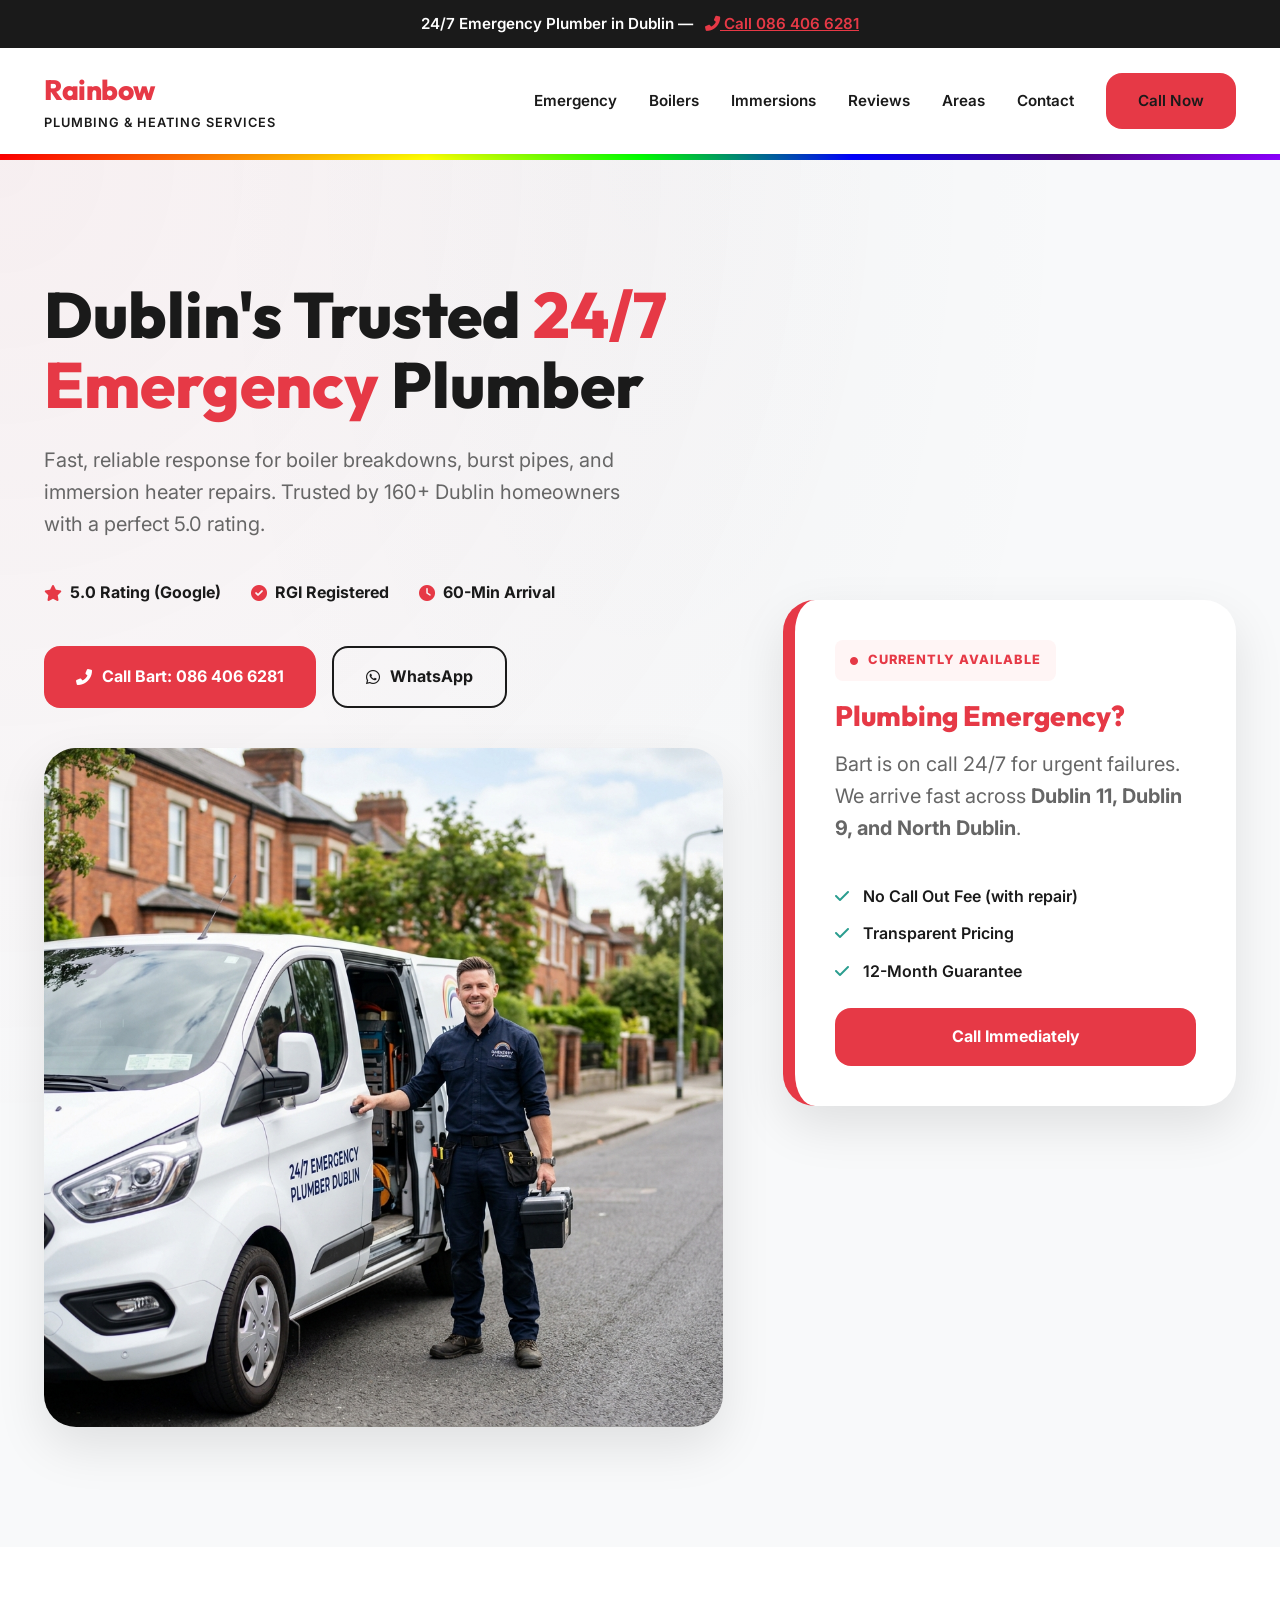
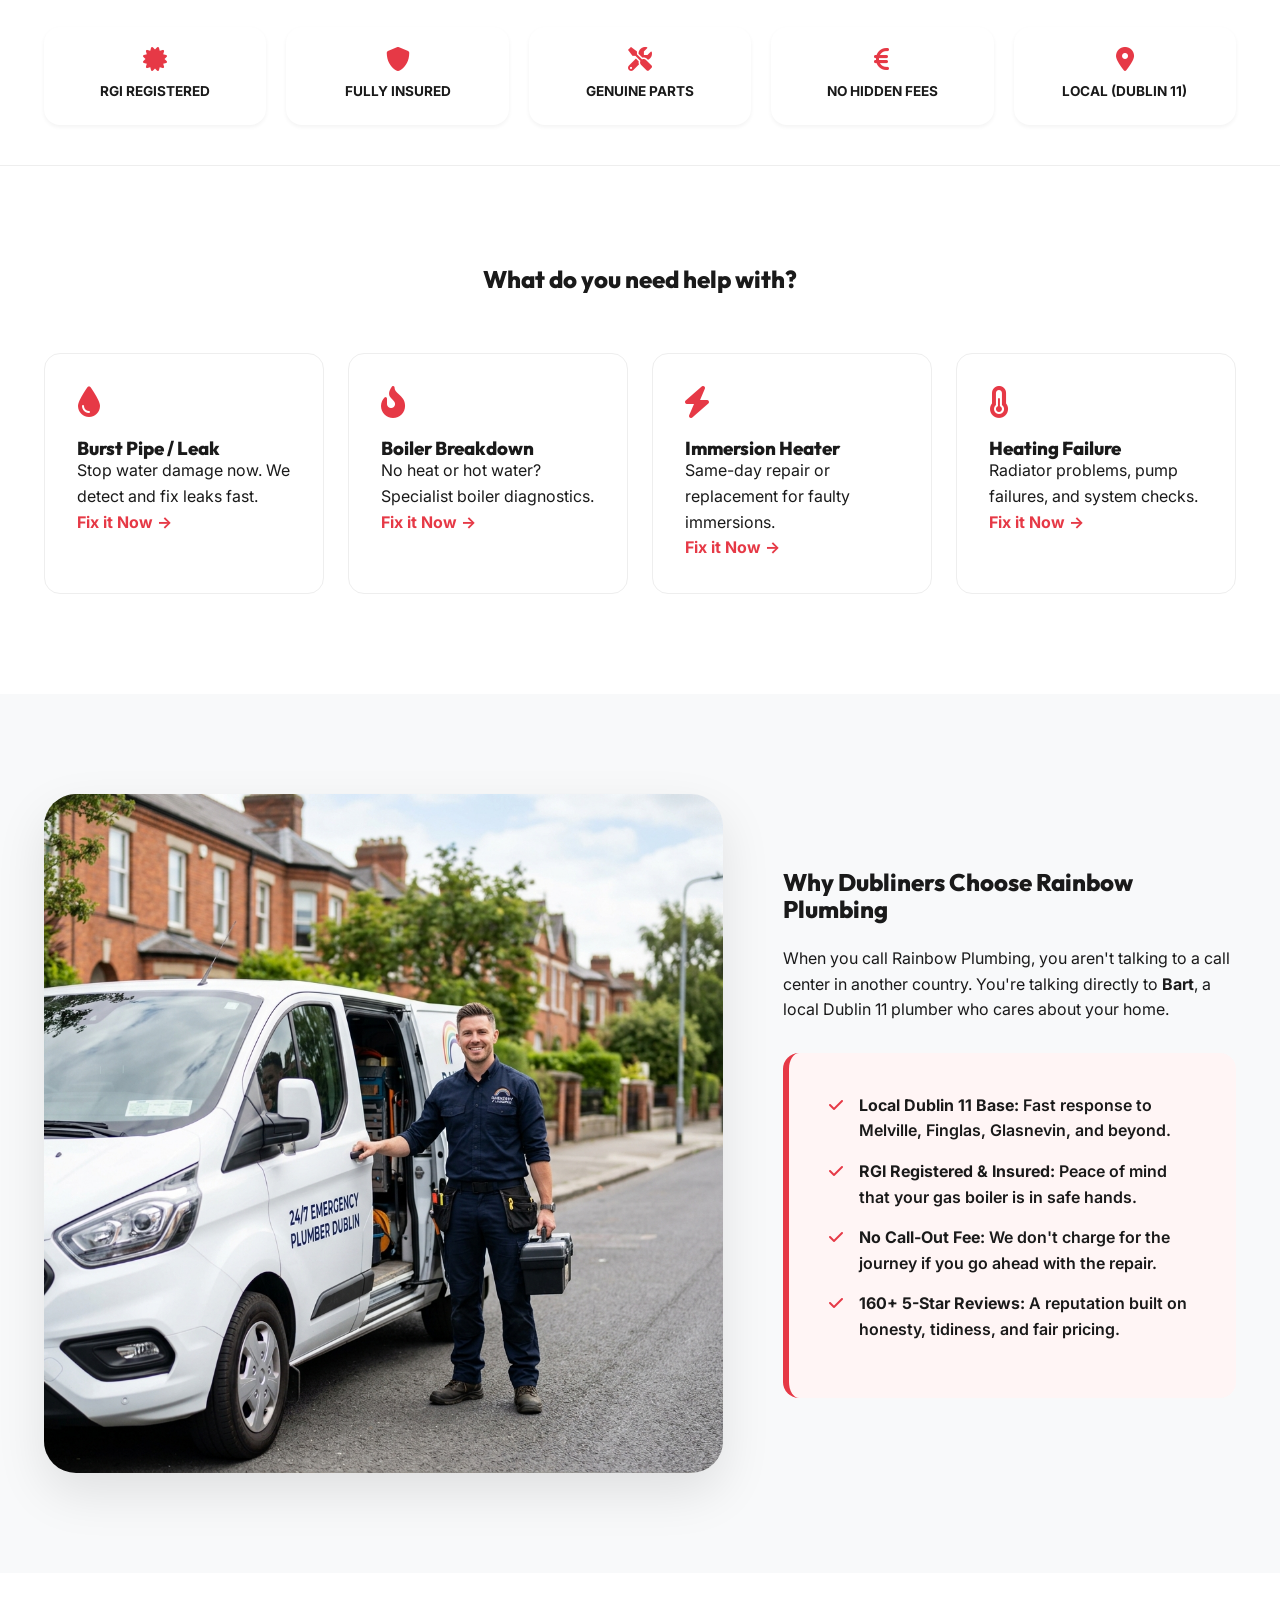
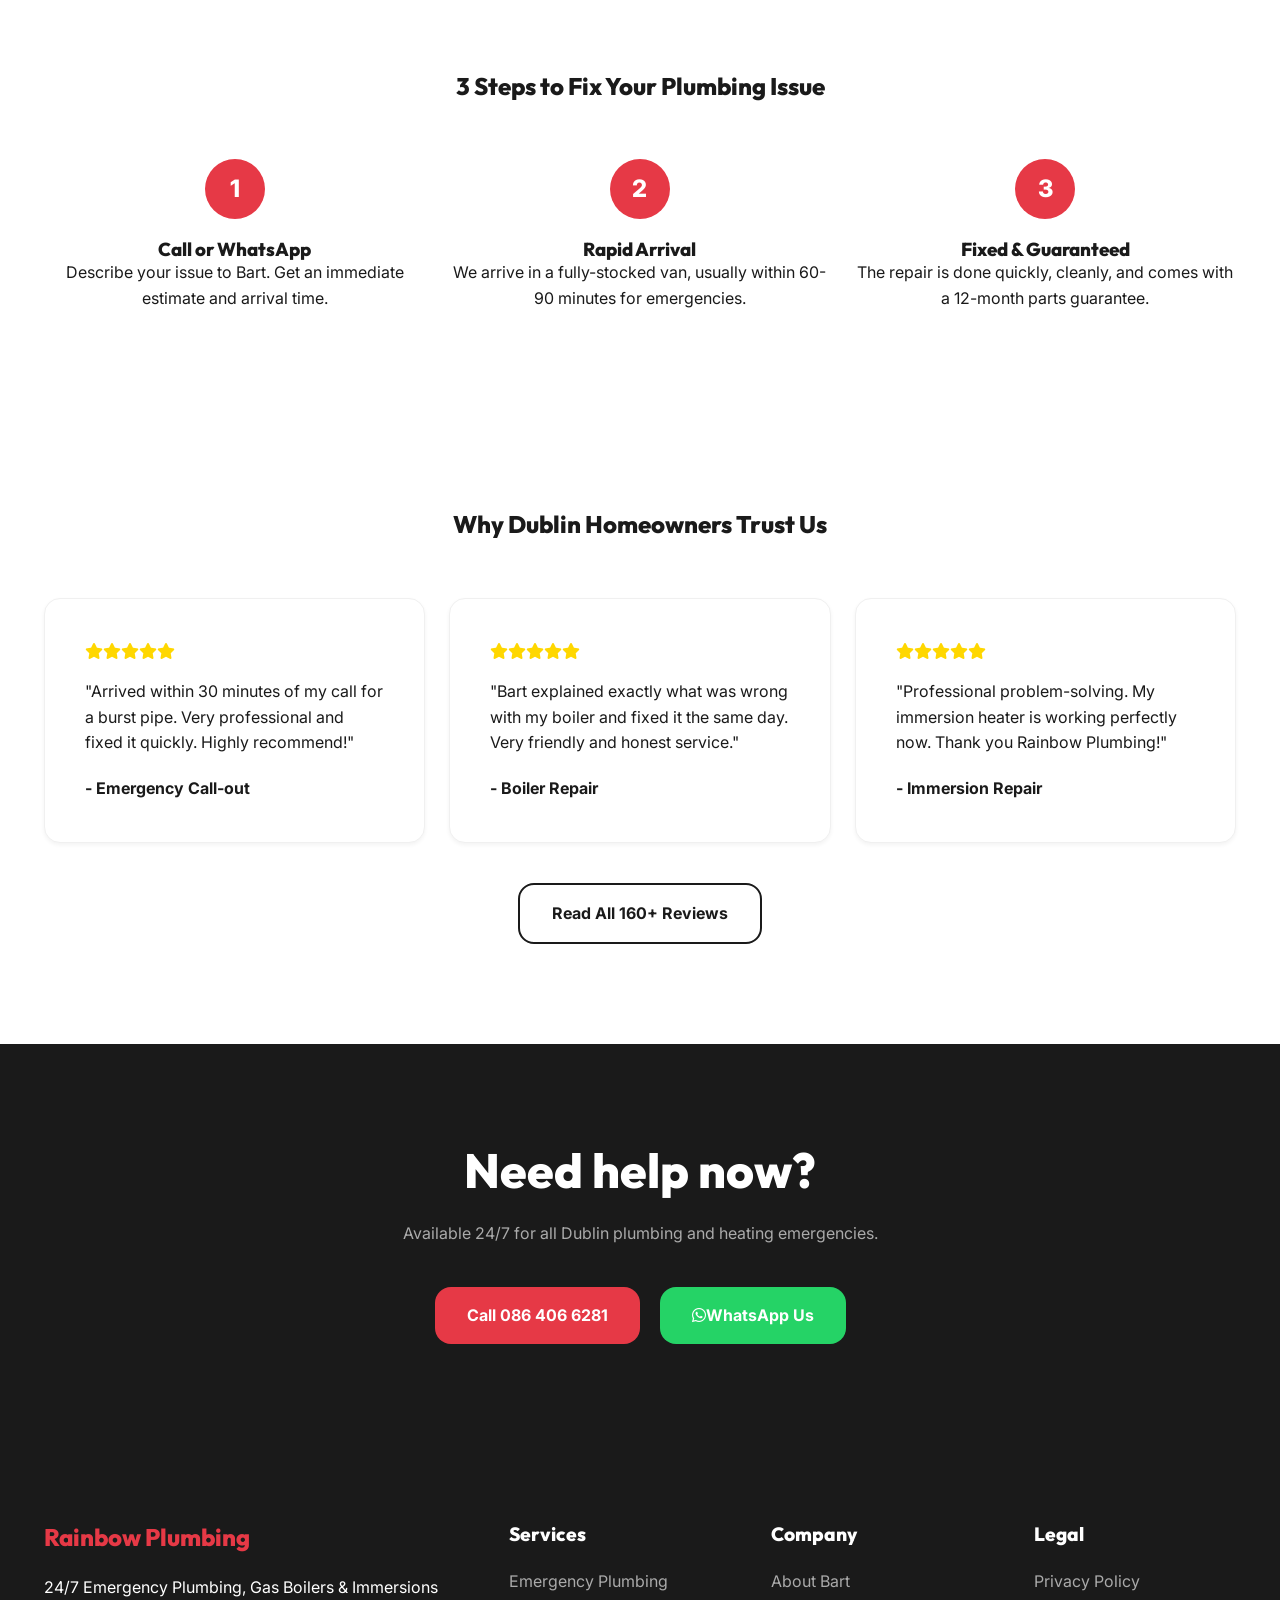
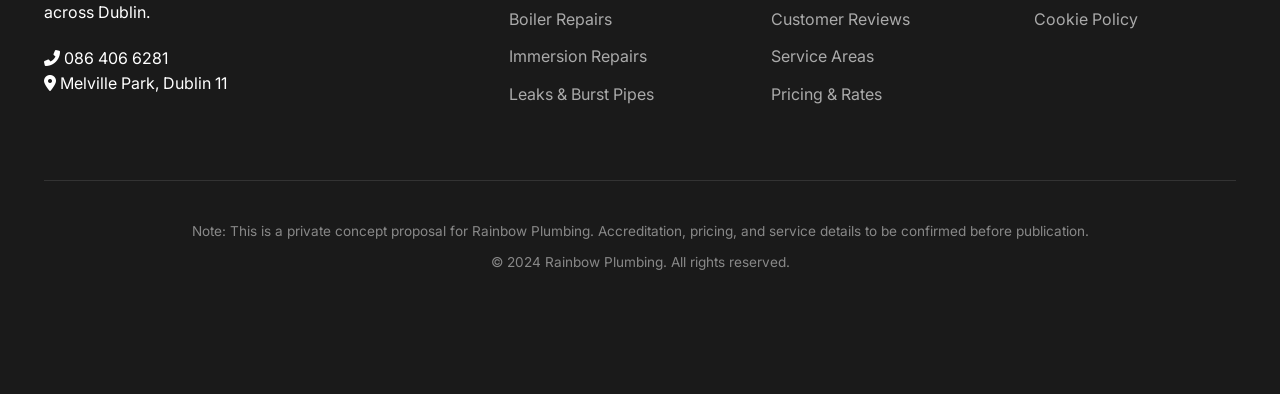
<file: index.html>
<!DOCTYPE html>
<html lang="en">
<head>
    <meta charset="UTF-8">
    <meta name="viewport" content="width=device-width, initial-scale=1.0">
    <title>24/7 Emergency Plumber Dublin | Rainbow Plumbing - 160+ 5-Star Reviews</title>
    <meta name="description" content="Dublin's top-rated emergency plumber. Rainbow Plumbing (Bart) offers 24/7 repairs for boilers, leaks, and immersions. 160+ reviews, 5.0 rating. Call 086 406 6281.">
    
    <!-- CSS -->
    <link rel="stylesheet" href="styles.css">
    <link rel="stylesheet" href="https://cdnjs.cloudflare.com/ajax/libs/font-awesome/6.0.0/css/all.min.css">

    <!-- Schema -->
    <script type="application/ld+json">
    {
      "@context": "https://schema.org",
      "@type": "Plumber",
      "name": "Rainbow Plumbing 24/7 Emergency, Gas Boilers, Immersions",
      "image": "https://rainbowplumbing.ie/assets/images/logo.png",
      "url": "https://rainbowplumbing.ie",
      "telephone": "+353864066281",
      "address": {
        "@type": "PostalAddress",
        "streetAddress": "Melville Park, Jamestown Little",
        "addressLocality": "Dublin 11",
        "addressCountry": "IE"
      },
      "geo": {
        "@type": "GeoCoordinates",
        "latitude": 53.3934,
        "longitude": -6.2941
      },
      "openingHoursSpecification": {
        "@type": "OpeningHoursSpecification",
        "dayOfWeek": ["Monday","Tuesday","Wednesday","Thursday","Friday","Saturday","Sunday"],
        "opens": "00:00",
        "closes": "23:59"
      },
      "aggregateRating": {
        "@type": "AggregateRating",
        "ratingValue": "5.0",
        "reviewCount": "161"
      }
    }
    </script>
</head>
<body>

    <!-- Emergency Top Bar -->
    <div class="top-bar">
        24/7 Emergency Plumber in Dublin — <a href="tel:+353864066281"><i class="fas fa-phone-alt"></i> Call 086 406 6281</a>
    </div>

    <!-- Header -->
    <header>
        <div class="container">
            <div class="header-inner">
                <a href="index.html" class="logo-wrap">
                    <div>
                        <span class="logo-text">Rainbow</span>
                        <span class="logo-subtext">Plumbing & Heating Services</span>
                    </div>
                </a>
                
                <nav class="nav-links">
                    <a href="emergency-plumber-dublin.html">Emergency</a>
                    <a href="gas-boiler-repair-dublin.html">Boilers</a>
                    <a href="immersion-heater-repair-dublin.html">Immersions</a>
                    <a href="reviews.html">Reviews</a>
                    <a href="service-areas.html">Areas</a>
                    <a href="contact.html">Contact</a>
                    <a href="tel:+353864066281" class="btn btn-primary header-cta">Call Now</a>
                </nav>

                <div class="menu-btn">
                    <i class="fas fa-bars"></i>
                </div>
            </div>
        </div>
    </header>

    <div class="rainbow-strip"></div>

    <!-- Hero -->
    <section class="hero">
        <div class="container">
            <div class="hero-grid">
                <div class="hero-content">
                    <h1>Dublin's Trusted <span style="color: var(--primary);">24/7 Emergency</span> Plumber</h1>
                    <p>Fast, reliable response for boiler breakdowns, burst pipes, and immersion heater repairs. Trusted by 160+ Dublin homeowners with a perfect 5.0 rating.</p>
                    
                    <div class="trust-badges">
                        <div class="badge"><i class="fas fa-star"></i> 5.0 Rating (Google)</div>
                        <div class="badge"><i class="fas fa-check-circle"></i> RGI Registered</div>
                        <div class="badge"><i class="fas fa-clock"></i> 60-Min Arrival</div>
                    </div>

                    <div style="display: flex; gap: 16px; flex-wrap: wrap; margin-bottom: 40px;">
                        <a href="tel:+353864066281" class="btn btn-primary"><i class="fas fa-phone-alt" style="margin-right: 10px;"></i> Call Bart: 086 406 6281</a>
                        <a href="https://wa.me/353864066281" class="btn btn-outline"><i class="fab fa-whatsapp" style="margin-right: 10px;"></i> WhatsApp</a>
                    </div>

                    <div class="hero-img-wrap">
                        <img src="assets/images/hero.png" alt="Rainbow Plumbing Professional Service">
                    </div>
                </div>

                <div class="emergency-card">
                    <div style="background: #FFF5F5; padding: 10px 15px; border-radius: 8px; color: var(--primary); font-weight: 800; display: inline-block; margin-bottom: 20px; font-size: 0.8rem; text-transform: uppercase; letter-spacing: 1px;">
                        <i class="fas fa-circle" style="font-size: 8px; vertical-align: middle; margin-right: 5px; animation: pulse 1.5s infinite;"></i> Currently Available
                    </div>
                    <h3>Plumbing Emergency?</h3>
                    <p>Bart is on call 24/7 for urgent failures. We arrive fast across <strong>Dublin 11, Dublin 9, and North Dublin</strong>.</p>
                    
                    <ul style="margin: 24px 0; padding-left: 0; list-style: none;">
                        <li style="margin-bottom: 12px; font-weight: 600;"><i class="fas fa-check" style="color: var(--success); margin-right: 10px;"></i> No Call Out Fee (with repair)</li>
                        <li style="margin-bottom: 12px; font-weight: 600;"><i class="fas fa-check" style="color: var(--success); margin-right: 10px;"></i> Transparent Pricing</li>
                        <li style="margin-bottom: 12px; font-weight: 600;"><i class="fas fa-check" style="color: var(--success); margin-right: 10px;"></i> 12-Month Guarantee</li>
                    </ul>

                    <a href="tel:+353864066281" class="btn btn-primary" style="width: 100%;">Call Immediately</a>
                </div>
            </div>
        </div>
    </section>

    <!-- Trust Row -->
    <div style="background: var(--white); padding: 40px 0; border-bottom: 1px solid #EEE;">
        <div class="container">
            <div class="trust-icons">
                <div class="trust-item">
                    <i class="fas fa-certificate"></i>
                    <span>RGI REGISTERED</span>
                </div>
                <div class="trust-item">
                    <i class="fas fa-shield-alt"></i>
                    <span>FULLY INSURED</span>
                </div>
                <div class="trust-item">
                    <i class="fas fa-tools"></i>
                    <span>GENUINE PARTS</span>
                </div>
                <div class="trust-item">
                    <i class="fas fa-euro-sign"></i>
                    <span>NO HIDDEN FEES</span>
                </div>
                <div class="trust-item">
                    <i class="fas fa-map-marker-alt"></i>
                    <span>LOCAL (DUBLIN 11)</span>
                </div>
            </div>
        </div>
    </div>

    <!-- Services -->
    <section class="section">
        <div class="container">
            <h2 style="text-align: center; margin-bottom: 60px;">What do you need help with?</h2>
            <div class="problem-grid">
                <a href="leaks-burst-pipes-dublin.html" class="p-card">
                    <i class="fas fa-tint"></i>
                    <h3>Burst Pipe / Leak</h3>
                    <p>Stop water damage now. We detect and fix leaks fast.</p>
                    <span style="color: var(--primary); font-weight: 700;">Fix it Now &rarr;</span>
                </a>
                <a href="gas-boiler-repair-dublin.html" class="p-card">
                    <i class="fas fa-fire-alt"></i>
                    <h3>Boiler Breakdown</h3>
                    <p>No heat or hot water? Specialist boiler diagnostics.</p>
                    <span style="color: var(--primary); font-weight: 700;">Fix it Now &rarr;</span>
                </a>
                <a href="immersion-heater-repair-dublin.html" class="p-card">
                    <i class="fas fa-bolt"></i>
                    <h3>Immersion Heater</h3>
                    <p>Same-day repair or replacement for faulty immersions.</p>
                    <span style="color: var(--primary); font-weight: 700;">Fix it Now &rarr;</span>
                </a>
                <a href="central-heating-repairs-dublin.html" class="p-card">
                    <i class="fas fa-thermometer-half"></i>
                    <h3>Heating Failure</h3>
                    <p>Radiator problems, pump failures, and system checks.</p>
                    <span style="color: var(--primary); font-weight: 700;">Fix it Now &rarr;</span>
                </a>
            </div>
        </div>
    </section>

    <!-- Why Choose Bart -->
    <section class="section" style="background: var(--bg-light);">
        <div class="container">
            <div class="hero-grid">
                <div class="hero-img-wrap">
                    <img src="assets/images/hero.png" alt="Bart at work">
                </div>
                <div>
                    <h2 style="margin-bottom: 24px;">Why Dubliners Choose Rainbow Plumbing</h2>
                    <p>When you call Rainbow Plumbing, you aren't talking to a call center in another country. You're talking directly to <strong>Bart</strong>, a local Dublin 11 plumber who cares about your home.</p>
                    
                    <div class="checklist-box" style="margin-top: 30px;">
                        <li><strong>Local Dublin 11 Base:</strong> Fast response to Melville, Finglas, Glasnevin, and beyond.</li>
                        <li><strong>RGI Registered & Insured:</strong> Peace of mind that your gas boiler is in safe hands.</li>
                        <li><strong>No Call-Out Fee:</strong> We don't charge for the journey if you go ahead with the repair.</li>
                        <li><strong>160+ 5-Star Reviews:</strong> A reputation built on honesty, tidiness, and fair pricing.</li>
                    </div>
                </div>
            </div>
        </div>
    </section>

    <!-- How it Works -->
    <section class="section">
        <div class="container">
            <h2 style="text-align: center; margin-bottom: 60px;">3 Steps to Fix Your Plumbing Issue</h2>
            <div class="problem-grid" style="text-align: center;">
                <div class="step-card">
                    <div style="width: 60px; height: 60px; background: var(--primary); color: var(--white); border-radius: 50%; display: flex; align-items: center; justify-content: center; margin: 0 auto 20px; font-size: 1.5rem; font-weight: 800;">1</div>
                    <h3>Call or WhatsApp</h3>
                    <p>Describe your issue to Bart. Get an immediate estimate and arrival time.</p>
                </div>
                <div class="step-card">
                    <div style="width: 60px; height: 60px; background: var(--primary); color: var(--white); border-radius: 50%; display: flex; align-items: center; justify-content: center; margin: 0 auto 20px; font-size: 1.5rem; font-weight: 800;">2</div>
                    <h3>Rapid Arrival</h3>
                    <p>We arrive in a fully-stocked van, usually within 60-90 minutes for emergencies.</p>
                </div>
                <div class="step-card">
                    <div style="width: 60px; height: 60px; background: var(--primary); color: var(--white); border-radius: 50%; display: flex; align-items: center; justify-content: center; margin: 0 auto 20px; font-size: 1.5rem; font-weight: 800;">3</div>
                    <h3>Fixed & Guaranteed</h3>
                    <p>The repair is done quickly, cleanly, and comes with a 12-month parts guarantee.</p>
                </div>
            </div>
        </div>
    </section>

    <!-- Review Section -->
    <section class="section">
        <div class="container">
            <h2 style="text-align: center; margin-bottom: 60px;">Why Dublin Homeowners Trust Us</h2>
            <div class="problem-grid">
                <div class="review-card">
                    <div class="stars"><i class="fas fa-star"></i><i class="fas fa-star"></i><i class="fas fa-star"></i><i class="fas fa-star"></i><i class="fas fa-star"></i></div>
                    <p>"Arrived within 30 minutes of my call for a burst pipe. Very professional and fixed it quickly. Highly recommend!"</p>
                    <strong style="display: block; margin-top: 20px;">- Emergency Call-out</strong>
                </div>
                <div class="review-card">
                    <div class="stars"><i class="fas fa-star"></i><i class="fas fa-star"></i><i class="fas fa-star"></i><i class="fas fa-star"></i><i class="fas fa-star"></i></div>
                    <p>"Bart explained exactly what was wrong with my boiler and fixed it the same day. Very friendly and honest service."</p>
                    <strong style="display: block; margin-top: 20px;">- Boiler Repair</strong>
                </div>
                <div class="review-card">
                    <div class="stars"><i class="fas fa-star"></i><i class="fas fa-star"></i><i class="fas fa-star"></i><i class="fas fa-star"></i><i class="fas fa-star"></i></div>
                    <p>"Professional problem-solving. My immersion heater is working perfectly now. Thank you Rainbow Plumbing!"</p>
                    <strong style="display: block; margin-top: 20px;">- Immersion Repair</strong>
                </div>
            </div>
            <div style="text-align: center; margin-top: 40px;">
                <a href="reviews.html" class="btn btn-outline">Read All 160+ Reviews</a>
            </div>
        </div>
    </section>

    <!-- Final CTA -->
    <section class="section" style="background: var(--secondary); color: var(--white); text-align: center;">
        <div class="container">
            <h2 style="color: var(--white); font-size: 3rem; margin-bottom: 24px;">Need help now?</h2>
            <p style="color: #AAA; margin-bottom: 40px;">Available 24/7 for all Dublin plumbing and heating emergencies.</p>
            <div style="display: flex; gap: 20px; justify-content: center; flex-wrap: wrap;">
                <a href="tel:+353864066281" class="btn btn-primary">Call 086 406 6281</a>
                <a href="https://wa.me/353864066281?text=Hi%20Rainbow%20Plumbing%2C%20I%20need%20help%20with%20a%20plumbing%20or%20heating%20issue." class="btn btn-whatsapp"><i class="fab fa-whatsapp"></i> WhatsApp Us</a>
            </div>
        </div>
    </section>

    <!-- Footer -->
    <footer>
        <div class="container">
            <div class="footer-grid">
                <div class="footer-col">
                    <h4 style="color: var(--primary); font-size: 1.5rem;">Rainbow Plumbing</h4>
                    <p>24/7 Emergency Plumbing, Gas Boilers & Immersions across Dublin.</p>
                    <p style="margin-top: 20px;"><i class="fas fa-phone-alt"></i> 086 406 6281</p>
                    <p><i class="fas fa-map-marker-alt"></i> Melville Park, Dublin 11</p>
                </div>
                <div class="footer-col">
                    <h4>Services</h4>
                    <ul class="footer-links">
                        <li><a href="emergency-plumber-dublin.html">Emergency Plumbing</a></li>
                        <li><a href="gas-boiler-repair-dublin.html">Boiler Repairs</a></li>
                        <li><a href="immersion-heater-repair-dublin.html">Immersion Repairs</a></li>
                        <li><a href="leaks-burst-pipes-dublin.html">Leaks & Burst Pipes</a></li>
                    </ul>
                </div>
                <div class="footer-col">
                    <h4>Company</h4>
                    <ul class="footer-links">
                        <li><a href="about.html">About Bart</a></li>
                        <li><a href="reviews.html">Customer Reviews</a></li>
                        <li><a href="service-areas.html">Service Areas</a></li>
                        <li><a href="pricing.html">Pricing & Rates</a></li>
                    </ul>
                </div>
                <div class="footer-col">
                    <h4>Legal</h4>
                    <ul class="footer-links">
                        <li><a href="privacy-policy.html">Privacy Policy</a></li>
                        <li><a href="cookie-policy.html">Cookie Policy</a></li>
                    </ul>
                </div>
            </div>
            <div style="margin-top: 60px; padding-top: 40px; border-top: 1px solid #333; text-align: center; color: #888; font-size: 0.85rem;">
                <p>Note: This is a private concept proposal for Rainbow Plumbing. Accreditation, pricing, and service details to be confirmed before publication.</p>
                <p style="margin-top: 10px;">&copy; 2024 Rainbow Plumbing. All rights reserved.</p>
            </div>
        </div>
    </footer>

    <!-- Mobile Sticky -->
    <div class="mobile-sticky">
        <a href="tel:+353864066281" class="m-item m-call"><i class="fas fa-phone-alt"></i> CALL NOW</a>
        <a href="https://wa.me/353864066281?text=Hi%20Rainbow%20Plumbing%2C%20I%20need%20help%20with%20a%20plumbing%20or%20heating%20issue." class="m-item m-whatsapp"><i class="fab fa-whatsapp"></i> WHATSAPP</a>
        <a href="contact.html" class="m-item m-callback"><i class="fas fa-envelope"></i> CALLBACK</a>
    </div>

    <script src="script.js"></script>
</body>
</html>
</file>
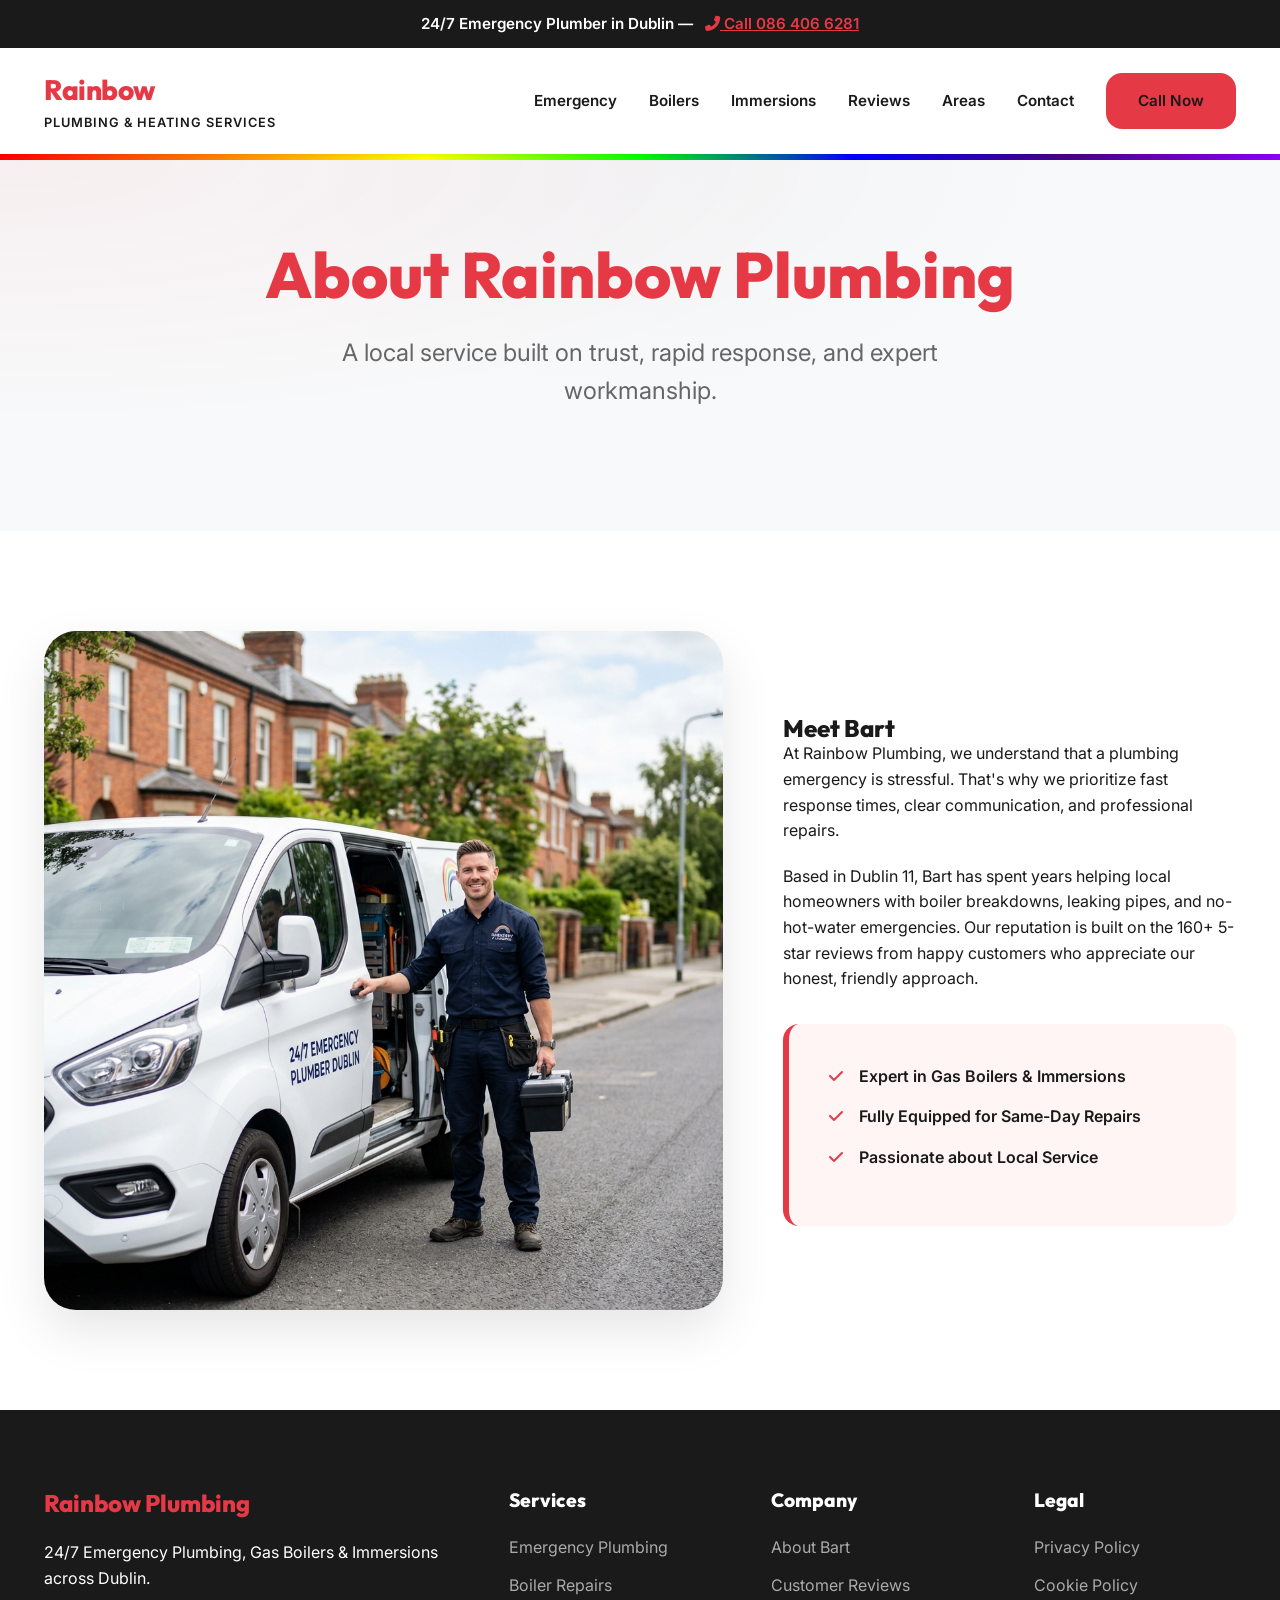
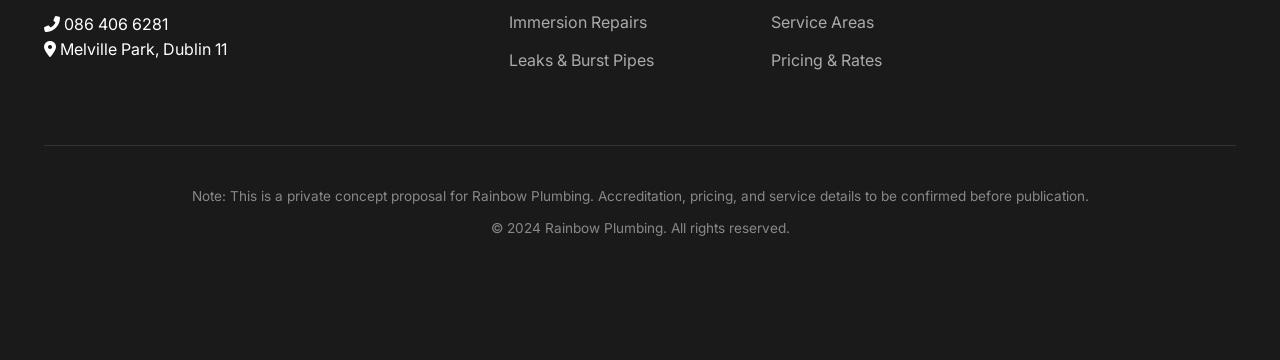
<file: about.html>
<!DOCTYPE html>
<html lang="en">
<head>
    <meta charset="UTF-8"><meta name="viewport" content="width=device-width, initial-scale=1.0">
    <title>About Rainbow Plumbing | Meet Bart | Local Dublin Plumber</title>
    <link rel="stylesheet" href="styles.css">
    <link rel="stylesheet" href="https://cdnjs.cloudflare.com/ajax/libs/font-awesome/6.0.0/css/all.min.css">
</head>
<body>
    <!-- Emergency Top Bar -->
    <div class="top-bar">
        24/7 Emergency Plumber in Dublin — <a href="tel:+353864066281"><i class="fas fa-phone-alt"></i> Call 086 406 6281</a>
    </div>

    <!-- Header -->
    <header>
        <div class="container">
            <div class="header-inner">
                <a href="index.html" class="logo-wrap">
                    <div>
                        <span class="logo-text">Rainbow</span>
                        <span class="logo-subtext">Plumbing & Heating Services</span>
                    </div>
                </a>
                
                <nav class="nav-links">
                    <a href="emergency-plumber-dublin.html">Emergency</a>
                    <a href="gas-boiler-repair-dublin.html">Boilers</a>
                    <a href="immersion-heater-repair-dublin.html">Immersions</a>
                    <a href="reviews.html">Reviews</a>
                    <a href="service-areas.html">Areas</a>
                    <a href="contact.html">Contact</a>
                    <a href="tel:+353864066281" class="btn btn-primary header-cta">Call Now</a>
                </nav>

                <div class="menu-btn">
                    <i class="fas fa-bars"></i>
                </div>
            </div>
        </div>
    </header>

    <div class="rainbow-strip"></div>

    <section class="hero" style="padding: 80px 0;">
        <div class="container" style="text-align: center;">
            <h1 style="color: var(--primary);">About Rainbow Plumbing</h1>
            <p style="margin: 20px auto 40px; font-size: 1.5rem;">A local service built on trust, rapid response, and expert workmanship.</p>
        </div>
    </section>

    <section class="section">
        <div class="container">
            <div class="hero-grid">
                <div class="hero-img-wrap">
                    <img src="assets/images/hero.png" alt="Bart at work">
                </div>
                <div>
                    <h2>Meet Bart</h2>
                    <p>At Rainbow Plumbing, we understand that a plumbing emergency is stressful. That's why we prioritize fast response times, clear communication, and professional repairs.</p>
                    <p style="margin-top: 20px;">Based in Dublin 11, Bart has spent years helping local homeowners with boiler breakdowns, leaking pipes, and no-hot-water emergencies. Our reputation is built on the 160+ 5-star reviews from happy customers who appreciate our honest, friendly approach.</p>
                    <div class="checklist-box" style="margin-top: 32px;">
                        <li>Expert in Gas Boilers & Immersions</li>
                        <li>Fully Equipped for Same-Day Repairs</li>
                        <li>Passionate about Local Service</li>
                    </div>
                </div>
            </div>
        </div>
    </section>

    <!-- Footer -->
    <footer>
        <div class="container">
            <div class="footer-grid">
                <div class="footer-col">
                    <h4 style="color: var(--primary); font-size: 1.5rem;">Rainbow Plumbing</h4>
                    <p>24/7 Emergency Plumbing, Gas Boilers & Immersions across Dublin.</p>
                    <p style="margin-top: 20px;"><i class="fas fa-phone-alt"></i> 086 406 6281</p>
                    <p><i class="fas fa-map-marker-alt"></i> Melville Park, Dublin 11</p>
                </div>
                <div class="footer-col">
                    <h4>Services</h4>
                    <ul class="footer-links">
                        <li><a href="emergency-plumber-dublin.html">Emergency Plumbing</a></li>
                        <li><a href="gas-boiler-repair-dublin.html">Boiler Repairs</a></li>
                        <li><a href="immersion-heater-repair-dublin.html">Immersion Repairs</a></li>
                        <li><a href="leaks-burst-pipes-dublin.html">Leaks & Burst Pipes</a></li>
                    </ul>
                </div>
                <div class="footer-col">
                    <h4>Company</h4>
                    <ul class="footer-links">
                        <li><a href="about.html">About Bart</a></li>
                        <li><a href="reviews.html">Customer Reviews</a></li>
                        <li><a href="service-areas.html">Service Areas</a></li>
                        <li><a href="pricing.html">Pricing & Rates</a></li>
                    </ul>
                </div>
                <div class="footer-col">
                    <h4>Legal</h4>
                    <ul class="footer-links">
                        <li><a href="privacy-policy.html">Privacy Policy</a></li>
                        <li><a href="cookie-policy.html">Cookie Policy</a></li>
                    </ul>
                </div>
            </div>
            <div style="margin-top: 60px; padding-top: 40px; border-top: 1px solid #333; text-align: center; color: #888; font-size: 0.85rem;">
                <p>Note: This is a private concept proposal for Rainbow Plumbing. Accreditation, pricing, and service details to be confirmed before publication.</p>
                <p style="margin-top: 10px;">&copy; 2024 Rainbow Plumbing. All rights reserved.</p>
            </div>
        </div>
    </footer>

    <!-- Mobile Sticky -->
    <div class="mobile-sticky">
        <a href="tel:+353864066281" class="m-item m-call"><i class="fas fa-phone-alt"></i> CALL NOW</a>
        <a href="https://wa.me/353864066281?text=Hi%20Rainbow%20Plumbing%2C%20I%20need%20help%20with%20a%20plumbing%20or%20heating%20issue." class="m-item m-whatsapp"><i class="fab fa-whatsapp"></i> WHATSAPP</a>
        <a href="contact.html" class="m-item m-callback"><i class="fas fa-envelope"></i> CALLBACK</a>
    </div>

    <script src="script.js"></script>
</body>
</html>
</file>
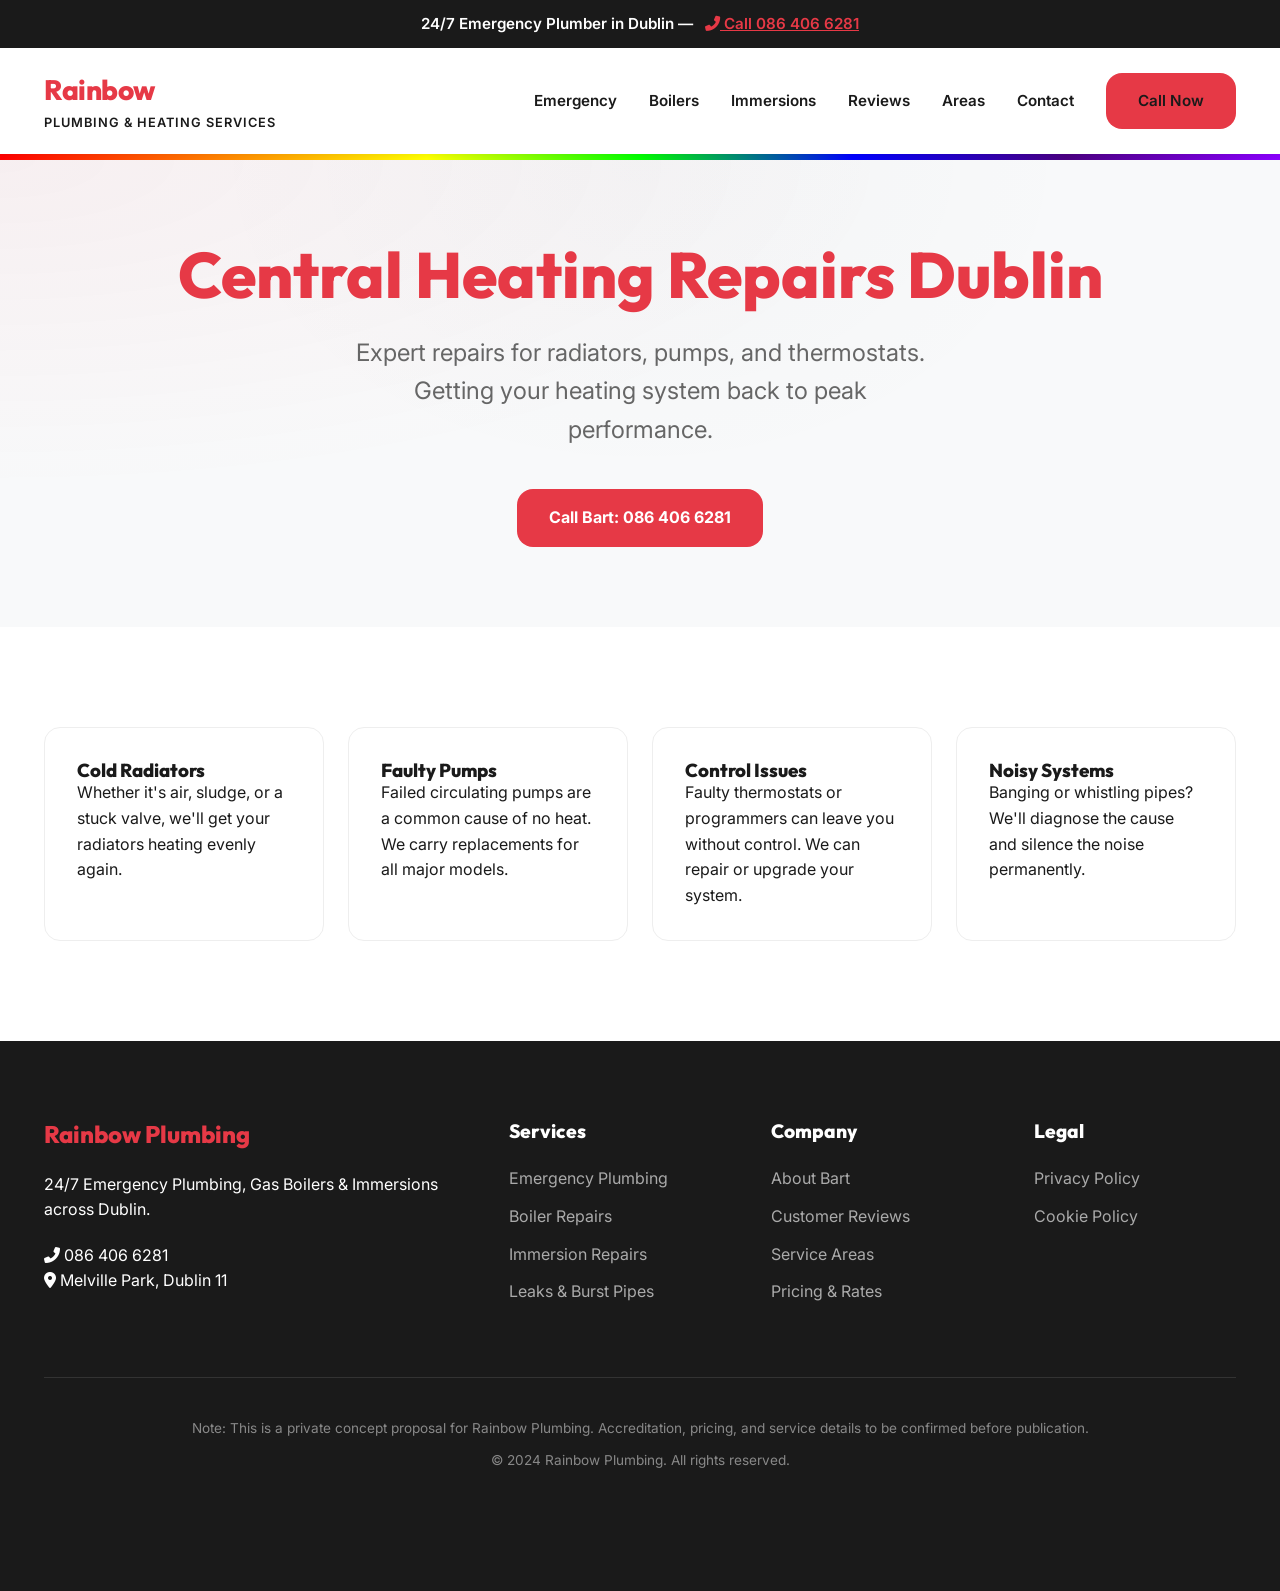
<file: central-heating-repairs-dublin.html>
<!DOCTYPE html>
<html lang="en">
<head>
    <meta charset="UTF-8"><meta name="viewport" content="width=device-width, initial-scale=1.0">
    <title>Central Heating Repairs Dublin | Radiators & Pumps | Rainbow Plumbing</title>
    <link rel="stylesheet" href="styles.css">
    <link rel="stylesheet" href="https://cdnjs.cloudflare.com/ajax/libs/font-awesome/6.0.0/css/all.min.css">
</head>
<body>
    <!-- Emergency Top Bar -->
    <div class="top-bar">
        24/7 Emergency Plumber in Dublin — <a href="tel:+353864066281"><i class="fas fa-phone-alt"></i> Call 086 406 6281</a>
    </div>

    <!-- Header -->
    <header>
        <div class="container">
            <div class="header-inner">
                <a href="index.html" class="logo-wrap">
                    <div>
                        <span class="logo-text">Rainbow</span>
                        <span class="logo-subtext">Plumbing & Heating Services</span>
                    </div>
                </a>
                
                <nav class="nav-links">
                    <a href="emergency-plumber-dublin.html">Emergency</a>
                    <a href="gas-boiler-repair-dublin.html">Boilers</a>
                    <a href="immersion-heater-repair-dublin.html">Immersions</a>
                    <a href="reviews.html">Reviews</a>
                    <a href="service-areas.html">Areas</a>
                    <a href="contact.html">Contact</a>
                    <a href="tel:+353864066281" class="btn btn-primary header-cta">Call Now</a>
                </nav>

                <div class="menu-btn">
                    <i class="fas fa-bars"></i>
                </div>
            </div>
        </div>
    </header>

    <div class="rainbow-strip"></div>

    <section class="hero" style="padding: 80px 0;">
        <div class="container" style="text-align: center;">
            <h1 style="color: var(--primary);">Central Heating Repairs Dublin</h1>
            <p style="margin: 20px auto 40px; font-size: 1.5rem;">Expert repairs for radiators, pumps, and thermostats. Getting your heating system back to peak performance.</p>
            <a href="tel:+353864066281" class="btn btn-primary">Call Bart: 086 406 6281</a>
        </div>
    </section>

    <section class="section">
        <div class="container">
            <div class="problem-grid">
                <div class="p-card">
                    <h3>Cold Radiators</h3>
                    <p>Whether it's air, sludge, or a stuck valve, we'll get your radiators heating evenly again.</p>
                </div>
                <div class="p-card">
                    <h3>Faulty Pumps</h3>
                    <p>Failed circulating pumps are a common cause of no heat. We carry replacements for all major models.</p>
                </div>
                <div class="p-card">
                    <h3>Control Issues</h3>
                    <p>Faulty thermostats or programmers can leave you without control. We can repair or upgrade your system.</p>
                </div>
                <div class="p-card">
                    <h3>Noisy Systems</h3>
                    <p>Banging or whistling pipes? We'll diagnose the cause and silence the noise permanently.</p>
                </div>
            </div>
        </div>
    </section>

    <!-- Footer -->
    <footer>
        <div class="container">
            <div class="footer-grid">
                <div class="footer-col">
                    <h4 style="color: var(--primary); font-size: 1.5rem;">Rainbow Plumbing</h4>
                    <p>24/7 Emergency Plumbing, Gas Boilers & Immersions across Dublin.</p>
                    <p style="margin-top: 20px;"><i class="fas fa-phone-alt"></i> 086 406 6281</p>
                    <p><i class="fas fa-map-marker-alt"></i> Melville Park, Dublin 11</p>
                </div>
                <div class="footer-col">
                    <h4>Services</h4>
                    <ul class="footer-links">
                        <li><a href="emergency-plumber-dublin.html">Emergency Plumbing</a></li>
                        <li><a href="gas-boiler-repair-dublin.html">Boiler Repairs</a></li>
                        <li><a href="immersion-heater-repair-dublin.html">Immersion Repairs</a></li>
                        <li><a href="leaks-burst-pipes-dublin.html">Leaks & Burst Pipes</a></li>
                    </ul>
                </div>
                <div class="footer-col">
                    <h4>Company</h4>
                    <ul class="footer-links">
                        <li><a href="about.html">About Bart</a></li>
                        <li><a href="reviews.html">Customer Reviews</a></li>
                        <li><a href="service-areas.html">Service Areas</a></li>
                        <li><a href="pricing.html">Pricing & Rates</a></li>
                    </ul>
                </div>
                <div class="footer-col">
                    <h4>Legal</h4>
                    <ul class="footer-links">
                        <li><a href="privacy-policy.html">Privacy Policy</a></li>
                        <li><a href="cookie-policy.html">Cookie Policy</a></li>
                    </ul>
                </div>
            </div>
            <div style="margin-top: 60px; padding-top: 40px; border-top: 1px solid #333; text-align: center; color: #888; font-size: 0.85rem;">
                <p>Note: This is a private concept proposal for Rainbow Plumbing. Accreditation, pricing, and service details to be confirmed before publication.</p>
                <p style="margin-top: 10px;">&copy; 2024 Rainbow Plumbing. All rights reserved.</p>
            </div>
        </div>
    </footer>

    <!-- Mobile Sticky -->
    <div class="mobile-sticky">
        <a href="tel:+353864066281" class="m-item m-call"><i class="fas fa-phone-alt"></i> CALL NOW</a>
        <a href="https://wa.me/353864066281?text=Hi%20Rainbow%20Plumbing%2C%20I%20need%20help%20with%20a%20plumbing%20or%20heating%20issue." class="m-item m-whatsapp"><i class="fab fa-whatsapp"></i> WHATSAPP</a>
        <a href="contact.html" class="m-item m-callback"><i class="fas fa-envelope"></i> CALLBACK</a>
    </div>

    <script src="script.js"></script>
</body>
</html>
</file>
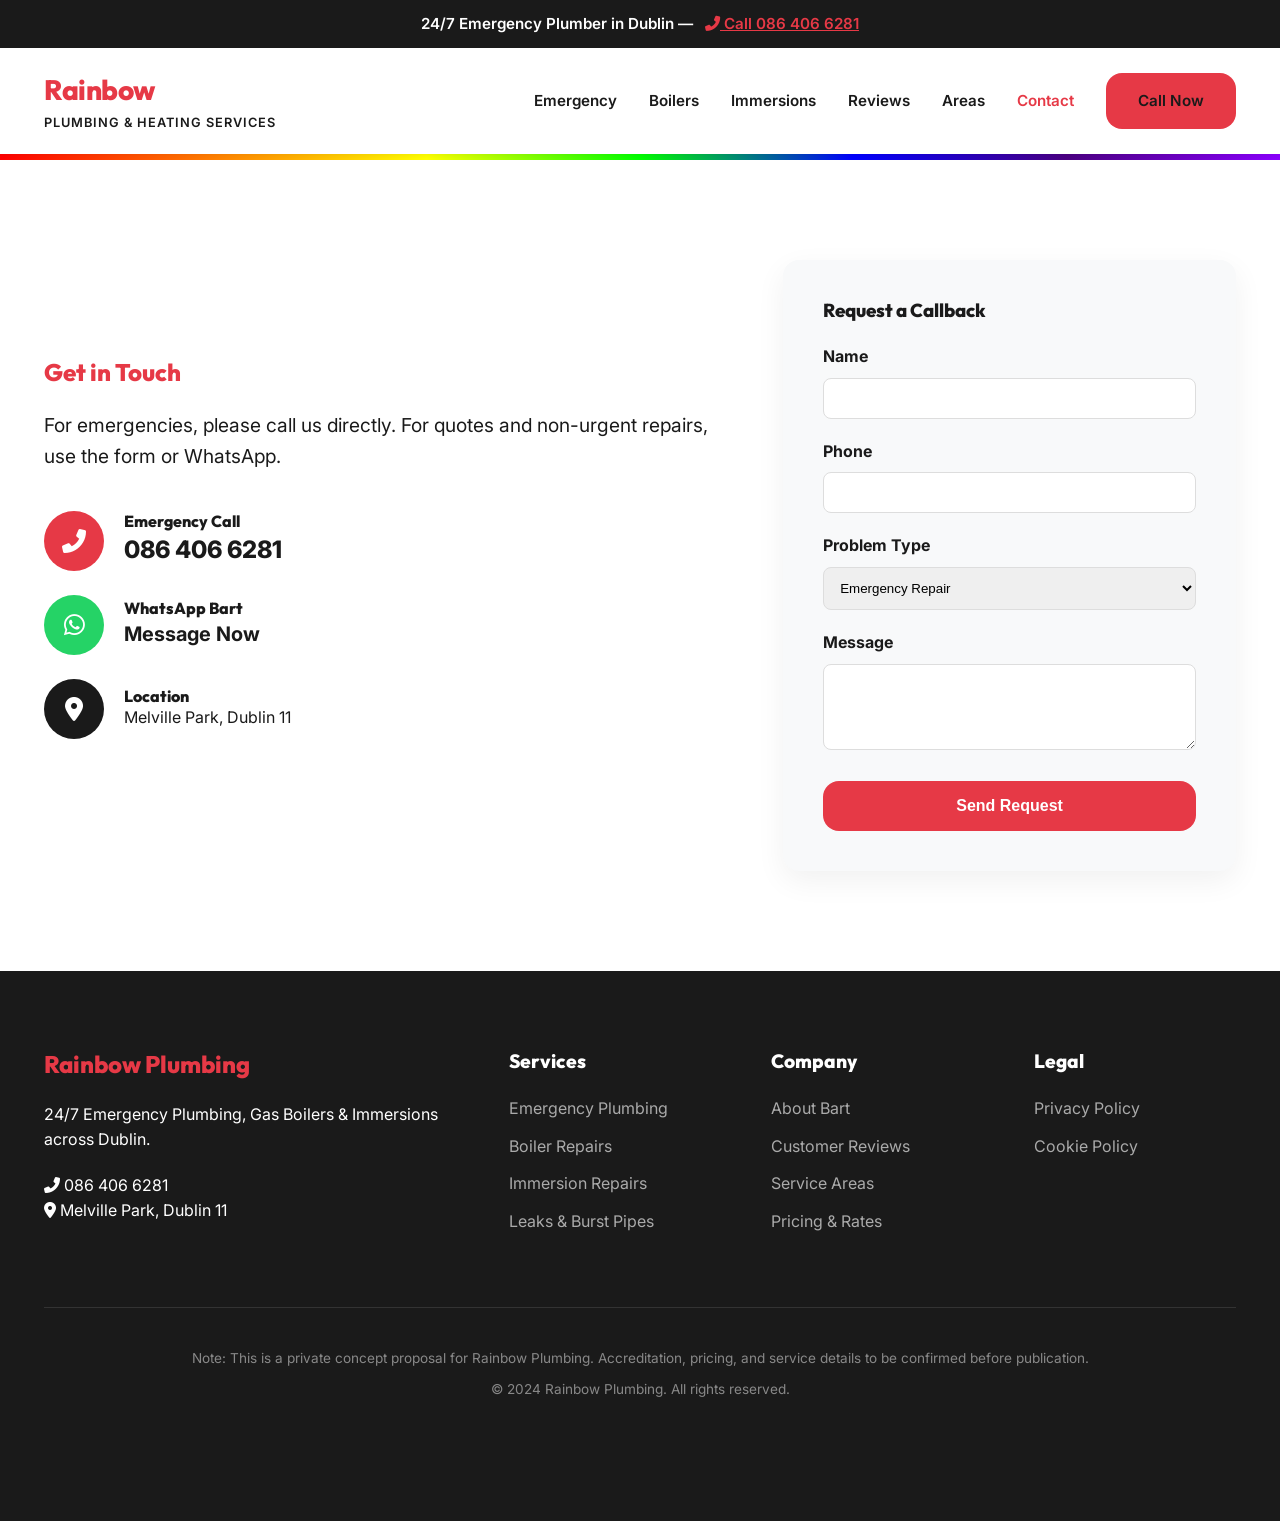
<file: contact.html>
<!DOCTYPE html>
<html lang="en">
<head>
    <meta charset="UTF-8"><meta name="viewport" content="width=device-width, initial-scale=1.0">
    <title>Contact Rainbow Plumbing | Request a Callback | 24/7 Dublin</title>
    <link rel="stylesheet" href="styles.css">
    <link rel="stylesheet" href="https://cdnjs.cloudflare.com/ajax/libs/font-awesome/6.0.0/css/all.min.css">
</head>
<body>
    <!-- Emergency Top Bar -->
    <div class="top-bar">
        24/7 Emergency Plumber in Dublin — <a href="tel:+353864066281"><i class="fas fa-phone-alt"></i> Call 086 406 6281</a>
    </div>

    <!-- Header -->
    <header>
        <div class="container">
            <div class="header-inner">
                <a href="index.html" class="logo-wrap">
                    <div>
                        <span class="logo-text">Rainbow</span>
                        <span class="logo-subtext">Plumbing & Heating Services</span>
                    </div>
                </a>
                
                <nav class="nav-links">
                    <a href="emergency-plumber-dublin.html">Emergency</a>
                    <a href="gas-boiler-repair-dublin.html">Boilers</a>
                    <a href="immersion-heater-repair-dublin.html">Immersions</a>
                    <a href="reviews.html">Reviews</a>
                    <a href="service-areas.html">Areas</a>
                    <a href="contact.html" class="active">Contact</a>
                    <a href="tel:+353864066281" class="btn btn-primary header-cta">Call Now</a>
                </nav>

                <div class="menu-btn">
                    <i class="fas fa-bars"></i>
                </div>
            </div>
        </div>
    </header>

    <div class="rainbow-strip"></div>

    <section class="section">
        <div class="container">
            <div class="hero-grid">
                <div>
                    <h1 style="color: var(--primary); margin-bottom: 24px;">Get in Touch</h1>
                    <p style="font-size: 1.2rem; margin-bottom: 40px;">For emergencies, please call us directly. For quotes and non-urgent repairs, use the form or WhatsApp.</p>
                    
                    <div style="margin-bottom: 32px;">
                        <div style="display: flex; align-items: center; gap: 20px; margin-bottom: 24px;">
                            <div style="width: 60px; height: 60px; background: var(--primary); border-radius: 50%; display: flex; align-items: center; justify-content: center; color: white; font-size: 1.5rem;"><i class="fas fa-phone-alt"></i></div>
                            <div>
                                <h4 style="margin: 0;">Emergency Call</h4>
                                <a href="tel:+353864066281" style="font-size: 1.5rem; font-weight: 800;">086 406 6281</a>
                            </div>
                        </div>
                        <div style="display: flex; align-items: center; gap: 20px; margin-bottom: 24px;">
                            <div style="width: 60px; height: 60px; background: #25D366; border-radius: 50%; display: flex; align-items: center; justify-content: center; color: white; font-size: 1.5rem;"><i class="fab fa-whatsapp"></i></div>
                            <div>
                                <h4 style="margin: 0;">WhatsApp Bart</h4>
                                <a href="https://wa.me/353864066281" style="font-size: 1.25rem; font-weight: 700;">Message Now</a>
                            </div>
                        </div>
                        <div style="display: flex; align-items: center; gap: 20px;">
                            <div style="width: 60px; height: 60px; background: var(--secondary); border-radius: 50%; display: flex; align-items: center; justify-content: center; color: white; font-size: 1.5rem;"><i class="fas fa-map-marker-alt"></i></div>
                            <div>
                                <h4 style="margin: 0;">Location</h4>
                                <p>Melville Park, Dublin 11</p>
                            </div>
                        </div>
                    </div>
                </div>

                <div style="background: var(--bg-light); padding: 40px; border-radius: var(--radius-md); box-shadow: var(--shadow-md);">
                    <h3 style="margin-bottom: 24px;">Request a Callback</h3>
                    <form action="#" method="POST">
                        <div style="margin-bottom: 20px;">
                            <label style="display: block; font-weight: 700; margin-bottom: 8px;">Name</label>
                            <input type="text" style="width: 100%; padding: 12px; border: 1px solid #DDD; border-radius: 8px;" required>
                        </div>
                        <div style="margin-bottom: 20px;">
                            <label style="display: block; font-weight: 700; margin-bottom: 8px;">Phone</label>
                            <input type="tel" style="width: 100%; padding: 12px; border: 1px solid #DDD; border-radius: 8px;" required>
                        </div>
                        <div style="margin-bottom: 20px;">
                            <label style="display: block; font-weight: 700; margin-bottom: 8px;">Problem Type</label>
                            <select style="width: 100%; padding: 12px; border: 1px solid #DDD; border-radius: 8px;">
                                <option>Emergency Repair</option>
                                <option>Boiler Service/Repair</option>
                                <option>Immersion Repair</option>
                                <option>Heating Issue</option>
                                <option>Other</option>
                            </select>
                        </div>
                        <div style="margin-bottom: 24px;">
                            <label style="display: block; font-weight: 700; margin-bottom: 8px;">Message</label>
                            <textarea style="width: 100%; padding: 12px; border: 1px solid #DDD; border-radius: 8px;" rows="4"></textarea>
                        </div>
                        <button type="submit" class="btn btn-primary" style="width: 100%;">Send Request</button>
                    </form>
                </div>
            </div>
        </div>
    </section>

    <!-- Footer -->
    <footer>
        <div class="container">
            <div class="footer-grid">
                <div class="footer-col">
                    <h4 style="color: var(--primary); font-size: 1.5rem;">Rainbow Plumbing</h4>
                    <p>24/7 Emergency Plumbing, Gas Boilers & Immersions across Dublin.</p>
                    <p style="margin-top: 20px;"><i class="fas fa-phone-alt"></i> 086 406 6281</p>
                    <p><i class="fas fa-map-marker-alt"></i> Melville Park, Dublin 11</p>
                </div>
                <div class="footer-col">
                    <h4>Services</h4>
                    <ul class="footer-links">
                        <li><a href="emergency-plumber-dublin.html">Emergency Plumbing</a></li>
                        <li><a href="gas-boiler-repair-dublin.html">Boiler Repairs</a></li>
                        <li><a href="immersion-heater-repair-dublin.html">Immersion Repairs</a></li>
                        <li><a href="leaks-burst-pipes-dublin.html">Leaks & Burst Pipes</a></li>
                    </ul>
                </div>
                <div class="footer-col">
                    <h4>Company</h4>
                    <ul class="footer-links">
                        <li><a href="about.html">About Bart</a></li>
                        <li><a href="reviews.html">Customer Reviews</a></li>
                        <li><a href="service-areas.html">Service Areas</a></li>
                        <li><a href="pricing.html">Pricing & Rates</a></li>
                    </ul>
                </div>
                <div class="footer-col">
                    <h4>Legal</h4>
                    <ul class="footer-links">
                        <li><a href="privacy-policy.html">Privacy Policy</a></li>
                        <li><a href="cookie-policy.html">Cookie Policy</a></li>
                    </ul>
                </div>
            </div>
            <div style="margin-top: 60px; padding-top: 40px; border-top: 1px solid #333; text-align: center; color: #888; font-size: 0.85rem;">
                <p>Note: This is a private concept proposal for Rainbow Plumbing. Accreditation, pricing, and service details to be confirmed before publication.</p>
                <p style="margin-top: 10px;">&copy; 2024 Rainbow Plumbing. All rights reserved.</p>
            </div>
        </div>
    </footer>

    <!-- Mobile Sticky -->
    <div class="mobile-sticky">
        <a href="tel:+353864066281" class="m-item m-call"><i class="fas fa-phone-alt"></i> CALL NOW</a>
        <a href="https://wa.me/353864066281?text=Hi%20Rainbow%20Plumbing%2C%20I%20need%20help%20with%20a%20plumbing%20or%20heating%20issue." class="m-item m-whatsapp"><i class="fab fa-whatsapp"></i> WHATSAPP</a>
        <a href="contact.html" class="m-item m-callback"><i class="fas fa-envelope"></i> CALLBACK</a>
    </div>

    <script src="script.js"></script>
</body>
</html>
</file>
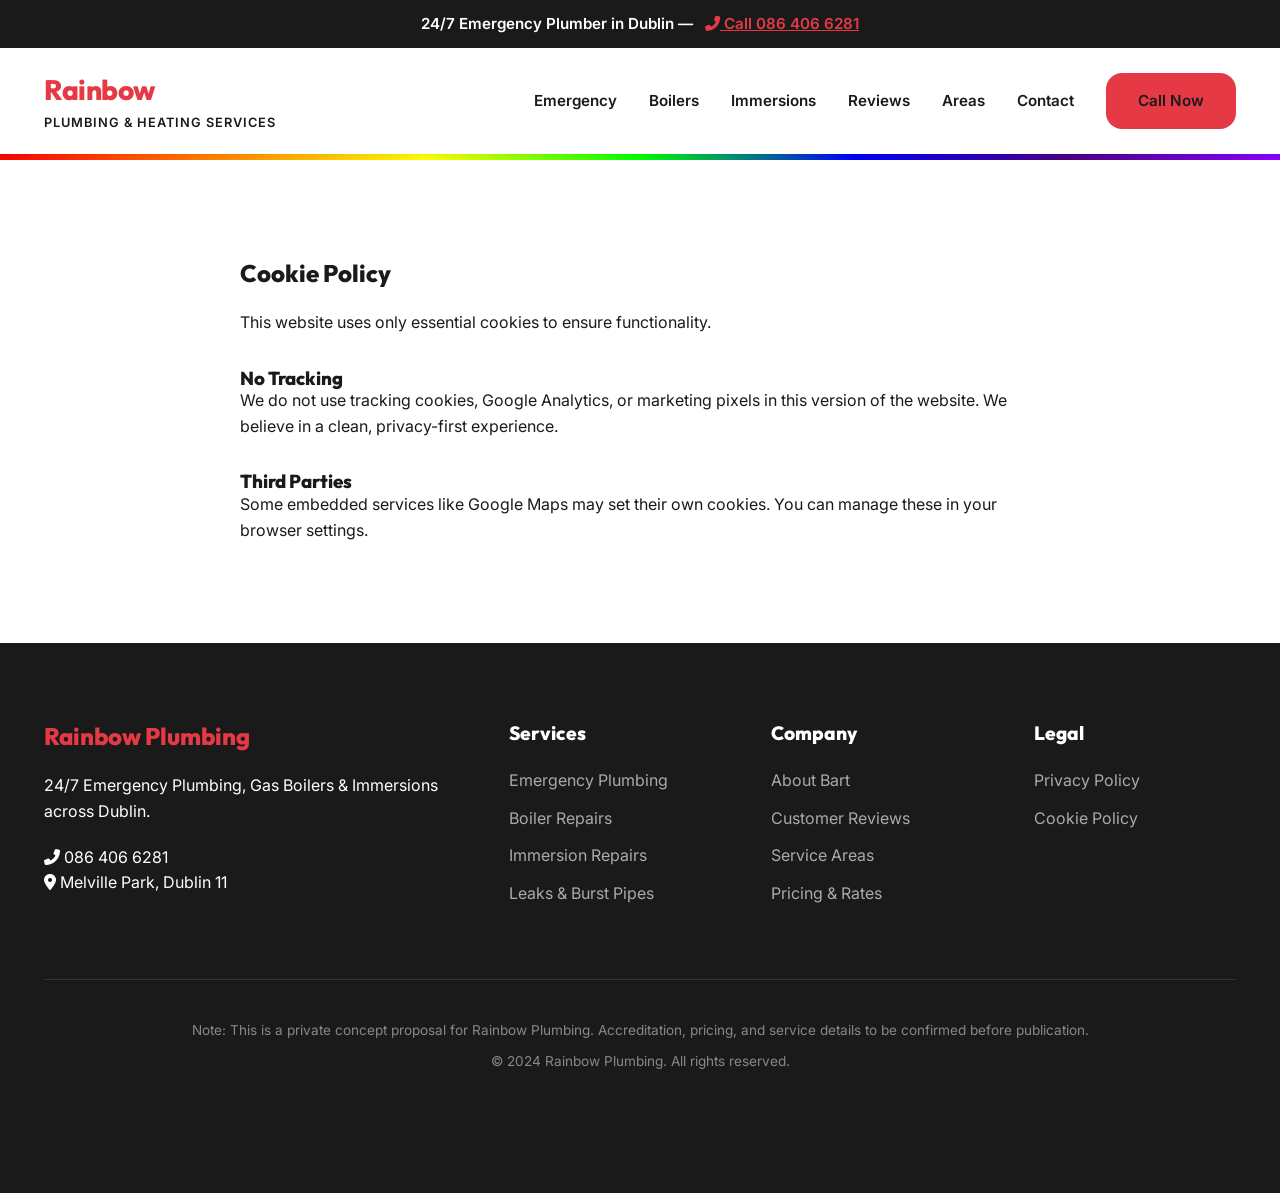
<file: cookie-policy.html>
<!DOCTYPE html>
<html lang="en">
<head>
    <meta charset="UTF-8"><meta name="viewport" content="width=device-width, initial-scale=1.0">
    <title>Cookie Policy | Rainbow Plumbing Dublin</title>
    <meta name="robots" content="noindex">
    <link rel="stylesheet" href="styles.css">
    <link rel="stylesheet" href="https://cdnjs.cloudflare.com/ajax/libs/font-awesome/6.0.0/css/all.min.css">
</head>
<body>
    <!-- Emergency Top Bar -->
    <div class="top-bar">
        24/7 Emergency Plumber in Dublin — <a href="tel:+353864066281"><i class="fas fa-phone-alt"></i> Call 086 406 6281</a>
    </div>

    <!-- Header -->
    <header>
        <div class="container">
            <div class="header-inner">
                <a href="index.html" class="logo-wrap">
                    <div>
                        <span class="logo-text">Rainbow</span>
                        <span class="logo-subtext">Plumbing & Heating Services</span>
                    </div>
                </a>
                
                <nav class="nav-links">
                    <a href="emergency-plumber-dublin.html">Emergency</a>
                    <a href="gas-boiler-repair-dublin.html">Boilers</a>
                    <a href="immersion-heater-repair-dublin.html">Immersions</a>
                    <a href="reviews.html">Reviews</a>
                    <a href="service-areas.html">Areas</a>
                    <a href="contact.html">Contact</a>
                    <a href="tel:+353864066281" class="btn btn-primary header-cta">Call Now</a>
                </nav>

                <div class="menu-btn">
                    <i class="fas fa-bars"></i>
                </div>
            </div>
        </div>
    </header>

    <div class="rainbow-strip"></div>

    <section class="section">
        <div class="container">
            <div style="max-width: 800px; margin: 0 auto;">
                <h1>Cookie Policy</h1>
                <p style="margin-top: 24px;">This website uses only essential cookies to ensure functionality.</p>
                <h3 style="margin-top: 32px;">No Tracking</h3>
                <p>We do not use tracking cookies, Google Analytics, or marketing pixels in this version of the website. We believe in a clean, privacy-first experience.</p>
                <h3 style="margin-top: 32px;">Third Parties</h3>
                <p>Some embedded services like Google Maps may set their own cookies. You can manage these in your browser settings.</p>
            </div>
        </div>
    </section>

    <!-- Footer -->
    <footer>
        <div class="container">
            <div class="footer-grid">
                <div class="footer-col">
                    <h4 style="color: var(--primary); font-size: 1.5rem;">Rainbow Plumbing</h4>
                    <p>24/7 Emergency Plumbing, Gas Boilers & Immersions across Dublin.</p>
                    <p style="margin-top: 20px;"><i class="fas fa-phone-alt"></i> 086 406 6281</p>
                    <p><i class="fas fa-map-marker-alt"></i> Melville Park, Dublin 11</p>
                </div>
                <div class="footer-col">
                    <h4>Services</h4>
                    <ul class="footer-links">
                        <li><a href="emergency-plumber-dublin.html">Emergency Plumbing</a></li>
                        <li><a href="gas-boiler-repair-dublin.html">Boiler Repairs</a></li>
                        <li><a href="immersion-heater-repair-dublin.html">Immersion Repairs</a></li>
                        <li><a href="leaks-burst-pipes-dublin.html">Leaks & Burst Pipes</a></li>
                    </ul>
                </div>
                <div class="footer-col">
                    <h4>Company</h4>
                    <ul class="footer-links">
                        <li><a href="about.html">About Bart</a></li>
                        <li><a href="reviews.html">Customer Reviews</a></li>
                        <li><a href="service-areas.html">Service Areas</a></li>
                        <li><a href="pricing.html">Pricing & Rates</a></li>
                    </ul>
                </div>
                <div class="footer-col">
                    <h4>Legal</h4>
                    <ul class="footer-links">
                        <li><a href="privacy-policy.html">Privacy Policy</a></li>
                        <li><a href="cookie-policy.html">Cookie Policy</a></li>
                    </ul>
                </div>
            </div>
            <div style="margin-top: 60px; padding-top: 40px; border-top: 1px solid #333; text-align: center; color: #888; font-size: 0.85rem;">
                <p>Note: This is a private concept proposal for Rainbow Plumbing. Accreditation, pricing, and service details to be confirmed before publication.</p>
                <p style="margin-top: 10px;">&copy; 2024 Rainbow Plumbing. All rights reserved.</p>
            </div>
        </div>
    </footer>
    <!-- Mobile Sticky -->
    <div class="mobile-sticky">
        <a href="tel:+353864066281" class="m-item m-call"><i class="fas fa-phone-alt"></i> CALL NOW</a>
        <a href="https://wa.me/353864066281?text=Hi%20Rainbow%20Plumbing%2C%20I%20need%20help%20with%20a%20plumbing%20or%20heating%20issue." class="m-item m-whatsapp"><i class="fab fa-whatsapp"></i> WHATSAPP</a>
        <a href="contact.html" class="m-item m-callback"><i class="fas fa-envelope"></i> CALLBACK</a>
    </div>

    <script src="script.js"></script>
</body>
</html>
</file>
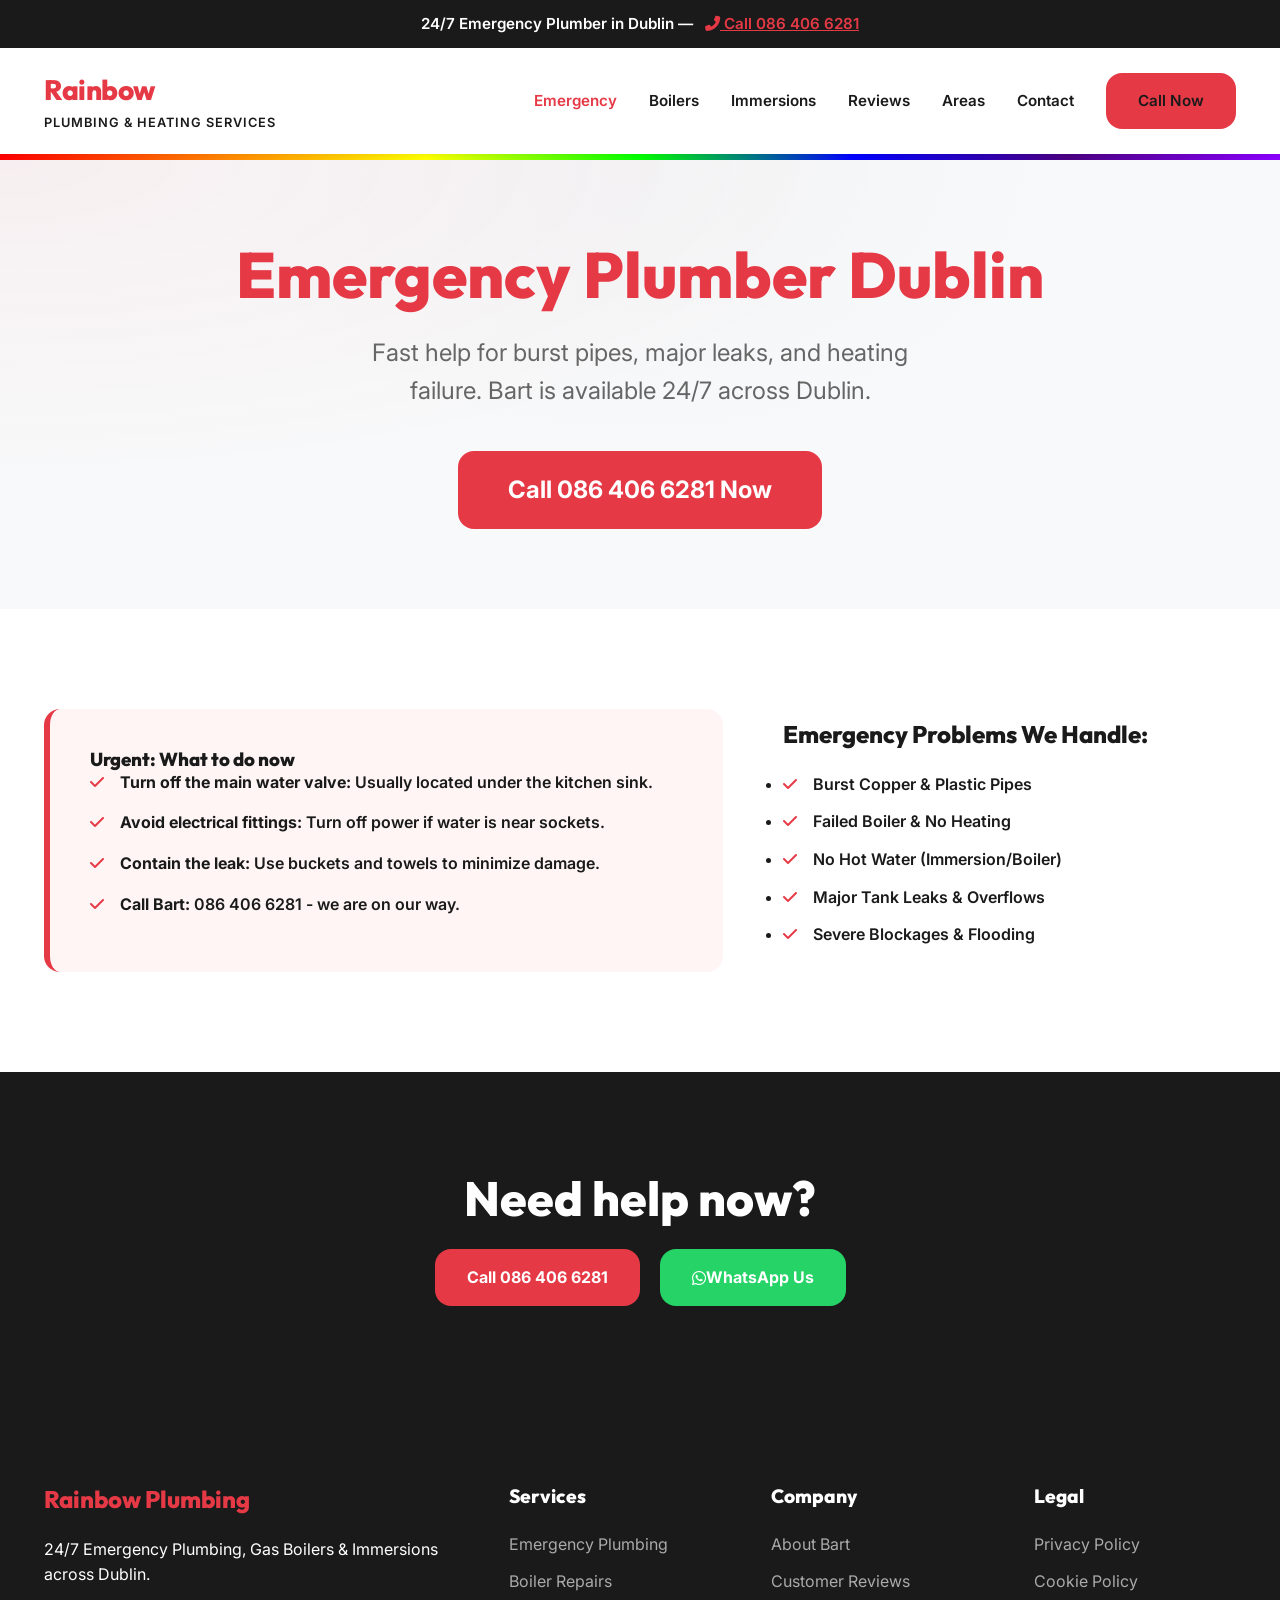
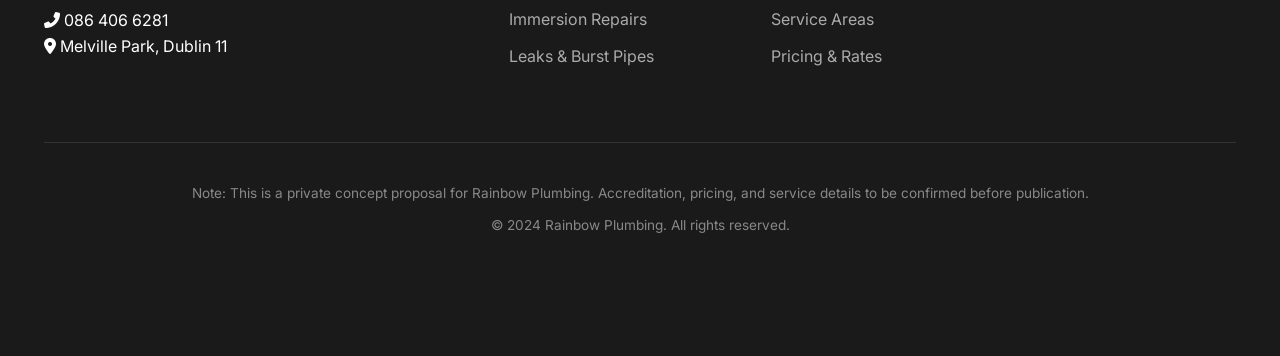
<file: emergency-plumber-dublin.html>
<!DOCTYPE html>
<html lang="en">
<head>
    <meta charset="UTF-8"><meta name="viewport" content="width=device-width, initial-scale=1.0">
    <title>Emergency Plumber Dublin | 24/7 Rapid Response | Rainbow Plumbing</title>
    <link rel="stylesheet" href="styles.css">
    <link rel="stylesheet" href="https://cdnjs.cloudflare.com/ajax/libs/font-awesome/6.0.0/css/all.min.css">
</head>
<body>
    <!-- Emergency Top Bar -->
    <div class="top-bar">
        24/7 Emergency Plumber in Dublin — <a href="tel:+353864066281"><i class="fas fa-phone-alt"></i> Call 086 406 6281</a>
    </div>

    <!-- Header -->
    <header>
        <div class="container">
            <div class="header-inner">
                <a href="index.html" class="logo-wrap">
                    <div>
                        <span class="logo-text">Rainbow</span>
                        <span class="logo-subtext">Plumbing & Heating Services</span>
                    </div>
                </a>
                
                <nav class="nav-links">
                    <a href="emergency-plumber-dublin.html" class="active">Emergency</a>
                    <a href="gas-boiler-repair-dublin.html">Boilers</a>
                    <a href="immersion-heater-repair-dublin.html">Immersions</a>
                    <a href="reviews.html">Reviews</a>
                    <a href="service-areas.html">Areas</a>
                    <a href="contact.html">Contact</a>
                    <a href="tel:+353864066281" class="btn btn-primary header-cta">Call Now</a>
                </nav>

                <div class="menu-btn">
                    <i class="fas fa-bars"></i>
                </div>
            </div>
        </div>
    </header>

    <div class="rainbow-strip"></div>

    <section class="hero" style="padding: 80px 0;">
        <div class="container" style="text-align: center;">
            <h1 style="color: var(--primary);">Emergency Plumber Dublin</h1>
            <p style="margin: 20px auto 40px; font-size: 1.5rem;">Fast help for burst pipes, major leaks, and heating failure. Bart is available 24/7 across Dublin.</p>
            <a href="tel:+353864066281" class="btn btn-primary" style="font-size: 1.5rem; padding: 20px 50px;">Call 086 406 6281 Now</a>
        </div>
    </section>

    <section class="section">
        <div class="container">
            <div class="hero-grid">
                <div class="checklist-box">
                    <h3>Urgent: What to do now</h3>
                    <ul>
                        <li><strong>Turn off the main water valve:</strong> Usually located under the kitchen sink.</li>
                        <li><strong>Avoid electrical fittings:</strong> Turn off power if water is near sockets.</li>
                        <li><strong>Contain the leak:</strong> Use buckets and towels to minimize damage.</li>
                        <li><strong>Call Bart:</strong> 086 406 6281 - we are on our way.</li>
                    </ul>
                </div>
                <div>
                    <h2>Emergency Problems We Handle:</h2>
                    <ul style="margin-top: 24px;">
                        <li style="margin-bottom: 12px; font-weight: 600;"><i class="fas fa-check" style="color: var(--primary); margin-right: 12px;"></i> Burst Copper & Plastic Pipes</li>
                        <li style="margin-bottom: 12px; font-weight: 600;"><i class="fas fa-check" style="color: var(--primary); margin-right: 12px;"></i> Failed Boiler & No Heating</li>
                        <li style="margin-bottom: 12px; font-weight: 600;"><i class="fas fa-check" style="color: var(--primary); margin-right: 12px;"></i> No Hot Water (Immersion/Boiler)</li>
                        <li style="margin-bottom: 12px; font-weight: 600;"><i class="fas fa-check" style="color: var(--primary); margin-right: 12px;"></i> Major Tank Leaks & Overflows</li>
                        <li style="margin-bottom: 12px; font-weight: 600;"><i class="fas fa-check" style="color: var(--primary); margin-right: 12px;"></i> Severe Blockages & Flooding</li>
                    </ul>
                </div>
            </div>
        </div>
    </section>

    <!-- Same Footer & Mobile Sticky as Index -->
    <section class="section" style="background: var(--secondary); color: var(--white); text-align: center;">
        <div class="container">
            <h2 style="color: var(--white); font-size: 3rem; margin-bottom: 24px;">Need help now?</h2>
            <div style="display: flex; gap: 20px; justify-content: center; flex-wrap: wrap;">
                <a href="tel:+353864066281" class="btn btn-primary">Call 086 406 6281</a>
                <a href="https://wa.me/353864066281?text=Hi%20Rainbow%20Plumbing%2C%20I%20need%20help%20with%20a%20plumbing%20or%20heating%20issue." class="btn btn-whatsapp"><i class="fab fa-whatsapp"></i> WhatsApp Us</a>
            </div>
        </div>
    </section>

    <!-- Footer -->
    <footer>
        <div class="container">
            <div class="footer-grid">
                <div class="footer-col">
                    <h4 style="color: var(--primary); font-size: 1.5rem;">Rainbow Plumbing</h4>
                    <p>24/7 Emergency Plumbing, Gas Boilers & Immersions across Dublin.</p>
                    <p style="margin-top: 20px;"><i class="fas fa-phone-alt"></i> 086 406 6281</p>
                    <p><i class="fas fa-map-marker-alt"></i> Melville Park, Dublin 11</p>
                </div>
                <div class="footer-col">
                    <h4>Services</h4>
                    <ul class="footer-links">
                        <li><a href="emergency-plumber-dublin.html">Emergency Plumbing</a></li>
                        <li><a href="gas-boiler-repair-dublin.html">Boiler Repairs</a></li>
                        <li><a href="immersion-heater-repair-dublin.html">Immersion Repairs</a></li>
                        <li><a href="leaks-burst-pipes-dublin.html">Leaks & Burst Pipes</a></li>
                    </ul>
                </div>
                <div class="footer-col">
                    <h4>Company</h4>
                    <ul class="footer-links">
                        <li><a href="about.html">About Bart</a></li>
                        <li><a href="reviews.html">Customer Reviews</a></li>
                        <li><a href="service-areas.html">Service Areas</a></li>
                        <li><a href="pricing.html">Pricing & Rates</a></li>
                    </ul>
                </div>
                <div class="footer-col">
                    <h4>Legal</h4>
                    <ul class="footer-links">
                        <li><a href="privacy-policy.html">Privacy Policy</a></li>
                        <li><a href="cookie-policy.html">Cookie Policy</a></li>
                    </ul>
                </div>
            </div>
            <div style="margin-top: 60px; padding-top: 40px; border-top: 1px solid #333; text-align: center; color: #888; font-size: 0.85rem;">
                <p>Note: This is a private concept proposal for Rainbow Plumbing. Accreditation, pricing, and service details to be confirmed before publication.</p>
                <p style="margin-top: 10px;">&copy; 2024 Rainbow Plumbing. All rights reserved.</p>
            </div>
        </div>
    </footer>

    <!-- Mobile Sticky -->
    <div class="mobile-sticky">
        <a href="tel:+353864066281" class="m-item m-call"><i class="fas fa-phone-alt"></i> CALL NOW</a>
        <a href="https://wa.me/353864066281?text=Hi%20Rainbow%20Plumbing%2C%20I%20need%20help%20with%20a%20plumbing%20or%20heating%20issue." class="m-item m-whatsapp"><i class="fab fa-whatsapp"></i> WHATSAPP</a>
        <a href="contact.html" class="m-item m-callback"><i class="fas fa-envelope"></i> CALLBACK</a>
    </div>

    <script src="script.js"></script>
</body>
</html>
</file>
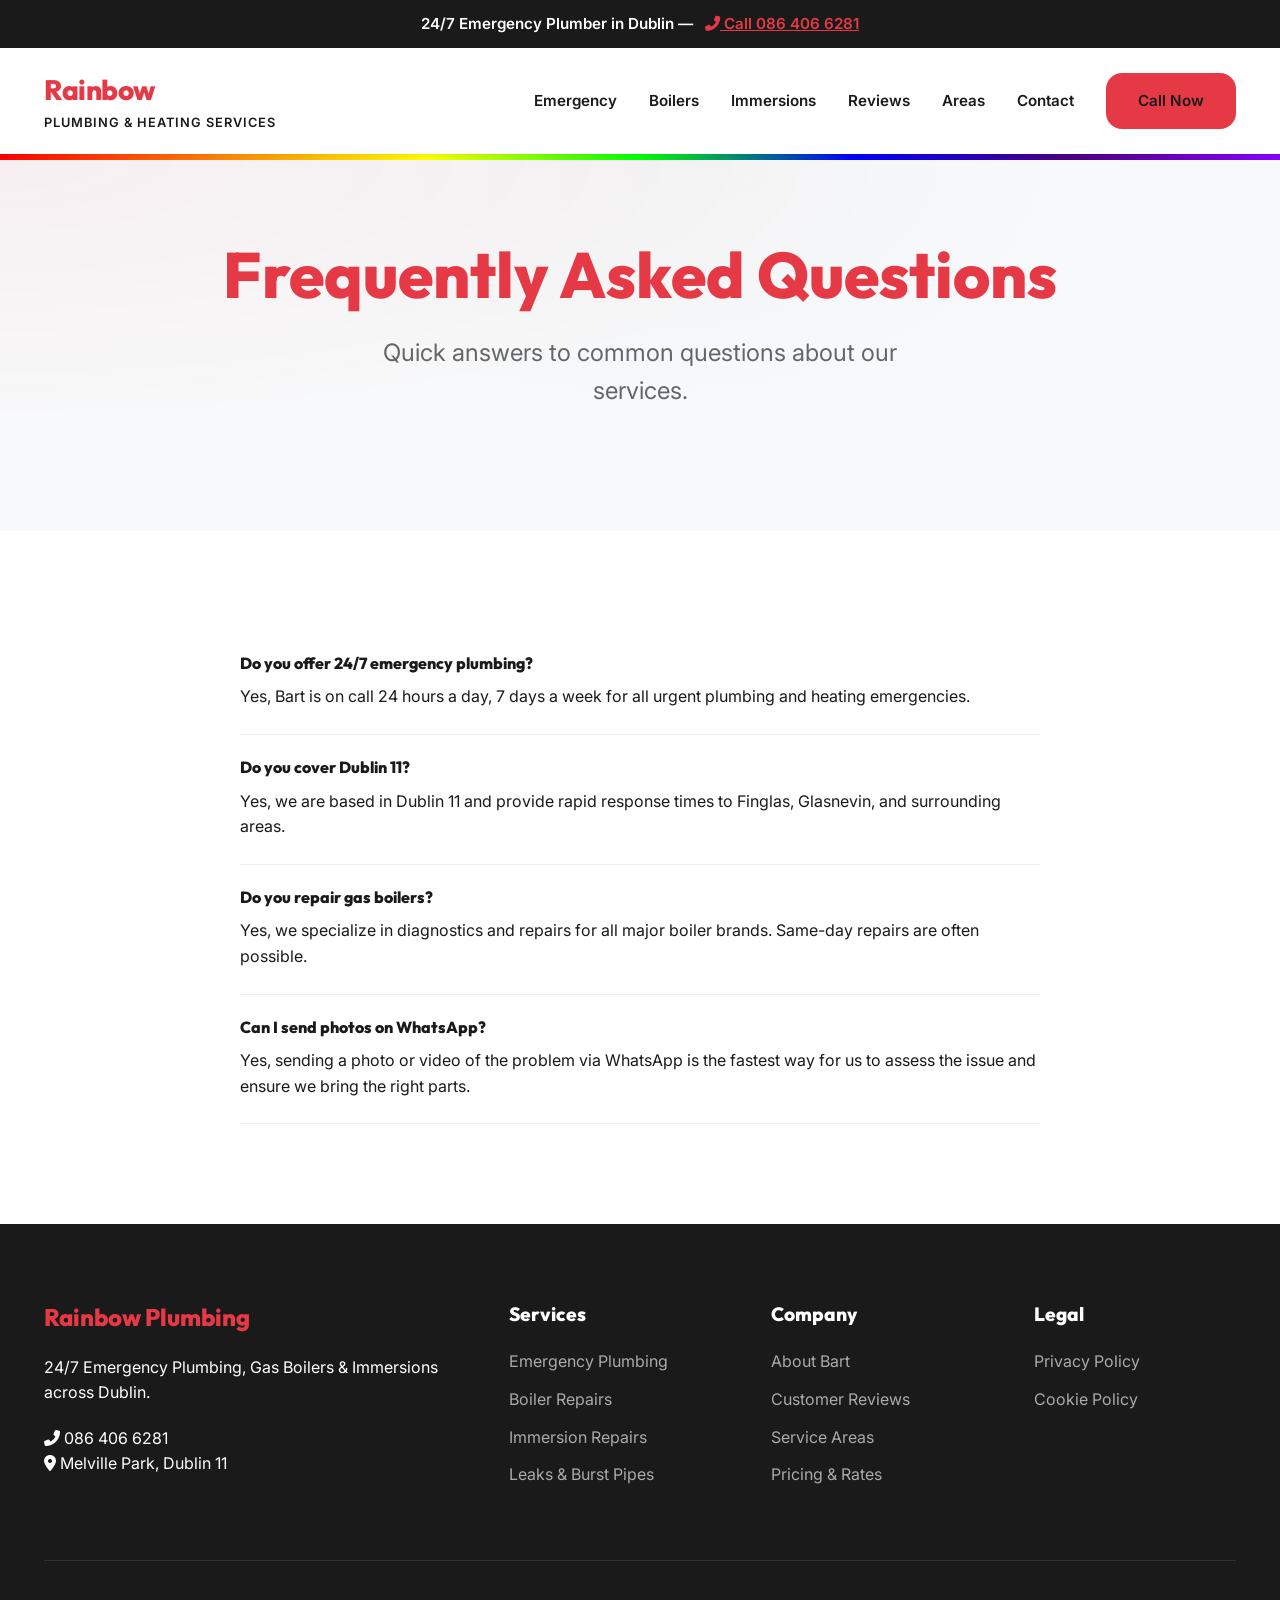
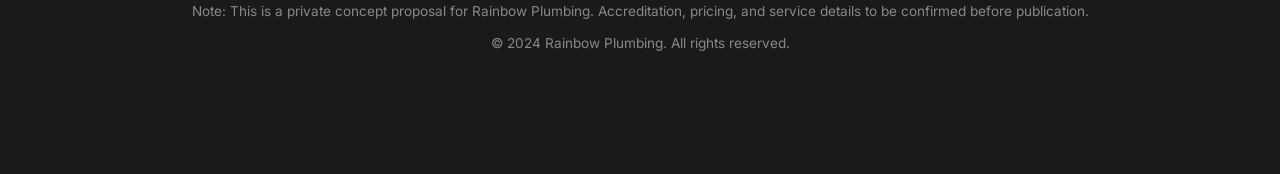
<file: faq.html>
<!DOCTYPE html>
<html lang="en">
<head>
    <meta charset="UTF-8"><meta name="viewport" content="width=device-width, initial-scale=1.0">
    <title>Frequently Asked Questions | Rainbow Plumbing Dublin</title>
    <link rel="stylesheet" href="styles.css">
    <link rel="stylesheet" href="https://cdnjs.cloudflare.com/ajax/libs/font-awesome/6.0.0/css/all.min.css">
</head>
<body>
    <!-- Emergency Top Bar -->
    <div class="top-bar">
        24/7 Emergency Plumber in Dublin — <a href="tel:+353864066281"><i class="fas fa-phone-alt"></i> Call 086 406 6281</a>
    </div>

    <!-- Header -->
    <header>
        <div class="container">
            <div class="header-inner">
                <a href="index.html" class="logo-wrap">
                    <div>
                        <span class="logo-text">Rainbow</span>
                        <span class="logo-subtext">Plumbing & Heating Services</span>
                    </div>
                </a>
                
                <nav class="nav-links">
                    <a href="emergency-plumber-dublin.html">Emergency</a>
                    <a href="gas-boiler-repair-dublin.html">Boilers</a>
                    <a href="immersion-heater-repair-dublin.html">Immersions</a>
                    <a href="reviews.html">Reviews</a>
                    <a href="service-areas.html">Areas</a>
                    <a href="contact.html">Contact</a>
                    <a href="tel:+353864066281" class="btn btn-primary header-cta">Call Now</a>
                </nav>

                <div class="menu-btn">
                    <i class="fas fa-bars"></i>
                </div>
            </div>
        </div>
    </header>

    <div class="rainbow-strip"></div>

    <section class="hero" style="padding: 80px 0;">
        <div class="container" style="text-align: center;">
            <h1 style="color: var(--primary);">Frequently Asked Questions</h1>
            <p style="margin: 20px auto 40px; font-size: 1.5rem;">Quick answers to common questions about our services.</p>
        </div>
    </section>

    <section class="section">
        <div class="container">
            <div style="max-width: 800px; margin: 0 auto;">
                <div style="border-bottom: 1px solid #EEE; padding: 24px 0;">
                    <h4 style="margin-bottom: 12px; font-family: 'Outfit';">Do you offer 24/7 emergency plumbing?</h4>
                    <p>Yes, Bart is on call 24 hours a day, 7 days a week for all urgent plumbing and heating emergencies.</p>
                </div>
                <div style="border-bottom: 1px solid #EEE; padding: 24px 0;">
                    <h4 style="margin-bottom: 12px; font-family: 'Outfit';">Do you cover Dublin 11?</h4>
                    <p>Yes, we are based in Dublin 11 and provide rapid response times to Finglas, Glasnevin, and surrounding areas.</p>
                </div>
                <div style="border-bottom: 1px solid #EEE; padding: 24px 0;">
                    <h4 style="margin-bottom: 12px; font-family: 'Outfit';">Do you repair gas boilers?</h4>
                    <p>Yes, we specialize in diagnostics and repairs for all major boiler brands. Same-day repairs are often possible.</p>
                </div>
                <div style="border-bottom: 1px solid #EEE; padding: 24px 0;">
                    <h4 style="margin-bottom: 12px; font-family: 'Outfit';">Can I send photos on WhatsApp?</h4>
                    <p>Yes, sending a photo or video of the problem via WhatsApp is the fastest way for us to assess the issue and ensure we bring the right parts.</p>
                </div>
            </div>
        </div>
    </section>

    <!-- Footer -->
    <footer>
        <div class="container">
            <div class="footer-grid">
                <div class="footer-col">
                    <h4 style="color: var(--primary); font-size: 1.5rem;">Rainbow Plumbing</h4>
                    <p>24/7 Emergency Plumbing, Gas Boilers & Immersions across Dublin.</p>
                    <p style="margin-top: 20px;"><i class="fas fa-phone-alt"></i> 086 406 6281</p>
                    <p><i class="fas fa-map-marker-alt"></i> Melville Park, Dublin 11</p>
                </div>
                <div class="footer-col">
                    <h4>Services</h4>
                    <ul class="footer-links">
                        <li><a href="emergency-plumber-dublin.html">Emergency Plumbing</a></li>
                        <li><a href="gas-boiler-repair-dublin.html">Boiler Repairs</a></li>
                        <li><a href="immersion-heater-repair-dublin.html">Immersion Repairs</a></li>
                        <li><a href="leaks-burst-pipes-dublin.html">Leaks & Burst Pipes</a></li>
                    </ul>
                </div>
                <div class="footer-col">
                    <h4>Company</h4>
                    <ul class="footer-links">
                        <li><a href="about.html">About Bart</a></li>
                        <li><a href="reviews.html">Customer Reviews</a></li>
                        <li><a href="service-areas.html">Service Areas</a></li>
                        <li><a href="pricing.html">Pricing & Rates</a></li>
                    </ul>
                </div>
                <div class="footer-col">
                    <h4>Legal</h4>
                    <ul class="footer-links">
                        <li><a href="privacy-policy.html">Privacy Policy</a></li>
                        <li><a href="cookie-policy.html">Cookie Policy</a></li>
                    </ul>
                </div>
            </div>
            <div style="margin-top: 60px; padding-top: 40px; border-top: 1px solid #333; text-align: center; color: #888; font-size: 0.85rem;">
                <p>Note: This is a private concept proposal for Rainbow Plumbing. Accreditation, pricing, and service details to be confirmed before publication.</p>
                <p style="margin-top: 10px;">&copy; 2024 Rainbow Plumbing. All rights reserved.</p>
            </div>
        </div>
    </footer>

    <!-- Mobile Sticky -->
    <div class="mobile-sticky">
        <a href="tel:+353864066281" class="m-item m-call"><i class="fas fa-phone-alt"></i> CALL NOW</a>
        <a href="https://wa.me/353864066281?text=Hi%20Rainbow%20Plumbing%2C%20I%20need%20help%20with%20a%20plumbing%20or%20heating%20issue." class="m-item m-whatsapp"><i class="fab fa-whatsapp"></i> WHATSAPP</a>
        <a href="contact.html" class="m-item m-callback"><i class="fas fa-envelope"></i> CALLBACK</a>
    </div>

    <script src="script.js"></script>
</body>
</html>
</file>
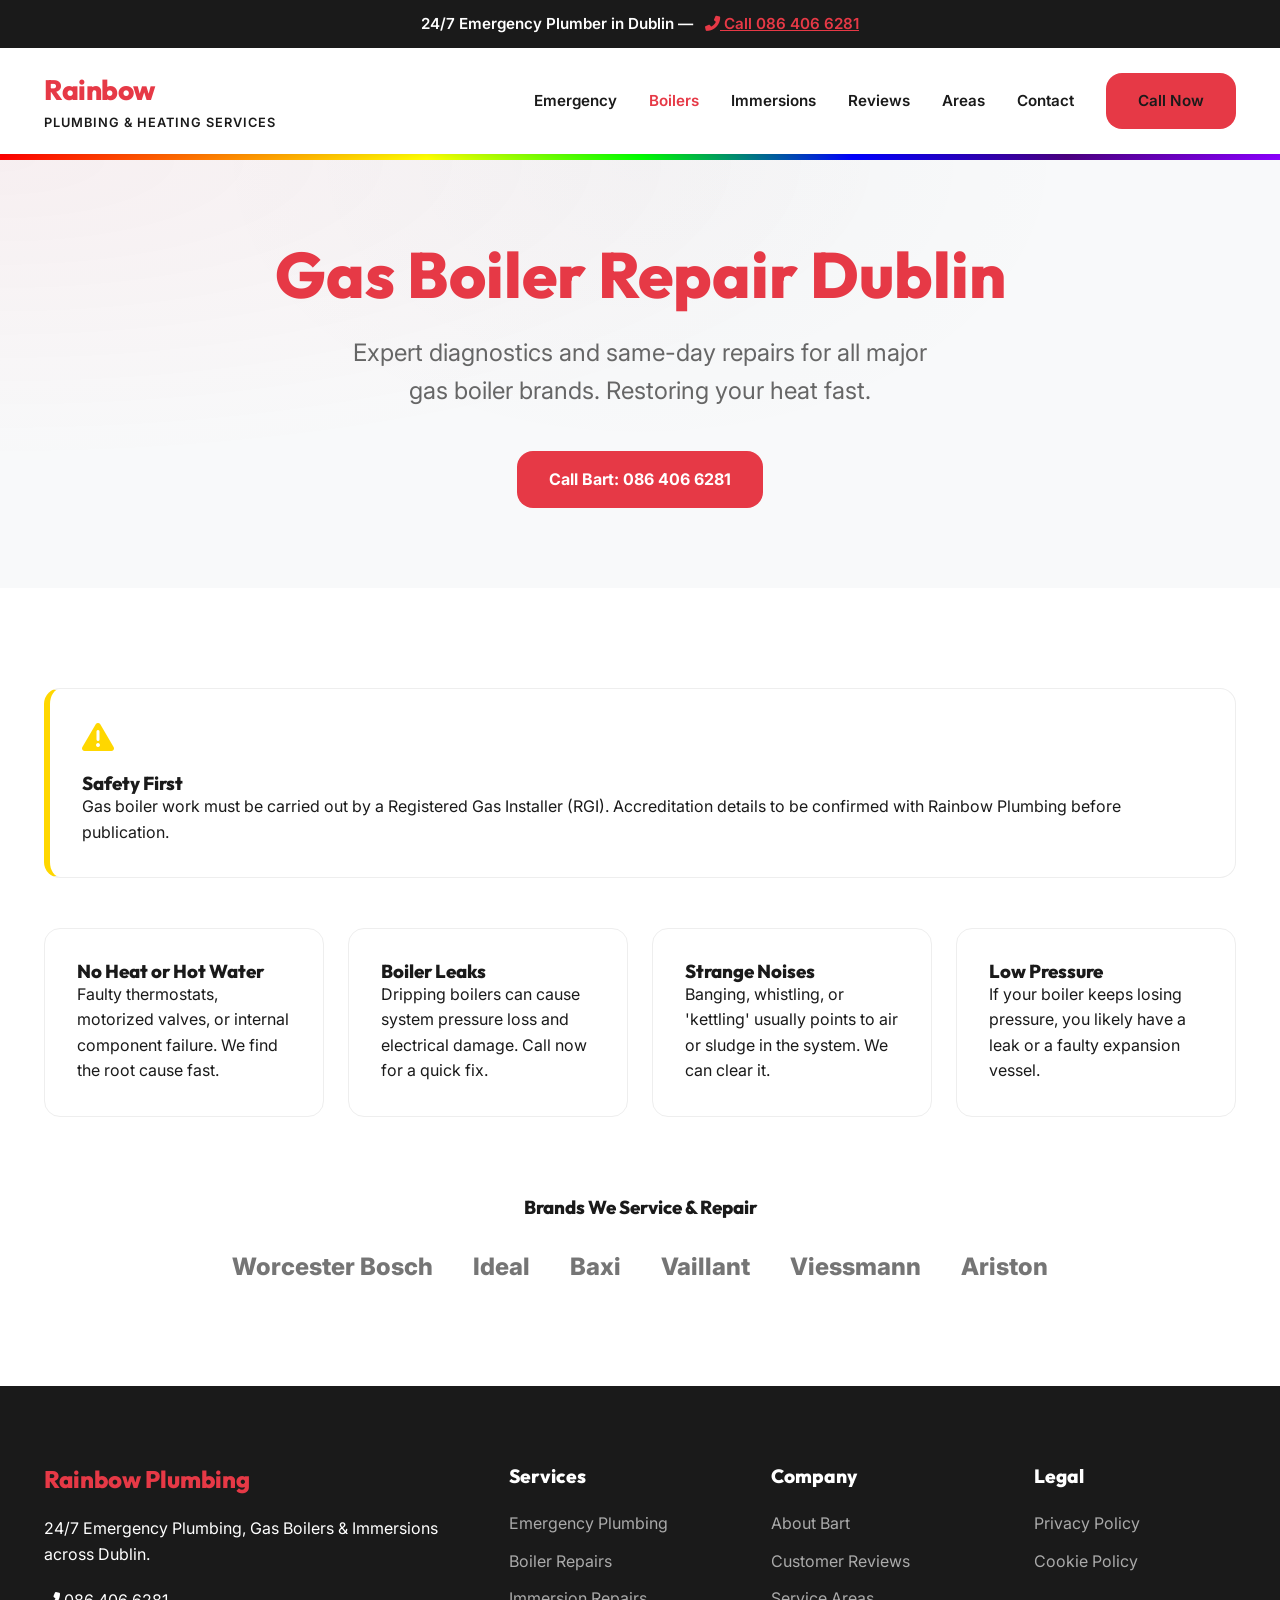
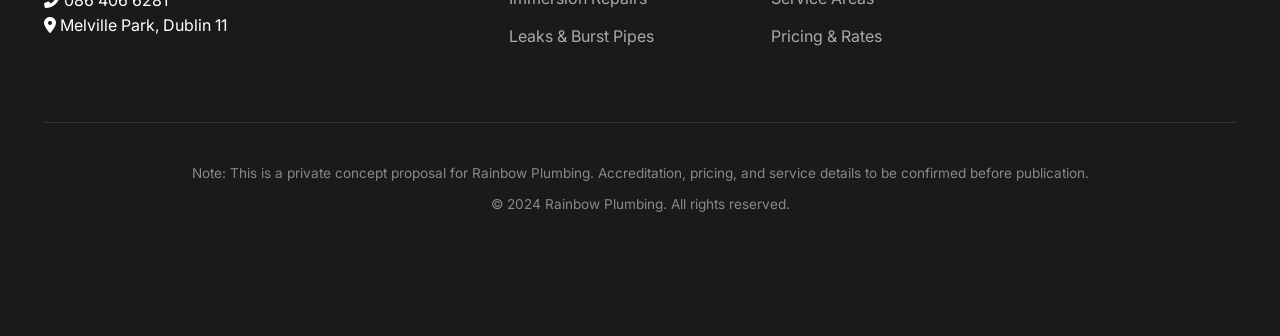
<file: gas-boiler-repair-dublin.html>
<!DOCTYPE html>
<html lang="en">
<head>
    <meta charset="UTF-8"><meta name="viewport" content="width=device-width, initial-scale=1.0">
    <title>Gas Boiler Repair Dublin | Specialist Boiler Help | Rainbow Plumbing</title>
    <link rel="stylesheet" href="styles.css">
    <link rel="stylesheet" href="https://cdnjs.cloudflare.com/ajax/libs/font-awesome/6.0.0/css/all.min.css">
</head>
<body>
    <!-- Emergency Top Bar -->
    <div class="top-bar">
        24/7 Emergency Plumber in Dublin — <a href="tel:+353864066281"><i class="fas fa-phone-alt"></i> Call 086 406 6281</a>
    </div>

    <!-- Header -->
    <header>
        <div class="container">
            <div class="header-inner">
                <a href="index.html" class="logo-wrap">
                    <div>
                        <span class="logo-text">Rainbow</span>
                        <span class="logo-subtext">Plumbing & Heating Services</span>
                    </div>
                </a>
                
                <nav class="nav-links">
                    <a href="emergency-plumber-dublin.html">Emergency</a>
                    <a href="gas-boiler-repair-dublin.html" class="active">Boilers</a>
                    <a href="immersion-heater-repair-dublin.html">Immersions</a>
                    <a href="reviews.html">Reviews</a>
                    <a href="service-areas.html">Areas</a>
                    <a href="contact.html">Contact</a>
                    <a href="tel:+353864066281" class="btn btn-primary header-cta">Call Now</a>
                </nav>

                <div class="menu-btn">
                    <i class="fas fa-bars"></i>
                </div>
            </div>
        </div>
    </header>

    <div class="rainbow-strip"></div>

    <section class="hero" style="padding: 80px 0;">
        <div class="container" style="text-align: center;">
            <h1 style="color: var(--primary);">Gas Boiler Repair Dublin</h1>
            <p style="margin: 20px auto 40px; font-size: 1.5rem;">Expert diagnostics and same-day repairs for all major gas boiler brands. Restoring your heat fast.</p>
            <a href="tel:+353864066281" class="btn btn-primary">Call Bart: 086 406 6281</a>
        </div>
    </section>

    <section class="section">
        <div class="container">
            <div class="p-card" style="border-left: 6px solid #FFD700; margin-bottom: 50px;">
                <h3 style="color: var(--secondary);"><i class="fas fa-exclamation-triangle" style="color: #FFD700;"></i> Safety First</h3>
                <p>Gas boiler work must be carried out by a Registered Gas Installer (RGI). Accreditation details to be confirmed with Rainbow Plumbing before publication.</p>
            </div>

            <div class="problem-grid">
                <div class="p-card">
                    <h3>No Heat or Hot Water</h3>
                    <p>Faulty thermostats, motorized valves, or internal component failure. We find the root cause fast.</p>
                </div>
                <div class="p-card">
                    <h3>Boiler Leaks</h3>
                    <p>Dripping boilers can cause system pressure loss and electrical damage. Call now for a quick fix.</p>
                </div>
                <div class="p-card">
                    <h3>Strange Noises</h3>
                    <p>Banging, whistling, or 'kettling' usually points to air or sludge in the system. We can clear it.</p>
                </div>
                <div class="p-card">
                    <h3>Low Pressure</h3>
                    <p>If your boiler keeps losing pressure, you likely have a leak or a faulty expansion vessel.</p>
                </div>
            </div>

            <!-- Brand Section -->
            <div style="margin-top: 80px; text-align: center;">
                <h3 style="margin-bottom: 30px;">Brands We Service & Repair</h3>
                <div style="display: flex; gap: 40px; justify-content: center; flex-wrap: wrap; opacity: 0.6; filter: grayscale(1);">
                    <span style="font-weight: 800; font-size: 1.5rem;">Worcester Bosch</span>
                    <span style="font-weight: 800; font-size: 1.5rem;">Ideal</span>
                    <span style="font-weight: 800; font-size: 1.5rem;">Baxi</span>
                    <span style="font-weight: 800; font-size: 1.5rem;">Vaillant</span>
                    <span style="font-weight: 800; font-size: 1.5rem;">Viessmann</span>
                    <span style="font-weight: 800; font-size: 1.5rem;">Ariston</span>
                </div>
            </div>
        </div>
    </section>

    <!-- Footer -->
    <footer>
        <div class="container">
            <div class="footer-grid">
                <div class="footer-col">
                    <h4 style="color: var(--primary); font-size: 1.5rem;">Rainbow Plumbing</h4>
                    <p>24/7 Emergency Plumbing, Gas Boilers & Immersions across Dublin.</p>
                    <p style="margin-top: 20px;"><i class="fas fa-phone-alt"></i> 086 406 6281</p>
                    <p><i class="fas fa-map-marker-alt"></i> Melville Park, Dublin 11</p>
                </div>
                <div class="footer-col">
                    <h4>Services</h4>
                    <ul class="footer-links">
                        <li><a href="emergency-plumber-dublin.html">Emergency Plumbing</a></li>
                        <li><a href="gas-boiler-repair-dublin.html">Boiler Repairs</a></li>
                        <li><a href="immersion-heater-repair-dublin.html">Immersion Repairs</a></li>
                        <li><a href="leaks-burst-pipes-dublin.html">Leaks & Burst Pipes</a></li>
                    </ul>
                </div>
                <div class="footer-col">
                    <h4>Company</h4>
                    <ul class="footer-links">
                        <li><a href="about.html">About Bart</a></li>
                        <li><a href="reviews.html">Customer Reviews</a></li>
                        <li><a href="service-areas.html">Service Areas</a></li>
                        <li><a href="pricing.html">Pricing & Rates</a></li>
                    </ul>
                </div>
                <div class="footer-col">
                    <h4>Legal</h4>
                    <ul class="footer-links">
                        <li><a href="privacy-policy.html">Privacy Policy</a></li>
                        <li><a href="cookie-policy.html">Cookie Policy</a></li>
                    </ul>
                </div>
            </div>
            <div style="margin-top: 60px; padding-top: 40px; border-top: 1px solid #333; text-align: center; color: #888; font-size: 0.85rem;">
                <p>Note: This is a private concept proposal for Rainbow Plumbing. Accreditation, pricing, and service details to be confirmed before publication.</p>
                <p style="margin-top: 10px;">&copy; 2024 Rainbow Plumbing. All rights reserved.</p>
            </div>
        </div>
    </footer>

    <!-- Mobile Sticky -->
    <div class="mobile-sticky">
        <a href="tel:+353864066281" class="m-item m-call"><i class="fas fa-phone-alt"></i> CALL NOW</a>
        <a href="https://wa.me/353864066281?text=Hi%20Rainbow%20Plumbing%2C%20I%20need%20help%20with%20a%20plumbing%20or%20heating%20issue." class="m-item m-whatsapp"><i class="fab fa-whatsapp"></i> WHATSAPP</a>
        <a href="contact.html" class="m-item m-callback"><i class="fas fa-envelope"></i> CALLBACK</a>
    </div>

    <script src="script.js"></script>
</body>
</html>
</file>
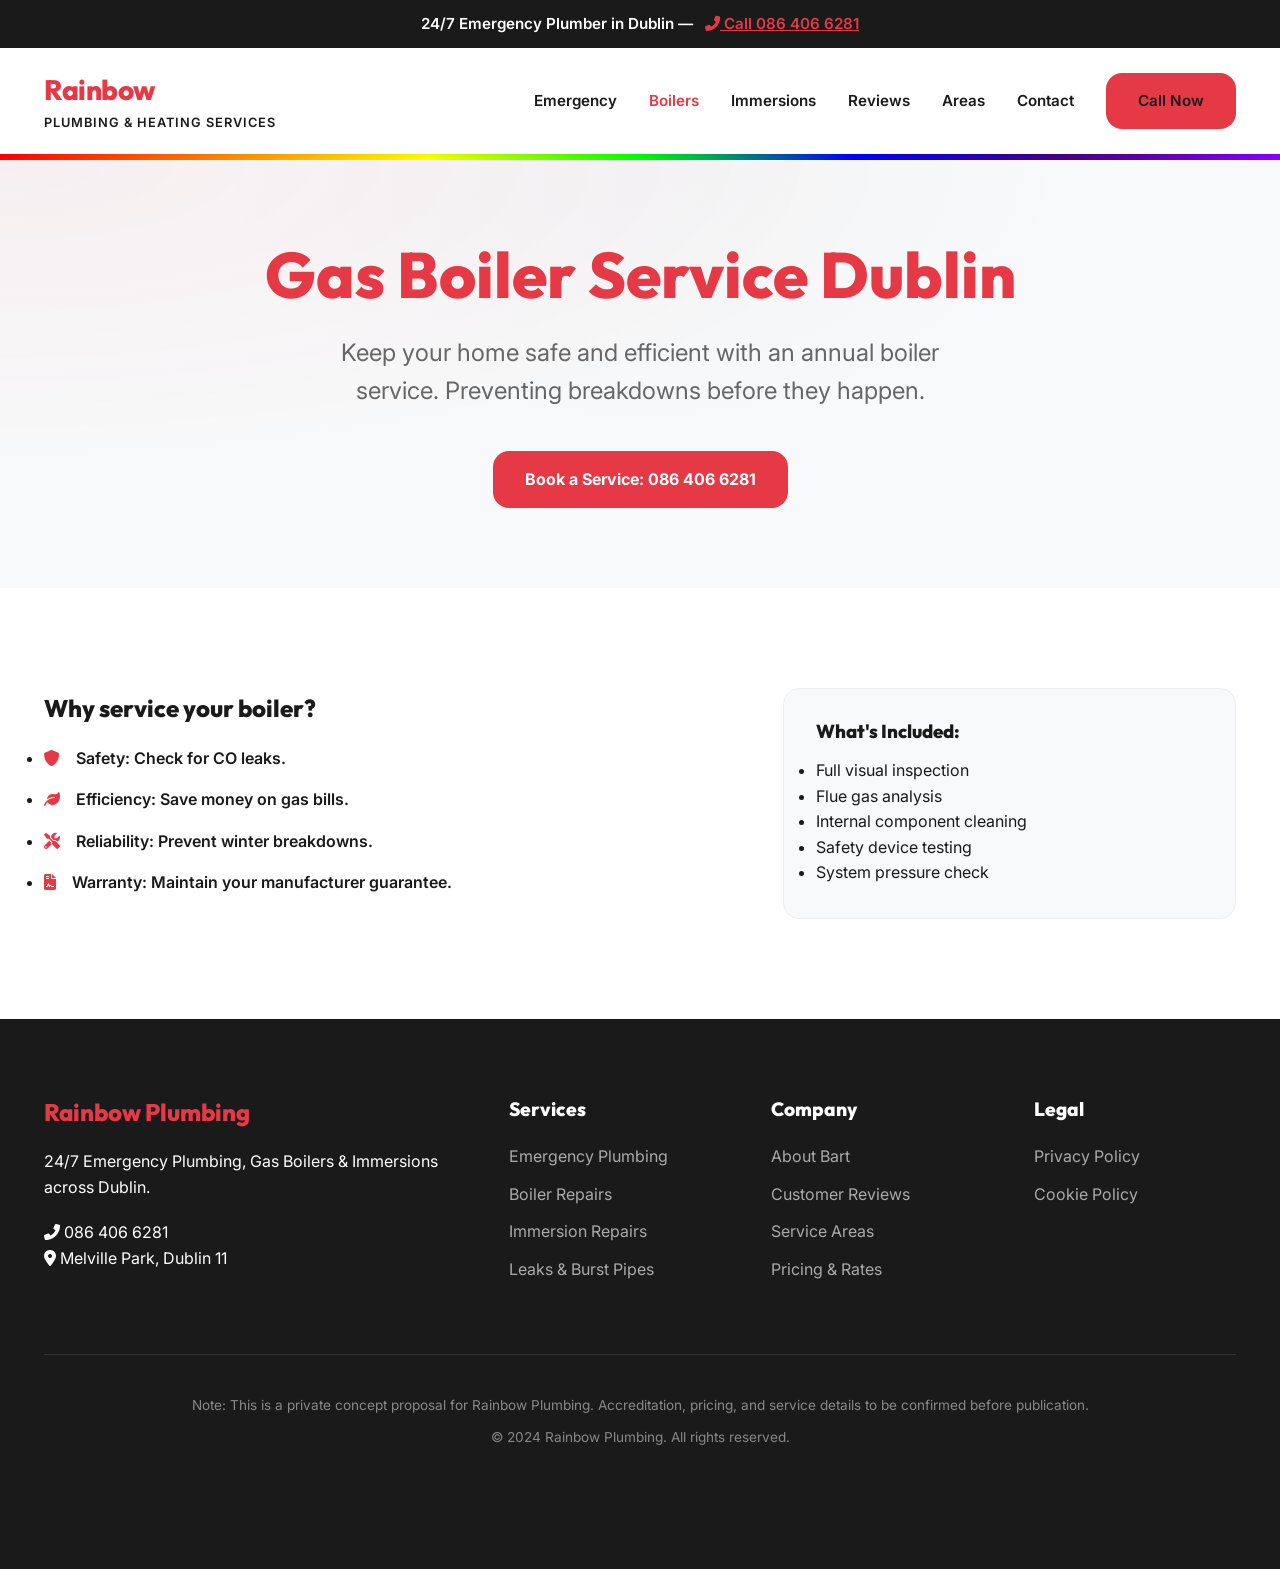
<file: gas-boiler-service-dublin.html>
<!DOCTYPE html>
<html lang="en">
<head>
    <meta charset="UTF-8"><meta name="viewport" content="width=device-width, initial-scale=1.0">
    <title>Gas Boiler Service Dublin | Annual Safety Check | Rainbow Plumbing</title>
    <link rel="stylesheet" href="styles.css">
    <link rel="stylesheet" href="https://cdnjs.cloudflare.com/ajax/libs/font-awesome/6.0.0/css/all.min.css">
</head>
<body>
    <!-- Emergency Top Bar -->
    <div class="top-bar">
        24/7 Emergency Plumber in Dublin — <a href="tel:+353864066281"><i class="fas fa-phone-alt"></i> Call 086 406 6281</a>
    </div>

    <!-- Header -->
    <header>
        <div class="container">
            <div class="header-inner">
                <a href="index.html" class="logo-wrap">
                    <div>
                        <span class="logo-text">Rainbow</span>
                        <span class="logo-subtext">Plumbing & Heating Services</span>
                    </div>
                </a>
                
                <nav class="nav-links">
                    <a href="emergency-plumber-dublin.html">Emergency</a>
                    <a href="gas-boiler-repair-dublin.html" class="active">Boilers</a>
                    <a href="immersion-heater-repair-dublin.html">Immersions</a>
                    <a href="reviews.html">Reviews</a>
                    <a href="service-areas.html">Areas</a>
                    <a href="contact.html">Contact</a>
                    <a href="tel:+353864066281" class="btn btn-primary header-cta">Call Now</a>
                </nav>

                <div class="menu-btn">
                    <i class="fas fa-bars"></i>
                </div>
            </div>
        </div>
    </header>

    <div class="rainbow-strip"></div>

    <section class="hero" style="padding: 80px 0;">
        <div class="container" style="text-align: center;">
            <h1 style="color: var(--primary);">Gas Boiler Service Dublin</h1>
            <p style="margin: 20px auto 40px; font-size: 1.5rem;">Keep your home safe and efficient with an annual boiler service. Preventing breakdowns before they happen.</p>
            <a href="tel:+353864066281" class="btn btn-primary">Book a Service: 086 406 6281</a>
        </div>
    </section>

    <section class="section">
        <div class="container">
            <div class="hero-grid">
                <div>
                    <h2>Why service your boiler?</h2>
                    <ul style="margin-top: 24px;">
                        <li style="margin-bottom: 16px; font-weight: 600;"><i class="fas fa-shield-alt" style="color: var(--primary); margin-right: 12px;"></i> Safety: Check for CO leaks.</li>
                        <li style="margin-bottom: 16px; font-weight: 600;"><i class="fas fa-leaf" style="color: var(--primary); margin-right: 12px;"></i> Efficiency: Save money on gas bills.</li>
                        <li style="margin-bottom: 16px; font-weight: 600;"><i class="fas fa-tools" style="color: var(--primary); margin-right: 12px;"></i> Reliability: Prevent winter breakdowns.</li>
                        <li style="margin-bottom: 16px; font-weight: 600;"><i class="fas fa-file-contract" style="color: var(--primary); margin-right: 12px;"></i> Warranty: Maintain your manufacturer guarantee.</li>
                    </ul>
                </div>
                <div class="p-card" style="background: var(--bg-light);">
                    <h3>What's Included:</h3>
                    <ul style="margin-top: 16px;">
                        <li>Full visual inspection</li>
                        <li>Flue gas analysis</li>
                        <li>Internal component cleaning</li>
                        <li>Safety device testing</li>
                        <li>System pressure check</li>
                    </ul>
                </div>
            </div>
        </div>
    </section>

    <!-- Footer -->
    <footer>
        <div class="container">
            <div class="footer-grid">
                <div class="footer-col">
                    <h4 style="color: var(--primary); font-size: 1.5rem;">Rainbow Plumbing</h4>
                    <p>24/7 Emergency Plumbing, Gas Boilers & Immersions across Dublin.</p>
                    <p style="margin-top: 20px;"><i class="fas fa-phone-alt"></i> 086 406 6281</p>
                    <p><i class="fas fa-map-marker-alt"></i> Melville Park, Dublin 11</p>
                </div>
                <div class="footer-col">
                    <h4>Services</h4>
                    <ul class="footer-links">
                        <li><a href="emergency-plumber-dublin.html">Emergency Plumbing</a></li>
                        <li><a href="gas-boiler-repair-dublin.html">Boiler Repairs</a></li>
                        <li><a href="immersion-heater-repair-dublin.html">Immersion Repairs</a></li>
                        <li><a href="leaks-burst-pipes-dublin.html">Leaks & Burst Pipes</a></li>
                    </ul>
                </div>
                <div class="footer-col">
                    <h4>Company</h4>
                    <ul class="footer-links">
                        <li><a href="about.html">About Bart</a></li>
                        <li><a href="reviews.html">Customer Reviews</a></li>
                        <li><a href="service-areas.html">Service Areas</a></li>
                        <li><a href="pricing.html">Pricing & Rates</a></li>
                    </ul>
                </div>
                <div class="footer-col">
                    <h4>Legal</h4>
                    <ul class="footer-links">
                        <li><a href="privacy-policy.html">Privacy Policy</a></li>
                        <li><a href="cookie-policy.html">Cookie Policy</a></li>
                    </ul>
                </div>
            </div>
            <div style="margin-top: 60px; padding-top: 40px; border-top: 1px solid #333; text-align: center; color: #888; font-size: 0.85rem;">
                <p>Note: This is a private concept proposal for Rainbow Plumbing. Accreditation, pricing, and service details to be confirmed before publication.</p>
                <p style="margin-top: 10px;">&copy; 2024 Rainbow Plumbing. All rights reserved.</p>
            </div>
        </div>
    </footer>

    <!-- Mobile Sticky -->
    <div class="mobile-sticky">
        <a href="tel:+353864066281" class="m-item m-call"><i class="fas fa-phone-alt"></i> CALL NOW</a>
        <a href="https://wa.me/353864066281?text=Hi%20Rainbow%20Plumbing%2C%20I%20need%20help%20with%20a%20plumbing%20or%20heating%20issue." class="m-item m-whatsapp"><i class="fab fa-whatsapp"></i> WHATSAPP</a>
        <a href="contact.html" class="m-item m-callback"><i class="fas fa-envelope"></i> CALLBACK</a>
    </div>

    <script src="script.js"></script>
</body>
</html>
</file>
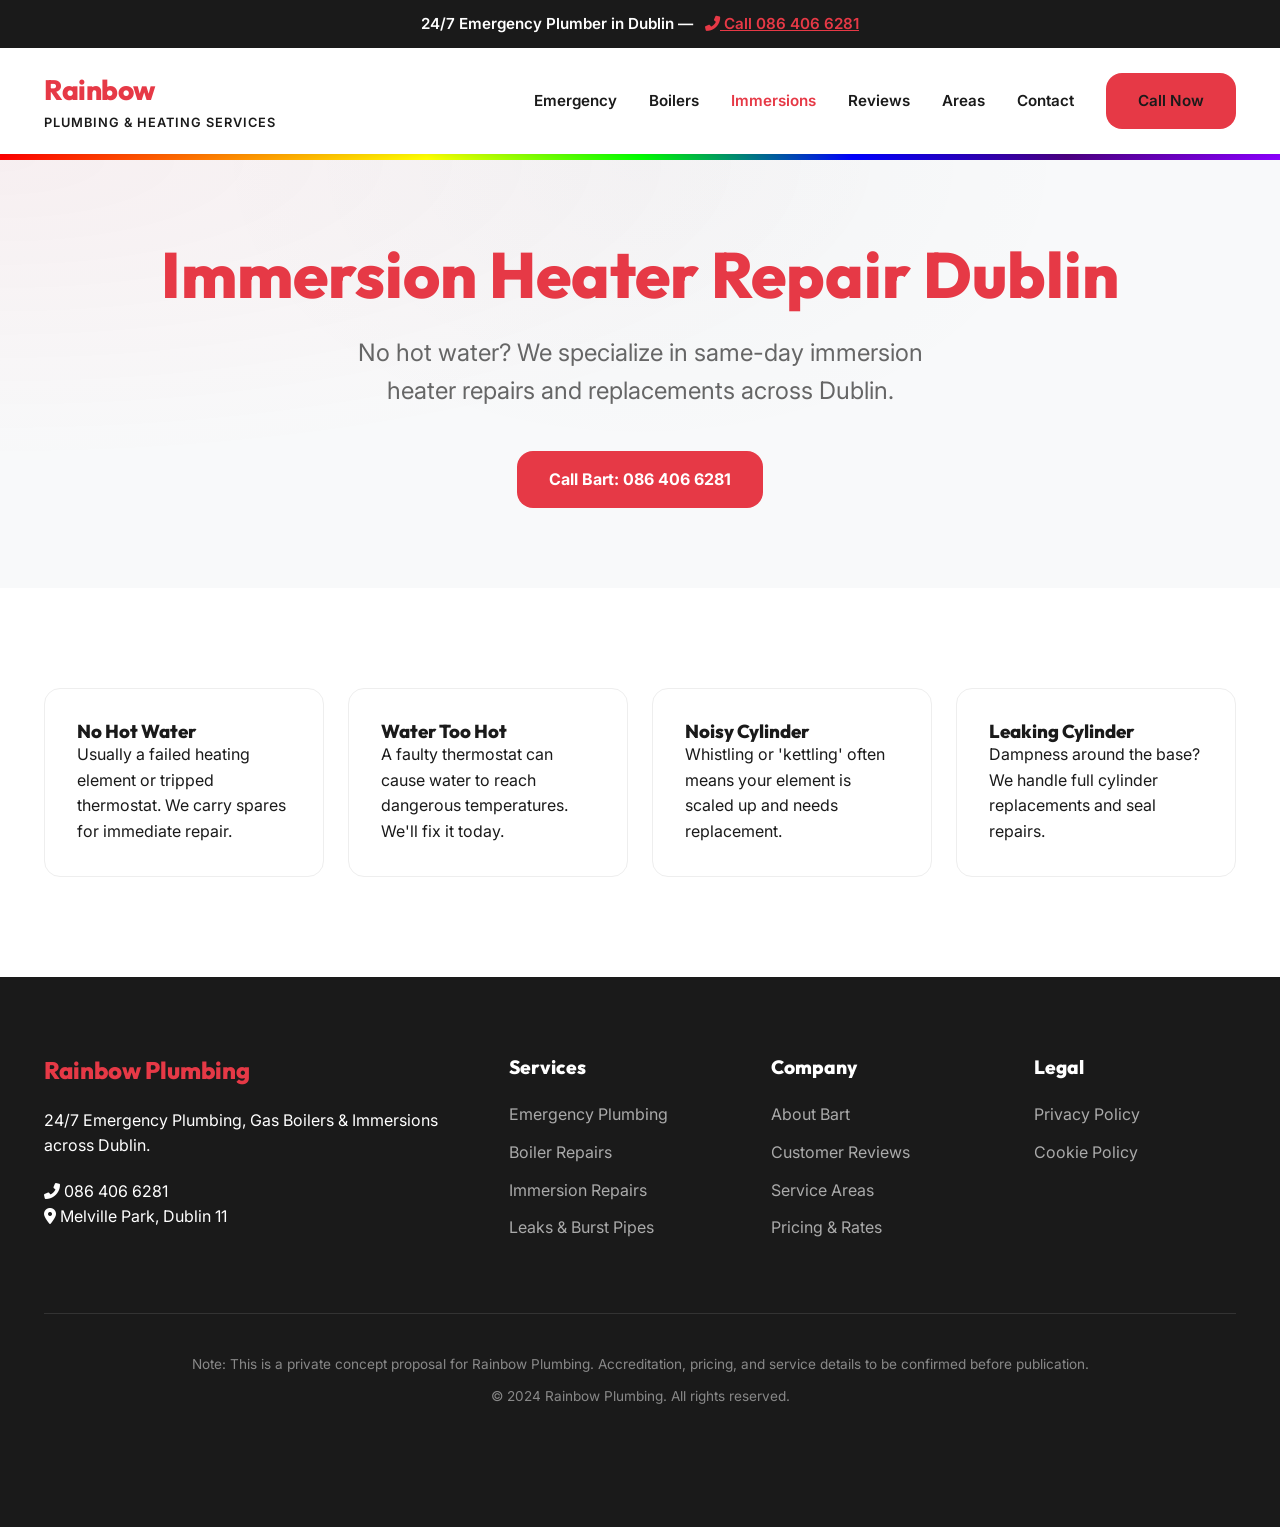
<file: immersion-heater-repair-dublin.html>
<!DOCTYPE html>
<html lang="en">
<head>
    <meta charset="UTF-8"><meta name="viewport" content="width=device-width, initial-scale=1.0">
    <title>Immersion Heater Repair Dublin | No Hot Water Help | Rainbow Plumbing</title>
    <link rel="stylesheet" href="styles.css">
    <link rel="stylesheet" href="https://cdnjs.cloudflare.com/ajax/libs/font-awesome/6.0.0/css/all.min.css">
</head>
<body>
    <!-- Emergency Top Bar -->
    <div class="top-bar">
        24/7 Emergency Plumber in Dublin — <a href="tel:+353864066281"><i class="fas fa-phone-alt"></i> Call 086 406 6281</a>
    </div>

    <!-- Header -->
    <header>
        <div class="container">
            <div class="header-inner">
                <a href="index.html" class="logo-wrap">
                    <div>
                        <span class="logo-text">Rainbow</span>
                        <span class="logo-subtext">Plumbing & Heating Services</span>
                    </div>
                </a>
                
                <nav class="nav-links">
                    <a href="emergency-plumber-dublin.html">Emergency</a>
                    <a href="gas-boiler-repair-dublin.html">Boilers</a>
                    <a href="immersion-heater-repair-dublin.html" class="active">Immersions</a>
                    <a href="reviews.html">Reviews</a>
                    <a href="service-areas.html">Areas</a>
                    <a href="contact.html">Contact</a>
                    <a href="tel:+353864066281" class="btn btn-primary header-cta">Call Now</a>
                </nav>

                <div class="menu-btn">
                    <i class="fas fa-bars"></i>
                </div>
            </div>
        </div>
    </header>

    <div class="rainbow-strip"></div>

    <section class="hero" style="padding: 80px 0;">
        <div class="container" style="text-align: center;">
            <h1 style="color: var(--primary);">Immersion Heater Repair Dublin</h1>
            <p style="margin: 20px auto 40px; font-size: 1.5rem;">No hot water? We specialize in same-day immersion heater repairs and replacements across Dublin.</p>
            <a href="tel:+353864066281" class="btn btn-primary">Call Bart: 086 406 6281</a>
        </div>
    </section>

    <section class="section">
        <div class="container">
            <div class="problem-grid">
                <div class="p-card">
                    <h3>No Hot Water</h3>
                    <p>Usually a failed heating element or tripped thermostat. We carry spares for immediate repair.</p>
                </div>
                <div class="p-card">
                    <h3>Water Too Hot</h3>
                    <p>A faulty thermostat can cause water to reach dangerous temperatures. We'll fix it today.</p>
                </div>
                <div class="p-card">
                    <h3>Noisy Cylinder</h3>
                    <p>Whistling or 'kettling' often means your element is scaled up and needs replacement.</p>
                </div>
                <div class="p-card">
                    <h3>Leaking Cylinder</h3>
                    <p>Dampness around the base? We handle full cylinder replacements and seal repairs.</p>
                </div>
            </div>
        </div>
    </section>

    <!-- Footer -->
    <footer>
        <div class="container">
            <div class="footer-grid">
                <div class="footer-col">
                    <h4 style="color: var(--primary); font-size: 1.5rem;">Rainbow Plumbing</h4>
                    <p>24/7 Emergency Plumbing, Gas Boilers & Immersions across Dublin.</p>
                    <p style="margin-top: 20px;"><i class="fas fa-phone-alt"></i> 086 406 6281</p>
                    <p><i class="fas fa-map-marker-alt"></i> Melville Park, Dublin 11</p>
                </div>
                <div class="footer-col">
                    <h4>Services</h4>
                    <ul class="footer-links">
                        <li><a href="emergency-plumber-dublin.html">Emergency Plumbing</a></li>
                        <li><a href="gas-boiler-repair-dublin.html">Boiler Repairs</a></li>
                        <li><a href="immersion-heater-repair-dublin.html">Immersion Repairs</a></li>
                        <li><a href="leaks-burst-pipes-dublin.html">Leaks & Burst Pipes</a></li>
                    </ul>
                </div>
                <div class="footer-col">
                    <h4>Company</h4>
                    <ul class="footer-links">
                        <li><a href="about.html">About Bart</a></li>
                        <li><a href="reviews.html">Customer Reviews</a></li>
                        <li><a href="service-areas.html">Service Areas</a></li>
                        <li><a href="pricing.html">Pricing & Rates</a></li>
                    </ul>
                </div>
                <div class="footer-col">
                    <h4>Legal</h4>
                    <ul class="footer-links">
                        <li><a href="privacy-policy.html">Privacy Policy</a></li>
                        <li><a href="cookie-policy.html">Cookie Policy</a></li>
                    </ul>
                </div>
            </div>
            <div style="margin-top: 60px; padding-top: 40px; border-top: 1px solid #333; text-align: center; color: #888; font-size: 0.85rem;">
                <p>Note: This is a private concept proposal for Rainbow Plumbing. Accreditation, pricing, and service details to be confirmed before publication.</p>
                <p style="margin-top: 10px;">&copy; 2024 Rainbow Plumbing. All rights reserved.</p>
            </div>
        </div>
    </footer>

    <!-- Mobile Sticky -->
    <div class="mobile-sticky">
        <a href="tel:+353864066281" class="m-item m-call"><i class="fas fa-phone-alt"></i> CALL NOW</a>
        <a href="https://wa.me/353864066281?text=Hi%20Rainbow%20Plumbing%2C%20I%20need%20help%20with%20a%20plumbing%20or%20heating%20issue." class="m-item m-whatsapp"><i class="fab fa-whatsapp"></i> WHATSAPP</a>
        <a href="contact.html" class="m-item m-callback"><i class="fas fa-envelope"></i> CALLBACK</a>
    </div>

    <script src="script.js"></script>
</body>
</html>
</file>
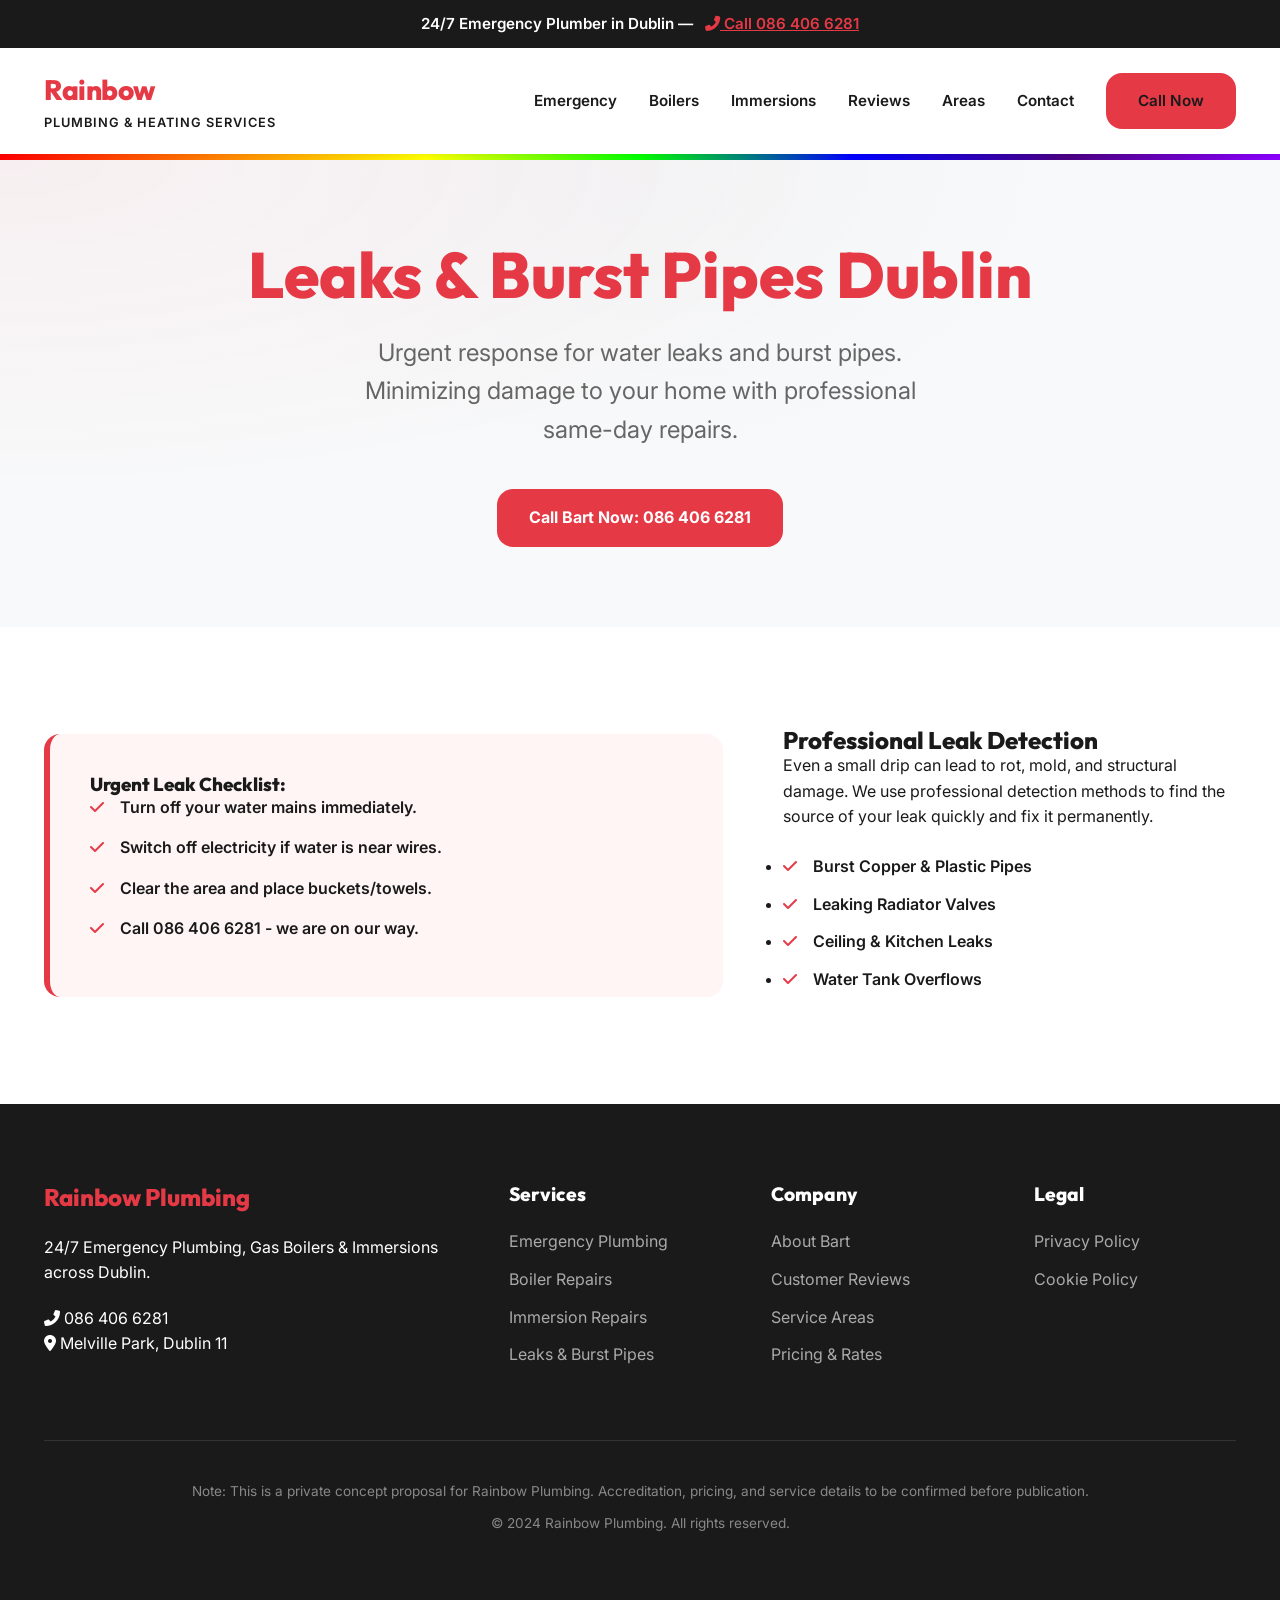
<file: leaks-burst-pipes-dublin.html>
<!DOCTYPE html>
<html lang="en">
<head>
    <meta charset="UTF-8"><meta name="viewport" content="width=device-width, initial-scale=1.0">
    <title>Leaks & Burst Pipes Dublin | Emergency Water Repair | Rainbow Plumbing</title>
    <link rel="stylesheet" href="styles.css">
    <link rel="stylesheet" href="https://cdnjs.cloudflare.com/ajax/libs/font-awesome/6.0.0/css/all.min.css">
</head>
<body>
    <!-- Emergency Top Bar -->
    <div class="top-bar">
        24/7 Emergency Plumber in Dublin — <a href="tel:+353864066281"><i class="fas fa-phone-alt"></i> Call 086 406 6281</a>
    </div>

    <!-- Header -->
    <header>
        <div class="container">
            <div class="header-inner">
                <a href="index.html" class="logo-wrap">
                    <div>
                        <span class="logo-text">Rainbow</span>
                        <span class="logo-subtext">Plumbing & Heating Services</span>
                    </div>
                </a>
                
                <nav class="nav-links">
                    <a href="emergency-plumber-dublin.html">Emergency</a>
                    <a href="gas-boiler-repair-dublin.html">Boilers</a>
                    <a href="immersion-heater-repair-dublin.html">Immersions</a>
                    <a href="reviews.html">Reviews</a>
                    <a href="service-areas.html">Areas</a>
                    <a href="contact.html">Contact</a>
                    <a href="tel:+353864066281" class="btn btn-primary header-cta">Call Now</a>
                </nav>

                <div class="menu-btn">
                    <i class="fas fa-bars"></i>
                </div>
            </div>
        </div>
    </header>

    <div class="rainbow-strip"></div>

    <section class="hero" style="padding: 80px 0;">
        <div class="container" style="text-align: center;">
            <h1 style="color: var(--primary);">Leaks & Burst Pipes Dublin</h1>
            <p style="margin: 20px auto 40px; font-size: 1.5rem;">Urgent response for water leaks and burst pipes. Minimizing damage to your home with professional same-day repairs.</p>
            <a href="tel:+353864066281" class="btn btn-primary">Call Bart Now: 086 406 6281</a>
        </div>
    </section>

    <section class="section">
        <div class="container">
            <div class="hero-grid">
                <div class="checklist-box">
                    <h3>Urgent Leak Checklist:</h3>
                    <ul>
                        <li>Turn off your water mains immediately.</li>
                        <li>Switch off electricity if water is near wires.</li>
                        <li>Clear the area and place buckets/towels.</li>
                        <li>Call 086 406 6281 - we are on our way.</li>
                    </ul>
                </div>
                <div>
                    <h2>Professional Leak Detection</h2>
                    <p>Even a small drip can lead to rot, mold, and structural damage. We use professional detection methods to find the source of your leak quickly and fix it permanently.</p>
                    <ul style="margin-top: 24px;">
                        <li style="margin-bottom: 12px; font-weight: 600;"><i class="fas fa-check" style="color: var(--primary); margin-right: 12px;"></i> Burst Copper & Plastic Pipes</li>
                        <li style="margin-bottom: 12px; font-weight: 600;"><i class="fas fa-check" style="color: var(--primary); margin-right: 12px;"></i> Leaking Radiator Valves</li>
                        <li style="margin-bottom: 12px; font-weight: 600;"><i class="fas fa-check" style="color: var(--primary); margin-right: 12px;"></i> Ceiling & Kitchen Leaks</li>
                        <li style="margin-bottom: 12px; font-weight: 600;"><i class="fas fa-check" style="color: var(--primary); margin-right: 12px;"></i> Water Tank Overflows</li>
                    </ul>
                </div>
            </div>
        </div>
    </section>

    <!-- Footer -->
    <footer>
        <div class="container">
            <div class="footer-grid">
                <div class="footer-col">
                    <h4 style="color: var(--primary); font-size: 1.5rem;">Rainbow Plumbing</h4>
                    <p>24/7 Emergency Plumbing, Gas Boilers & Immersions across Dublin.</p>
                    <p style="margin-top: 20px;"><i class="fas fa-phone-alt"></i> 086 406 6281</p>
                    <p><i class="fas fa-map-marker-alt"></i> Melville Park, Dublin 11</p>
                </div>
                <div class="footer-col">
                    <h4>Services</h4>
                    <ul class="footer-links">
                        <li><a href="emergency-plumber-dublin.html">Emergency Plumbing</a></li>
                        <li><a href="gas-boiler-repair-dublin.html">Boiler Repairs</a></li>
                        <li><a href="immersion-heater-repair-dublin.html">Immersion Repairs</a></li>
                        <li><a href="leaks-burst-pipes-dublin.html">Leaks & Burst Pipes</a></li>
                    </ul>
                </div>
                <div class="footer-col">
                    <h4>Company</h4>
                    <ul class="footer-links">
                        <li><a href="about.html">About Bart</a></li>
                        <li><a href="reviews.html">Customer Reviews</a></li>
                        <li><a href="service-areas.html">Service Areas</a></li>
                        <li><a href="pricing.html">Pricing & Rates</a></li>
                    </ul>
                </div>
                <div class="footer-col">
                    <h4>Legal</h4>
                    <ul class="footer-links">
                        <li><a href="privacy-policy.html">Privacy Policy</a></li>
                        <li><a href="cookie-policy.html">Cookie Policy</a></li>
                    </ul>
                </div>
            </div>
            <div style="margin-top: 60px; padding-top: 40px; border-top: 1px solid #333; text-align: center; color: #888; font-size: 0.85rem;">
                <p>Note: This is a private concept proposal for Rainbow Plumbing. Accreditation, pricing, and service details to be confirmed before publication.</p>
                <p style="margin-top: 10px;">&copy; 2024 Rainbow Plumbing. All rights reserved.</p>
            </div>
        </div>
    </footer>

    <!-- Mobile Sticky -->
    <div class="mobile-sticky">
        <a href="tel:+353864066281" class="m-item m-call"><i class="fas fa-phone-alt"></i> CALL NOW</a>
        <a href="https://wa.me/353864066281?text=Hi%20Rainbow%20Plumbing%2C%20I%20need%20help%20with%20a%20plumbing%20or%20heating%20issue." class="m-item m-whatsapp"><i class="fab fa-whatsapp"></i> WHATSAPP</a>
        <a href="contact.html" class="m-item m-callback"><i class="fas fa-envelope"></i> CALLBACK</a>
    </div>

    <script src="script.js"></script>
</body>
</html>
</file>
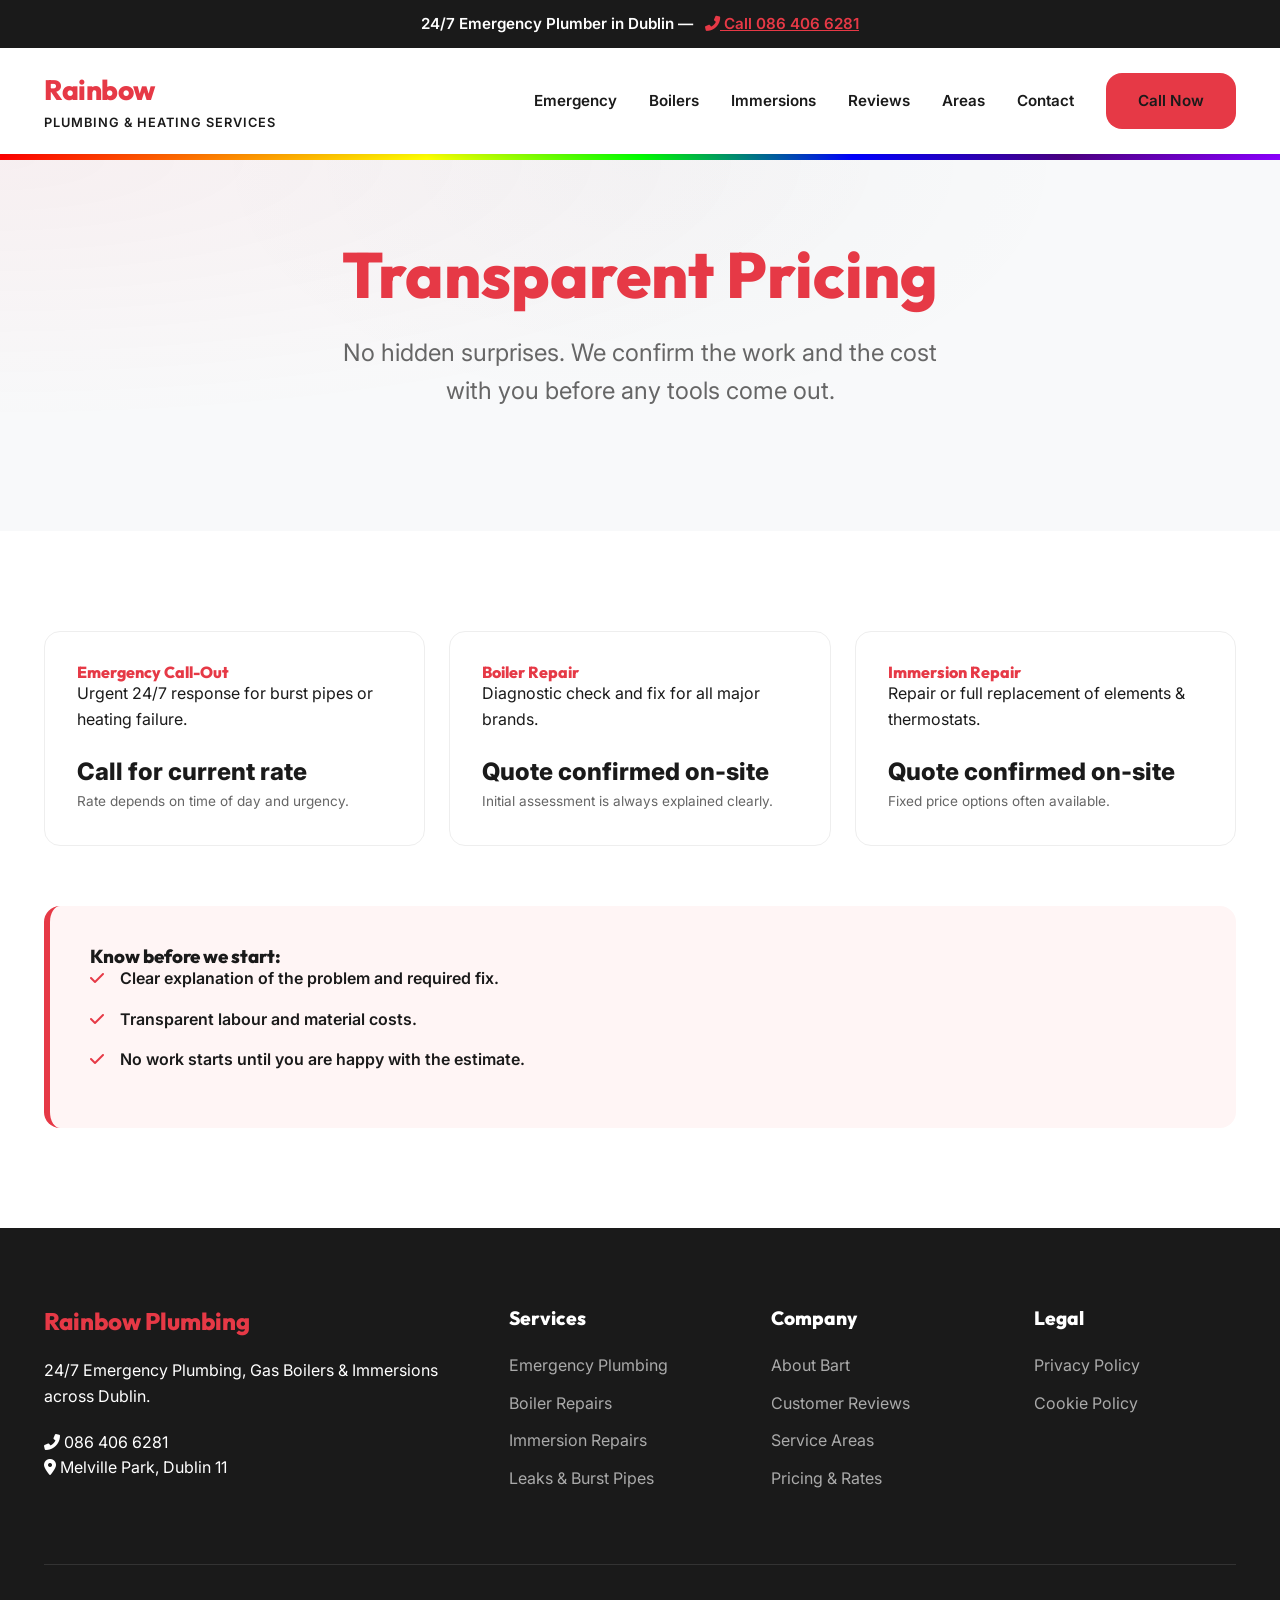
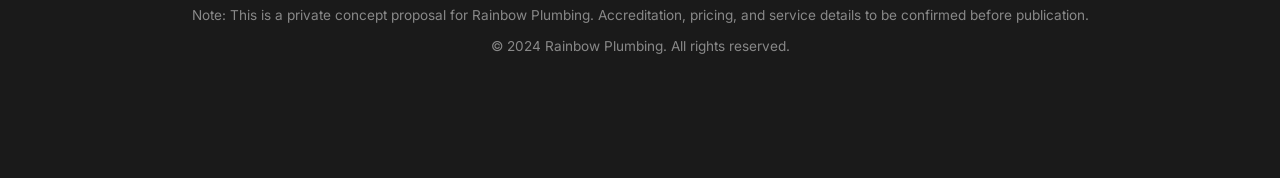
<file: pricing.html>
<!DOCTYPE html>
<html lang="en">
<head>
    <meta charset="UTF-8"><meta name="viewport" content="width=device-width, initial-scale=1.0">
    <title>Pricing & Rates | Transparent Plumbing Costs | Rainbow Plumbing</title>
    <link rel="stylesheet" href="styles.css">
    <link rel="stylesheet" href="https://cdnjs.cloudflare.com/ajax/libs/font-awesome/6.0.0/css/all.min.css">
</head>
<body>
    <!-- Emergency Top Bar -->
    <div class="top-bar">
        24/7 Emergency Plumber in Dublin — <a href="tel:+353864066281"><i class="fas fa-phone-alt"></i> Call 086 406 6281</a>
    </div>

    <!-- Header -->
    <header>
        <div class="container">
            <div class="header-inner">
                <a href="index.html" class="logo-wrap">
                    <div>
                        <span class="logo-text">Rainbow</span>
                        <span class="logo-subtext">Plumbing & Heating Services</span>
                    </div>
                </a>
                
                <nav class="nav-links">
                    <a href="emergency-plumber-dublin.html">Emergency</a>
                    <a href="gas-boiler-repair-dublin.html">Boilers</a>
                    <a href="immersion-heater-repair-dublin.html">Immersions</a>
                    <a href="reviews.html">Reviews</a>
                    <a href="service-areas.html">Areas</a>
                    <a href="contact.html">Contact</a>
                    <a href="tel:+353864066281" class="btn btn-primary header-cta">Call Now</a>
                </nav>

                <div class="menu-btn">
                    <i class="fas fa-bars"></i>
                </div>
            </div>
        </div>
    </header>

    <div class="rainbow-strip"></div>

    <section class="hero" style="padding: 80px 0;">
        <div class="container" style="text-align: center;">
            <h1 style="color: var(--primary);">Transparent Pricing</h1>
            <p style="margin: 20px auto 40px; font-size: 1.5rem;">No hidden surprises. We confirm the work and the cost with you before any tools come out.</p>
        </div>
    </section>

    <section class="section">
        <div class="container">
            <div class="problem-grid">
                <div class="p-card">
                    <h4 style="color: var(--primary);">Emergency Call-Out</h4>
                    <p>Urgent 24/7 response for burst pipes or heating failure.</p>
                    <p style="font-size: 1.5rem; font-weight: 800; margin-top: 20px;">Call for current rate</p>
                    <p style="font-size: 0.85rem; color: var(--text-muted);">Rate depends on time of day and urgency.</p>
                </div>
                <div class="p-card">
                    <h4 style="color: var(--primary);">Boiler Repair</h4>
                    <p>Diagnostic check and fix for all major brands.</p>
                    <p style="font-size: 1.5rem; font-weight: 800; margin-top: 20px;">Quote confirmed on-site</p>
                    <p style="font-size: 0.85rem; color: var(--text-muted);">Initial assessment is always explained clearly.</p>
                </div>
                <div class="p-card">
                    <h4 style="color: var(--primary);">Immersion Repair</h4>
                    <p>Repair or full replacement of elements & thermostats.</p>
                    <p style="font-size: 1.5rem; font-weight: 800; margin-top: 20px;">Quote confirmed on-site</p>
                    <p style="font-size: 0.85rem; color: var(--text-muted);">Fixed price options often available.</p>
                </div>
            </div>
            <div class="checklist-box" style="margin-top: 60px;">
                <h3>Know before we start:</h3>
                <ul>
                    <li>Clear explanation of the problem and required fix.</li>
                    <li>Transparent labour and material costs.</li>
                    <li>No work starts until you are happy with the estimate.</li>
                </ul>
            </div>
        </div>
    </section>

    <!-- Footer -->
    <footer>
        <div class="container">
            <div class="footer-grid">
                <div class="footer-col">
                    <h4 style="color: var(--primary); font-size: 1.5rem;">Rainbow Plumbing</h4>
                    <p>24/7 Emergency Plumbing, Gas Boilers & Immersions across Dublin.</p>
                    <p style="margin-top: 20px;"><i class="fas fa-phone-alt"></i> 086 406 6281</p>
                    <p><i class="fas fa-map-marker-alt"></i> Melville Park, Dublin 11</p>
                </div>
                <div class="footer-col">
                    <h4>Services</h4>
                    <ul class="footer-links">
                        <li><a href="emergency-plumber-dublin.html">Emergency Plumbing</a></li>
                        <li><a href="gas-boiler-repair-dublin.html">Boiler Repairs</a></li>
                        <li><a href="immersion-heater-repair-dublin.html">Immersion Repairs</a></li>
                        <li><a href="leaks-burst-pipes-dublin.html">Leaks & Burst Pipes</a></li>
                    </ul>
                </div>
                <div class="footer-col">
                    <h4>Company</h4>
                    <ul class="footer-links">
                        <li><a href="about.html">About Bart</a></li>
                        <li><a href="reviews.html">Customer Reviews</a></li>
                        <li><a href="service-areas.html">Service Areas</a></li>
                        <li><a href="pricing.html">Pricing & Rates</a></li>
                    </ul>
                </div>
                <div class="footer-col">
                    <h4>Legal</h4>
                    <ul class="footer-links">
                        <li><a href="privacy-policy.html">Privacy Policy</a></li>
                        <li><a href="cookie-policy.html">Cookie Policy</a></li>
                    </ul>
                </div>
            </div>
            <div style="margin-top: 60px; padding-top: 40px; border-top: 1px solid #333; text-align: center; color: #888; font-size: 0.85rem;">
                <p>Note: This is a private concept proposal for Rainbow Plumbing. Accreditation, pricing, and service details to be confirmed before publication.</p>
                <p style="margin-top: 10px;">&copy; 2024 Rainbow Plumbing. All rights reserved.</p>
            </div>
        </div>
    </footer>

    <!-- Mobile Sticky -->
    <div class="mobile-sticky">
        <a href="tel:+353864066281" class="m-item m-call"><i class="fas fa-phone-alt"></i> CALL NOW</a>
        <a href="https://wa.me/353864066281?text=Hi%20Rainbow%20Plumbing%2C%20I%20need%20help%20with%20a%20plumbing%20or%20heating%20issue." class="m-item m-whatsapp"><i class="fab fa-whatsapp"></i> WHATSAPP</a>
        <a href="contact.html" class="m-item m-callback"><i class="fas fa-envelope"></i> CALLBACK</a>
    </div>

    <script src="script.js"></script>
</body>
</html>
</file>
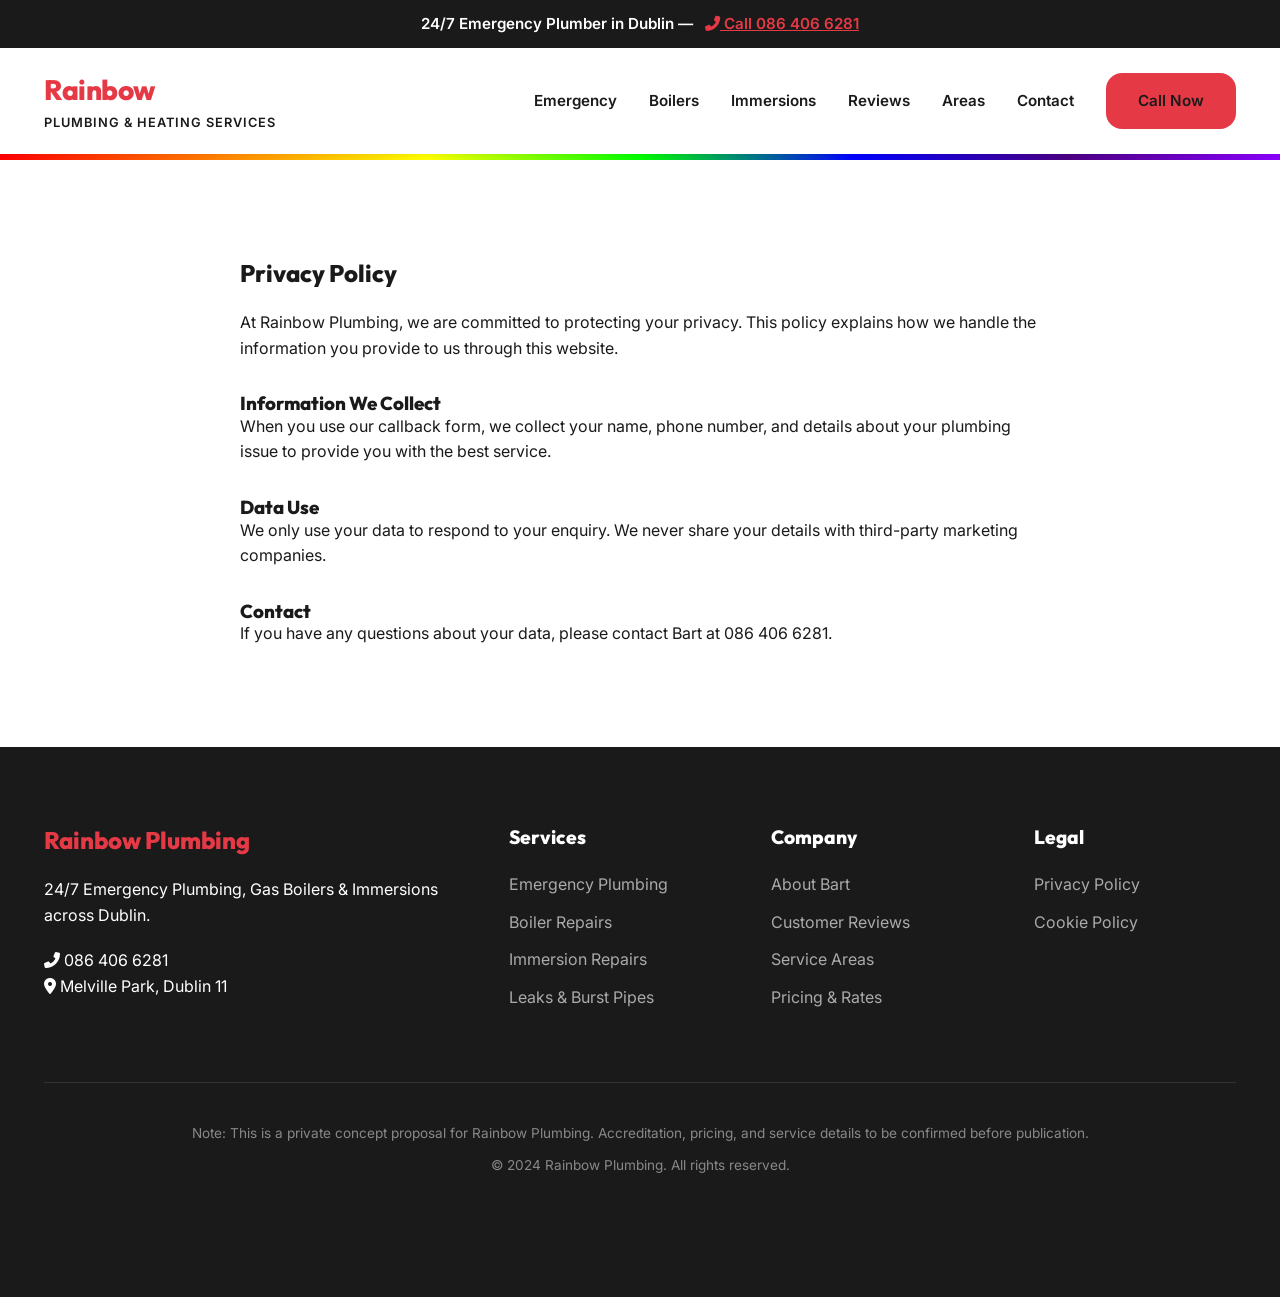
<file: privacy-policy.html>
<!DOCTYPE html>
<html lang="en">
<head>
    <meta charset="UTF-8"><meta name="viewport" content="width=device-width, initial-scale=1.0">
    <title>Privacy Policy | Rainbow Plumbing Dublin</title>
    <meta name="robots" content="noindex">
    <link rel="stylesheet" href="styles.css">
    <link rel="stylesheet" href="https://cdnjs.cloudflare.com/ajax/libs/font-awesome/6.0.0/css/all.min.css">
</head>
<body>
    <!-- Emergency Top Bar -->
    <div class="top-bar">
        24/7 Emergency Plumber in Dublin — <a href="tel:+353864066281"><i class="fas fa-phone-alt"></i> Call 086 406 6281</a>
    </div>

    <!-- Header -->
    <header>
        <div class="container">
            <div class="header-inner">
                <a href="index.html" class="logo-wrap">
                    <div>
                        <span class="logo-text">Rainbow</span>
                        <span class="logo-subtext">Plumbing & Heating Services</span>
                    </div>
                </a>
                
                <nav class="nav-links">
                    <a href="emergency-plumber-dublin.html">Emergency</a>
                    <a href="gas-boiler-repair-dublin.html">Boilers</a>
                    <a href="immersion-heater-repair-dublin.html">Immersions</a>
                    <a href="reviews.html">Reviews</a>
                    <a href="service-areas.html">Areas</a>
                    <a href="contact.html">Contact</a>
                    <a href="tel:+353864066281" class="btn btn-primary header-cta">Call Now</a>
                </nav>

                <div class="menu-btn">
                    <i class="fas fa-bars"></i>
                </div>
            </div>
        </div>
    </header>

    <div class="rainbow-strip"></div>

    <section class="section">
        <div class="container">
            <div style="max-width: 800px; margin: 0 auto;">
                <h1>Privacy Policy</h1>
                <p style="margin-top: 24px;">At Rainbow Plumbing, we are committed to protecting your privacy. This policy explains how we handle the information you provide to us through this website.</p>
                <h3 style="margin-top: 32px;">Information We Collect</h3>
                <p>When you use our callback form, we collect your name, phone number, and details about your plumbing issue to provide you with the best service.</p>
                <h3 style="margin-top: 32px;">Data Use</h3>
                <p>We only use your data to respond to your enquiry. We never share your details with third-party marketing companies.</p>
                <h3 style="margin-top: 32px;">Contact</h3>
                <p>If you have any questions about your data, please contact Bart at 086 406 6281.</p>
            </div>
        </div>
    </section>

    <!-- Footer -->
    <footer>
        <div class="container">
            <div class="footer-grid">
                <div class="footer-col">
                    <h4 style="color: var(--primary); font-size: 1.5rem;">Rainbow Plumbing</h4>
                    <p>24/7 Emergency Plumbing, Gas Boilers & Immersions across Dublin.</p>
                    <p style="margin-top: 20px;"><i class="fas fa-phone-alt"></i> 086 406 6281</p>
                    <p><i class="fas fa-map-marker-alt"></i> Melville Park, Dublin 11</p>
                </div>
                <div class="footer-col">
                    <h4>Services</h4>
                    <ul class="footer-links">
                        <li><a href="emergency-plumber-dublin.html">Emergency Plumbing</a></li>
                        <li><a href="gas-boiler-repair-dublin.html">Boiler Repairs</a></li>
                        <li><a href="immersion-heater-repair-dublin.html">Immersion Repairs</a></li>
                        <li><a href="leaks-burst-pipes-dublin.html">Leaks & Burst Pipes</a></li>
                    </ul>
                </div>
                <div class="footer-col">
                    <h4>Company</h4>
                    <ul class="footer-links">
                        <li><a href="about.html">About Bart</a></li>
                        <li><a href="reviews.html">Customer Reviews</a></li>
                        <li><a href="service-areas.html">Service Areas</a></li>
                        <li><a href="pricing.html">Pricing & Rates</a></li>
                    </ul>
                </div>
                <div class="footer-col">
                    <h4>Legal</h4>
                    <ul class="footer-links">
                        <li><a href="privacy-policy.html">Privacy Policy</a></li>
                        <li><a href="cookie-policy.html">Cookie Policy</a></li>
                    </ul>
                </div>
            </div>
            <div style="margin-top: 60px; padding-top: 40px; border-top: 1px solid #333; text-align: center; color: #888; font-size: 0.85rem;">
                <p>Note: This is a private concept proposal for Rainbow Plumbing. Accreditation, pricing, and service details to be confirmed before publication.</p>
                <p style="margin-top: 10px;">&copy; 2024 Rainbow Plumbing. All rights reserved.</p>
            </div>
        </div>
    </footer>
    <!-- Mobile Sticky -->
    <div class="mobile-sticky">
        <a href="tel:+353864066281" class="m-item m-call"><i class="fas fa-phone-alt"></i> CALL NOW</a>
        <a href="https://wa.me/353864066281?text=Hi%20Rainbow%20Plumbing%2C%20I%20need%20help%20with%20a%20plumbing%20or%20heating%20issue." class="m-item m-whatsapp"><i class="fab fa-whatsapp"></i> WHATSAPP</a>
        <a href="contact.html" class="m-item m-callback"><i class="fas fa-envelope"></i> CALLBACK</a>
    </div>

    <script src="script.js"></script>
</body>
</html>
</file>
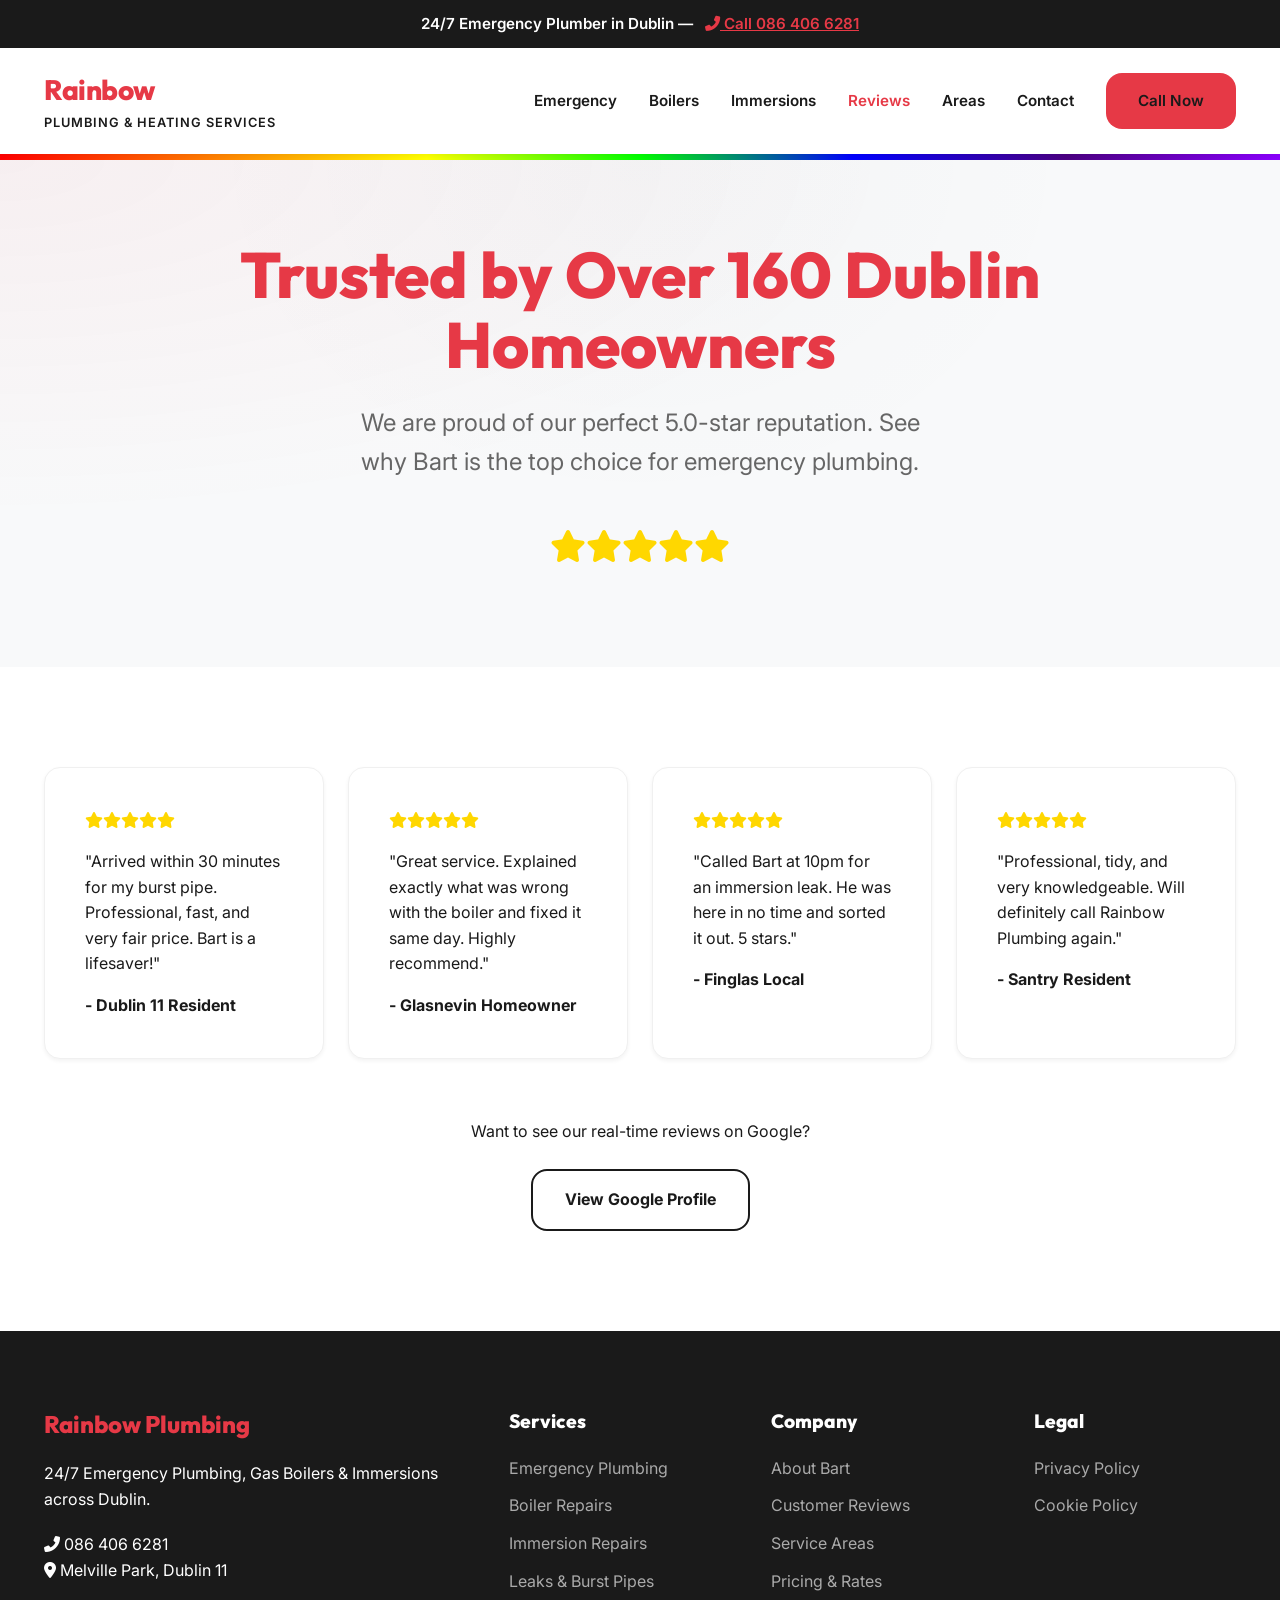
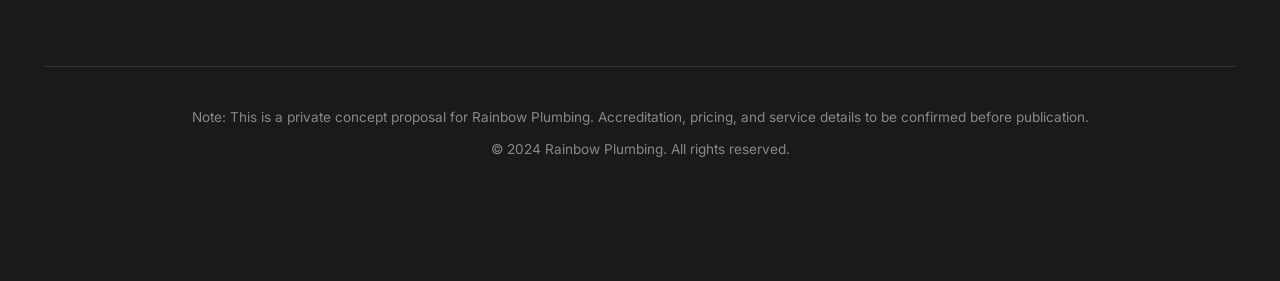
<file: reviews.html>
<!DOCTYPE html>
<html lang="en">
<head>
    <meta charset="UTF-8"><meta name="viewport" content="width=device-width, initial-scale=1.0">
    <title>Customer Reviews | 160+ 5-Star Ratings | Rainbow Plumbing Dublin</title>
    <link rel="stylesheet" href="styles.css">
    <link rel="stylesheet" href="https://cdnjs.cloudflare.com/ajax/libs/font-awesome/6.0.0/css/all.min.css">
</head>
<body>
    <!-- Emergency Top Bar -->
    <div class="top-bar">
        24/7 Emergency Plumber in Dublin — <a href="tel:+353864066281"><i class="fas fa-phone-alt"></i> Call 086 406 6281</a>
    </div>

    <!-- Header -->
    <header>
        <div class="container">
            <div class="header-inner">
                <a href="index.html" class="logo-wrap">
                    <div>
                        <span class="logo-text">Rainbow</span>
                        <span class="logo-subtext">Plumbing & Heating Services</span>
                    </div>
                </a>
                
                <nav class="nav-links">
                    <a href="emergency-plumber-dublin.html">Emergency</a>
                    <a href="gas-boiler-repair-dublin.html">Boilers</a>
                    <a href="immersion-heater-repair-dublin.html">Immersions</a>
                    <a href="reviews.html" class="active">Reviews</a>
                    <a href="service-areas.html">Areas</a>
                    <a href="contact.html">Contact</a>
                    <a href="tel:+353864066281" class="btn btn-primary header-cta">Call Now</a>
                </nav>

                <div class="menu-btn">
                    <i class="fas fa-bars"></i>
                </div>
            </div>
        </div>
    </header>

    <div class="rainbow-strip"></div>

    <section class="hero" style="padding: 80px 0;">
        <div class="container" style="text-align: center;">
            <h1 style="color: var(--primary);">Trusted by Over 160 Dublin Homeowners</h1>
            <p style="margin: 20px auto 40px; font-size: 1.5rem;">We are proud of our perfect 5.0-star reputation. See why Bart is the top choice for emergency plumbing.</p>
            <div class="stars" style="font-size: 2rem;"><i class="fas fa-star"></i><i class="fas fa-star"></i><i class="fas fa-star"></i><i class="fas fa-star"></i><i class="fas fa-star"></i></div>
        </div>
    </section>

    <section class="section">
        <div class="container">
            <div class="problem-grid">
                <div class="review-card">
                    <div class="stars"><i class="fas fa-star"></i><i class="fas fa-star"></i><i class="fas fa-star"></i><i class="fas fa-star"></i><i class="fas fa-star"></i></div>
                    <p>"Arrived within 30 minutes for my burst pipe. Professional, fast, and very fair price. Bart is a lifesaver!"</p>
                    <strong style="display: block; margin-top: 16px;">- Dublin 11 Resident</strong>
                </div>
                <div class="review-card">
                    <div class="stars"><i class="fas fa-star"></i><i class="fas fa-star"></i><i class="fas fa-star"></i><i class="fas fa-star"></i><i class="fas fa-star"></i></div>
                    <p>"Great service. Explained exactly what was wrong with the boiler and fixed it same day. Highly recommend."</p>
                    <strong style="display: block; margin-top: 16px;">- Glasnevin Homeowner</strong>
                </div>
                <div class="review-card">
                    <div class="stars"><i class="fas fa-star"></i><i class="fas fa-star"></i><i class="fas fa-star"></i><i class="fas fa-star"></i><i class="fas fa-star"></i></div>
                    <p>"Called Bart at 10pm for an immersion leak. He was here in no time and sorted it out. 5 stars."</p>
                    <strong style="display: block; margin-top: 16px;">- Finglas Local</strong>
                </div>
                <div class="review-card">
                    <div class="stars"><i class="fas fa-star"></i><i class="fas fa-star"></i><i class="fas fa-star"></i><i class="fas fa-star"></i><i class="fas fa-star"></i></div>
                    <p>"Professional, tidy, and very knowledgeable. Will definitely call Rainbow Plumbing again."</p>
                    <strong style="display: block; margin-top: 16px;">- Santry Resident</strong>
                </div>
            </div>
            <div style="text-align: center; margin-top: 60px;">
                <p style="margin-bottom: 24px;">Want to see our real-time reviews on Google?</p>
                <a href="#" class="btn btn-outline" onclick="alert('Link to Google Business Profile goes here.')">View Google Profile</a>
            </div>
        </div>
    </section>

    <!-- Footer -->
    <footer>
        <div class="container">
            <div class="footer-grid">
                <div class="footer-col">
                    <h4 style="color: var(--primary); font-size: 1.5rem;">Rainbow Plumbing</h4>
                    <p>24/7 Emergency Plumbing, Gas Boilers & Immersions across Dublin.</p>
                    <p style="margin-top: 20px;"><i class="fas fa-phone-alt"></i> 086 406 6281</p>
                    <p><i class="fas fa-map-marker-alt"></i> Melville Park, Dublin 11</p>
                </div>
                <div class="footer-col">
                    <h4>Services</h4>
                    <ul class="footer-links">
                        <li><a href="emergency-plumber-dublin.html">Emergency Plumbing</a></li>
                        <li><a href="gas-boiler-repair-dublin.html">Boiler Repairs</a></li>
                        <li><a href="immersion-heater-repair-dublin.html">Immersion Repairs</a></li>
                        <li><a href="leaks-burst-pipes-dublin.html">Leaks & Burst Pipes</a></li>
                    </ul>
                </div>
                <div class="footer-col">
                    <h4>Company</h4>
                    <ul class="footer-links">
                        <li><a href="about.html">About Bart</a></li>
                        <li><a href="reviews.html">Customer Reviews</a></li>
                        <li><a href="service-areas.html">Service Areas</a></li>
                        <li><a href="pricing.html">Pricing & Rates</a></li>
                    </ul>
                </div>
                <div class="footer-col">
                    <h4>Legal</h4>
                    <ul class="footer-links">
                        <li><a href="privacy-policy.html">Privacy Policy</a></li>
                        <li><a href="cookie-policy.html">Cookie Policy</a></li>
                    </ul>
                </div>
            </div>
            <div style="margin-top: 60px; padding-top: 40px; border-top: 1px solid #333; text-align: center; color: #888; font-size: 0.85rem;">
                <p>Note: This is a private concept proposal for Rainbow Plumbing. Accreditation, pricing, and service details to be confirmed before publication.</p>
                <p style="margin-top: 10px;">&copy; 2024 Rainbow Plumbing. All rights reserved.</p>
            </div>
        </div>
    </footer>

    <!-- Mobile Sticky -->
    <div class="mobile-sticky">
        <a href="tel:+353864066281" class="m-item m-call"><i class="fas fa-phone-alt"></i> CALL NOW</a>
        <a href="https://wa.me/353864066281?text=Hi%20Rainbow%20Plumbing%2C%20I%20need%20help%20with%20a%20plumbing%20or%20heating%20issue." class="m-item m-whatsapp"><i class="fab fa-whatsapp"></i> WHATSAPP</a>
        <a href="contact.html" class="m-item m-callback"><i class="fas fa-envelope"></i> CALLBACK</a>
    </div>

    <script src="script.js"></script>
</body>
</html>
</file>
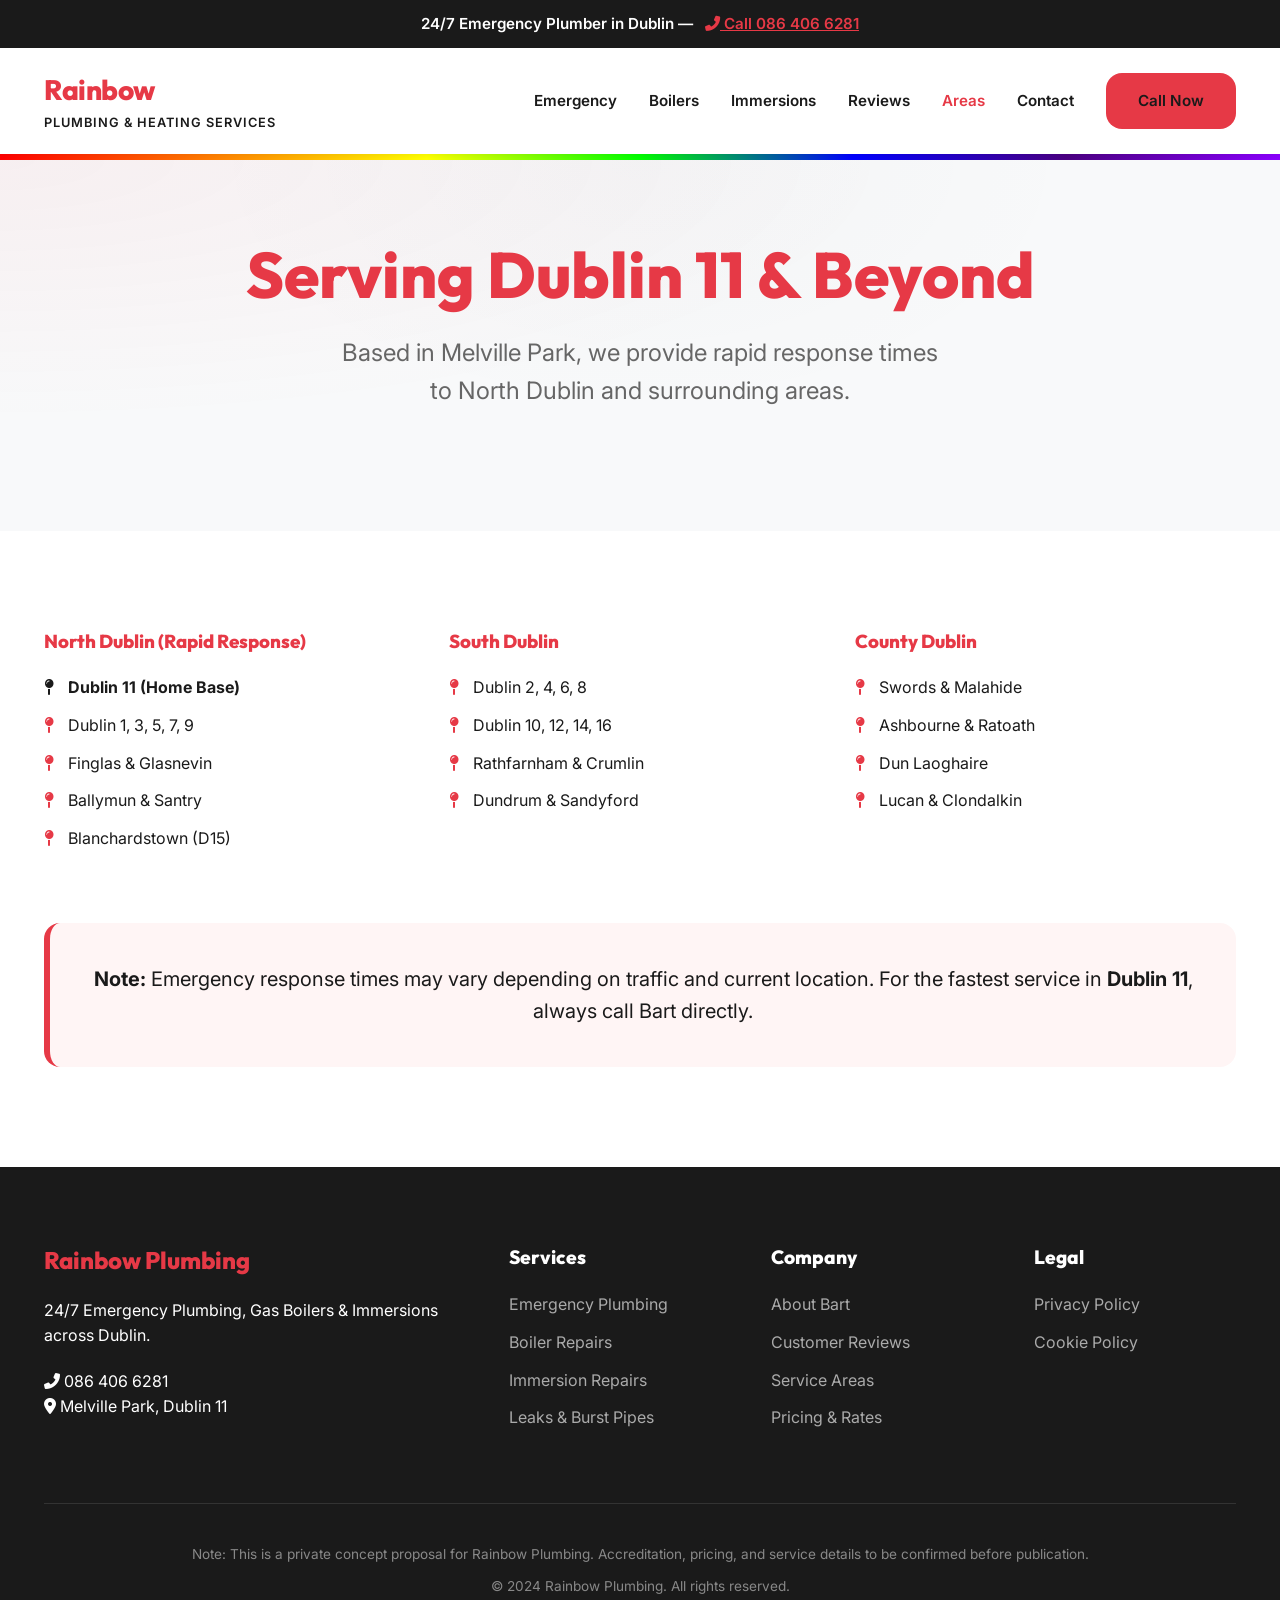
<file: service-areas.html>
<!DOCTYPE html>
<html lang="en">
<head>
    <meta charset="UTF-8"><meta name="viewport" content="width=device-width, initial-scale=1.0">
    <title>Plumber Dublin 11 & North Dublin | Service Areas | Rainbow Plumbing</title>
    <link rel="stylesheet" href="styles.css">
    <link rel="stylesheet" href="https://cdnjs.cloudflare.com/ajax/libs/font-awesome/6.0.0/css/all.min.css">
</head>
<body>
    <!-- Emergency Top Bar -->
    <div class="top-bar">
        24/7 Emergency Plumber in Dublin — <a href="tel:+353864066281"><i class="fas fa-phone-alt"></i> Call 086 406 6281</a>
    </div>

    <!-- Header -->
    <header>
        <div class="container">
            <div class="header-inner">
                <a href="index.html" class="logo-wrap">
                    <div>
                        <span class="logo-text">Rainbow</span>
                        <span class="logo-subtext">Plumbing & Heating Services</span>
                    </div>
                </a>
                
                <nav class="nav-links">
                    <a href="emergency-plumber-dublin.html">Emergency</a>
                    <a href="gas-boiler-repair-dublin.html">Boilers</a>
                    <a href="immersion-heater-repair-dublin.html">Immersions</a>
                    <a href="reviews.html">Reviews</a>
                    <a href="service-areas.html" class="active">Areas</a>
                    <a href="contact.html">Contact</a>
                    <a href="tel:+353864066281" class="btn btn-primary header-cta">Call Now</a>
                </nav>

                <div class="menu-btn">
                    <i class="fas fa-bars"></i>
                </div>
            </div>
        </div>
    </header>

    <div class="rainbow-strip"></div>

    <section class="hero" style="padding: 80px 0;">
        <div class="container" style="text-align: center;">
            <h1 style="color: var(--primary);">Serving Dublin 11 & Beyond</h1>
            <p style="margin: 20px auto 40px; font-size: 1.5rem;">Based in Melville Park, we provide rapid response times to North Dublin and surrounding areas.</p>
        </div>
    </section>

    <section class="section">
        <div class="container">
            <div class="problem-grid" style="grid-template-columns: repeat(auto-fit, minmax(280px, 1fr));">
                <div>
                    <h3 style="margin-bottom: 24px; color: var(--primary);">North Dublin (Rapid Response)</h3>
                    <ul class="area-list" style="list-style: none; padding: 0;">
                        <li style="margin-bottom: 12px;"><i class="fas fa-map-pin" style="color: var(--secondary); margin-right: 10px;"></i> <strong>Dublin 11 (Home Base)</strong></li>
                        <li style="margin-bottom: 12px;"><i class="fas fa-map-pin" style="color: var(--primary); margin-right: 10px;"></i> Dublin 1, 3, 5, 7, 9</li>
                        <li style="margin-bottom: 12px;"><i class="fas fa-map-pin" style="color: var(--primary); margin-right: 10px;"></i> Finglas & Glasnevin</li>
                        <li style="margin-bottom: 12px;"><i class="fas fa-map-pin" style="color: var(--primary); margin-right: 10px;"></i> Ballymun & Santry</li>
                        <li style="margin-bottom: 12px;"><i class="fas fa-map-pin" style="color: var(--primary); margin-right: 10px;"></i> Blanchardstown (D15)</li>
                    </ul>
                </div>
                <div>
                    <h3 style="margin-bottom: 24px; color: var(--primary);">South Dublin</h3>
                    <ul class="area-list" style="list-style: none; padding: 0;">
                        <li style="margin-bottom: 12px;"><i class="fas fa-map-pin" style="color: var(--primary); margin-right: 10px;"></i> Dublin 2, 4, 6, 8</li>
                        <li style="margin-bottom: 12px;"><i class="fas fa-map-pin" style="color: var(--primary); margin-right: 10px;"></i> Dublin 10, 12, 14, 16</li>
                        <li style="margin-bottom: 12px;"><i class="fas fa-map-pin" style="color: var(--primary); margin-right: 10px;"></i> Rathfarnham & Crumlin</li>
                        <li style="margin-bottom: 12px;"><i class="fas fa-map-pin" style="color: var(--primary); margin-right: 10px;"></i> Dundrum & Sandyford</li>
                    </ul>
                </div>
                <div>
                    <h3 style="margin-bottom: 24px; color: var(--primary);">County Dublin</h3>
                    <ul class="area-list" style="list-style: none; padding: 0;">
                        <li style="margin-bottom: 12px;"><i class="fas fa-map-pin" style="color: var(--primary); margin-right: 10px;"></i> Swords & Malahide</li>
                        <li style="margin-bottom: 12px;"><i class="fas fa-map-pin" style="color: var(--primary); margin-right: 10px;"></i> Ashbourne & Ratoath</li>
                        <li style="margin-bottom: 12px;"><i class="fas fa-map-pin" style="color: var(--primary); margin-right: 10px;"></i> Dun Laoghaire</li>
                        <li style="margin-bottom: 12px;"><i class="fas fa-map-pin" style="color: var(--primary); margin-right: 10px;"></i> Lucan & Clondalkin</li>
                    </ul>
                </div>
            </div>
            
            <div class="checklist-box" style="margin-top: 60px; text-align: center;">
                <p style="font-size: 1.25rem;"><strong>Note:</strong> Emergency response times may vary depending on traffic and current location. For the fastest service in <strong>Dublin 11</strong>, always call Bart directly.</p>
            </div>
        </div>
    </section>

    <!-- Footer -->
    <footer>
        <div class="container">
            <div class="footer-grid">
                <div class="footer-col">
                    <h4 style="color: var(--primary); font-size: 1.5rem;">Rainbow Plumbing</h4>
                    <p>24/7 Emergency Plumbing, Gas Boilers & Immersions across Dublin.</p>
                    <p style="margin-top: 20px;"><i class="fas fa-phone-alt"></i> 086 406 6281</p>
                    <p><i class="fas fa-map-marker-alt"></i> Melville Park, Dublin 11</p>
                </div>
                <div class="footer-col">
                    <h4>Services</h4>
                    <ul class="footer-links">
                        <li><a href="emergency-plumber-dublin.html">Emergency Plumbing</a></li>
                        <li><a href="gas-boiler-repair-dublin.html">Boiler Repairs</a></li>
                        <li><a href="immersion-heater-repair-dublin.html">Immersion Repairs</a></li>
                        <li><a href="leaks-burst-pipes-dublin.html">Leaks & Burst Pipes</a></li>
                    </ul>
                </div>
                <div class="footer-col">
                    <h4>Company</h4>
                    <ul class="footer-links">
                        <li><a href="about.html">About Bart</a></li>
                        <li><a href="reviews.html">Customer Reviews</a></li>
                        <li><a href="service-areas.html">Service Areas</a></li>
                        <li><a href="pricing.html">Pricing & Rates</a></li>
                    </ul>
                </div>
                <div class="footer-col">
                    <h4>Legal</h4>
                    <ul class="footer-links">
                        <li><a href="privacy-policy.html">Privacy Policy</a></li>
                        <li><a href="cookie-policy.html">Cookie Policy</a></li>
                    </ul>
                </div>
            </div>
            <div style="margin-top: 60px; padding-top: 40px; border-top: 1px solid #333; text-align: center; color: #888; font-size: 0.85rem;">
                <p>Note: This is a private concept proposal for Rainbow Plumbing. Accreditation, pricing, and service details to be confirmed before publication.</p>
                <p style="margin-top: 10px;">&copy; 2024 Rainbow Plumbing. All rights reserved.</p>
            </div>
        </div>
    </footer>

    <!-- Mobile Sticky -->
    <div class="mobile-sticky">
        <a href="tel:+353864066281" class="m-item m-call"><i class="fas fa-phone-alt"></i> CALL NOW</a>
        <a href="https://wa.me/353864066281?text=Hi%20Rainbow%20Plumbing%2C%20I%20need%20help%20with%20a%20plumbing%20or%20heating%20issue." class="m-item m-whatsapp"><i class="fab fa-whatsapp"></i> WHATSAPP</a>
        <a href="contact.html" class="m-item m-callback"><i class="fas fa-envelope"></i> CALLBACK</a>
    </div>

    <script src="script.js"></script>
</body>
</html>
</file>
<file: styles.css>
/* 
    Rainbow Plumbing - Premium Design System (Refined)
    Colors:
    Emergency Red: #E63946
    Midnight Black: #1A1A1A
    Clean White: #FFFFFF
    Muted Grey: #F4F7FA
    Success Green: #2A9D8F
    Rainbow: Linear Gradient (7 colors)
*/

@import url('https://fonts.googleapis.com/css2?family=Inter:wght@300;400;500;600;700;800&family=Outfit:wght@500;600;700;800&display=swap');

:root {
    --primary: #E63946;
    --primary-dark: #C1121F;
    --secondary: #1A1A1A;
    --secondary-light: #2D2D2D;
    --white: #FFFFFF;
    --bg-light: #F8F9FA;
    --text-dark: #1A1A1A;
    --text-muted: #666666;
    --success: #2A9D8F;
    --accent: #4361EE;
    --rainbow-gradient: linear-gradient(90deg, #FF0000 0%, #FF7F00 16.66%, #FFFF00 33.33%, #00FF00 50%, #0000FF 66.66%, #4B0082 83.33%, #8B00FF 100%);
    --shadow-sm: 0 2px 4px rgba(0,0,0,0.05);
    --shadow-md: 0 10px 30px rgba(0,0,0,0.06);
    --shadow-lg: 0 20px 50px rgba(0,0,0,0.1);
    --radius-sm: 8px;
    --radius-md: 16px;
    --radius-lg: 32px;
    --transition: all 0.4s cubic-bezier(0.16, 1, 0.3, 1);
}

* {
    margin: 0;
    padding: 0;
    box-sizing: border-box;
}

html {
    scroll-behavior: smooth;
    font-size: 16px;
}

body {
    font-family: 'Inter', sans-serif;
    color: var(--text-dark);
    line-height: 1.6;
    background-color: var(--white);
    overflow-x: hidden;
}

h1, h2, h3, h4 {
    font-family: 'Outfit', sans-serif;
    font-weight: 800;
    line-height: 1.1;
    color: var(--secondary);
}

a {
    text-decoration: none;
    color: inherit;
    transition: var(--transition);
}

/* Container */
.container {
    max-width: 1240px;
    margin: 0 auto;
    padding: 0 24px;
}

/* Sections */
.section {
    padding: 100px 0;
}

@media (max-width: 768px) {
    .section { padding: 60px 0; }
}

/* Rainbow Accent Line */
.rainbow-strip {
    height: 6px;
    background: var(--rainbow-gradient);
    width: 100%;
}

/* Top Emergency Bar */
.top-bar {
    background-color: var(--secondary);
    color: var(--white);
    padding: 12px 0;
    text-align: center;
    font-weight: 600;
    font-size: 0.95rem;
    position: sticky;
    top: 0;
    z-index: 1000;
}

.top-bar a {
    color: var(--primary);
    text-decoration: underline;
    margin-left: 8px;
}

/* Header */
header {
    background-color: rgba(255, 255, 255, 0.95);
    backdrop-filter: blur(10px);
    padding: 20px 0;
    position: sticky;
    top: 44px;
    z-index: 999;
    box-shadow: var(--shadow-sm);
}

.header-inner {
    display: flex;
    justify-content: space-between;
    align-items: center;
}

.logo-wrap {
    display: flex;
    align-items: center;
    gap: 12px;
}

.logo-text {
    font-family: 'Outfit', sans-serif;
    font-size: 1.75rem;
    font-weight: 800;
    color: var(--primary); /* "Rainbow" in Red as per branding */
    letter-spacing: -0.5px;
}

.logo-subtext {
    font-size: 0.8rem;
    color: var(--secondary);
    font-weight: 600;
    text-transform: uppercase;
    letter-spacing: 1px;
    display: block;
}

/* Nav */
.nav-links {
    display: flex;
    gap: 32px;
    align-items: center;
}

.nav-links a {
    font-weight: 600;
    font-size: 0.95rem;
    color: var(--secondary);
}

.nav-links a:hover, .nav-links a.active {
    color: var(--primary);
}

/* Buttons */
.btn {
    display: inline-flex;
    align-items: center;
    justify-content: center;
    padding: 16px 32px;
    border-radius: var(--radius-md);
    font-weight: 700;
    font-size: 1rem;
    border: none;
    cursor: pointer;
    transition: var(--transition);
}

.btn-primary {
    background-color: var(--primary);
    color: var(--white);
}

.btn-primary:hover {
    background-color: var(--primary-dark);
    transform: translateY(-3px);
    box-shadow: 0 10px 20px rgba(230, 57, 70, 0.3);
}

.btn-outline {
    background-color: transparent;
    border: 2px solid var(--secondary);
    color: var(--secondary);
}

.btn-outline:hover {
    background-color: var(--secondary);
    color: var(--white);
}

.btn-whatsapp {
    background-color: #25D366;
    color: var(--white);
}

.btn-whatsapp:hover {
    background-color: #128C7E;
    transform: translateY(-3px);
}

/* Hero Section */
.hero {
    background-color: var(--bg-light);
    padding: 120px 0;
    background-image: radial-gradient(at 0% 0%, rgba(230, 57, 70, 0.05) 0, transparent 50%), radial-gradient(at 50% 0%, rgba(13, 27, 42, 0.02) 0, transparent 50%);
}

.hero-grid {
    display: grid;
    grid-template-columns: 1.2fr 0.8fr;
    gap: 60px;
    align-items: center;
}

.hero h1 {
    font-size: 4rem;
    margin-bottom: 24px;
}

.hero p {
    font-size: 1.25rem;
    color: var(--text-muted);
    margin-bottom: 40px;
    max-width: 600px;
}

.trust-badges {
    display: flex;
    gap: 30px;
    margin-bottom: 40px;
}

.badge {
    display: flex;
    align-items: center;
    gap: 8px;
    font-weight: 700;
    color: var(--secondary);
}

.badge i {
    color: var(--primary);
}

.trust-icons {
    display: grid;
    grid-template-columns: repeat(auto-fit, minmax(150px, 1fr));
    gap: 20px;
    margin-top: 40px;
}

.trust-item {
    display: flex;
    flex-direction: column;
    align-items: center;
    text-align: center;
    padding: 20px;
    background: var(--white);
    border-radius: var(--radius-md);
    box-shadow: var(--shadow-sm);
    border-bottom: 3px solid transparent;
    transition: var(--transition);
}

.trust-item:hover {
    border-bottom-color: var(--primary);
    transform: translateY(-5px);
}

.trust-item i {
    font-size: 1.5rem;
    color: var(--primary);
    margin-bottom: 10px;
}

.trust-item span {
    font-size: 0.85rem;
    font-weight: 700;
    color: var(--secondary);
}

.hero-img-wrap {
    position: relative;
    border-radius: var(--radius-lg);
    overflow: hidden;
    box-shadow: var(--shadow-lg);
}

.hero-img-wrap img {
    width: 100%;
    height: auto;
    display: block;
}

/* Hero Emergency Card */
.emergency-card {
    background: var(--white);
    padding: 40px;
    border-radius: var(--radius-lg);
    box-shadow: var(--shadow-lg);
    border-left: 12px solid var(--primary);
    position: relative;
    z-index: 2;
    animation: slideInUp 0.8s ease-out;
}

@keyframes slideInUp {
    from { transform: translateY(40px); opacity: 0; }
    to { transform: translateY(0); opacity: 1; }
}

@keyframes pulse {
    0% { opacity: 1; transform: scale(1); }
    50% { opacity: 0.5; transform: scale(1.2); }
    100% { opacity: 1; transform: scale(1); }
}

.emergency-card h3 {
    font-size: 1.75rem;
    margin-bottom: 16px;
    color: var(--primary);
}

/* Problem Cards */
.problem-grid {
    display: grid;
    grid-template-columns: repeat(auto-fit, minmax(280px, 1fr));
    gap: 24px;
}

.p-card {
    background: var(--white);
    padding: 32px;
    border-radius: var(--radius-md);
    border: 1px solid #EEE;
    transition: var(--transition);
}

.p-card:hover {
    border-color: var(--primary);
    box-shadow: var(--shadow-md);
}

.p-card i {
    font-size: 2rem;
    color: var(--primary);
    margin-bottom: 20px;
    display: block;
}

/* Reviews */
.review-card {
    background: var(--white);
    padding: 40px;
    border-radius: var(--radius-md);
    box-shadow: var(--shadow-sm);
    border: 1px solid #F0F0F0;
}

.stars {
    color: #FFD700;
    margin-bottom: 15px;
}

/* Checklist */
.checklist-box {
    background: #FFF5F5;
    padding: 40px;
    border-radius: var(--radius-md);
    border-left: 6px solid var(--primary);
}

.checklist-box li {
    list-style: none;
    position: relative;
    padding-left: 30px;
    margin-bottom: 15px;
    font-weight: 600;
}

.checklist-box li::before {
    content: "\f00c";
    font-family: "Font Awesome 6 Free";
    font-weight: 900;
    position: absolute;
    left: 0;
    color: var(--primary);
}

/* Footer */
footer {
    background: var(--secondary);
    color: var(--white);
    padding: 80px 0 120px;
}

.footer-grid {
    display: grid;
    grid-template-columns: 2fr 1fr 1fr 1fr;
    gap: 60px;
}

.footer-col h4 {
    color: var(--white);
    margin-bottom: 24px;
    font-size: 1.2rem;
}

.footer-links li {
    list-style: none;
    margin-bottom: 12px;
}

.footer-links a {
    color: #AAA;
}

.footer-links a:hover {
    color: var(--white);
    padding-left: 5px;
}

/* Mobile Nav */
.menu-btn {
    display: none;
    font-size: 1.5rem;
    cursor: pointer;
}

/* Mobile Sticky Bar */
.mobile-sticky {
    display: none;
    position: fixed;
    bottom: 0;
    left: 0;
    width: 100%;
    background: var(--white);
    box-shadow: 0 -10px 30px rgba(0,0,0,0.1);
    z-index: 1001;
    grid-template-columns: 1fr 1fr 1fr;
}

.m-item {
    display: flex;
    flex-direction: column;
    align-items: center;
    padding: 15px 0;
    font-size: 0.75rem;
    font-weight: 800;
}

.m-call { background: var(--primary); color: var(--white); }
.m-whatsapp { background: #25D366; color: var(--white); }
.m-callback { background: var(--white); color: var(--secondary); }

/* Responsive */
@media (max-width: 1024px) {
    .hero-grid { grid-template-columns: 1fr; }
    .hero h1 { font-size: 3rem; }
}

@media (max-width: 768px) {
    .nav-links {
        display: none;
        position: absolute;
        top: 100%;
        left: 0;
        width: 100%;
        background: var(--white);
        flex-direction: column;
        padding: 40px;
        box-shadow: var(--shadow-lg);
    }
    
    .nav-links.active { display: flex; }
    .menu-btn { display: block; }
    .mobile-sticky { display: grid; }
    .header-cta { display: none; }
    .footer-grid { grid-template-columns: 1fr; gap: 40px; }
}
</file>
